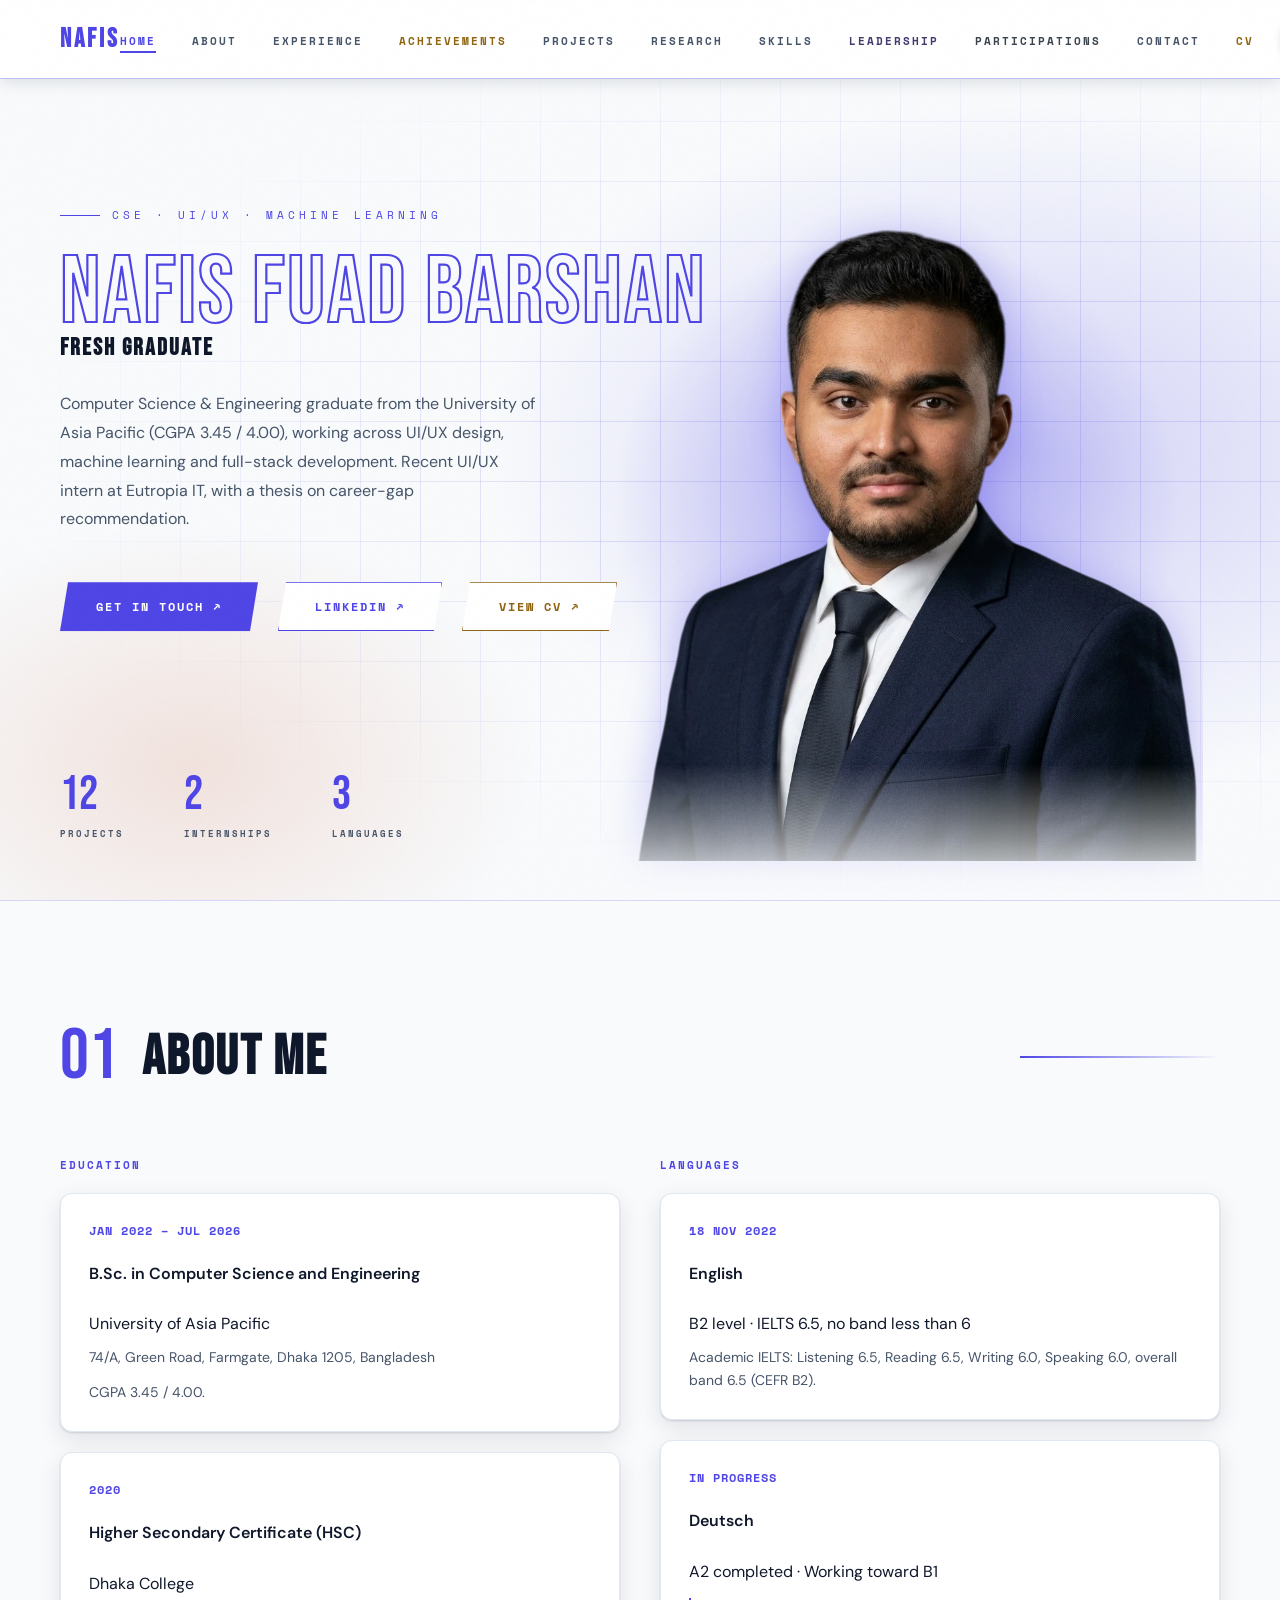
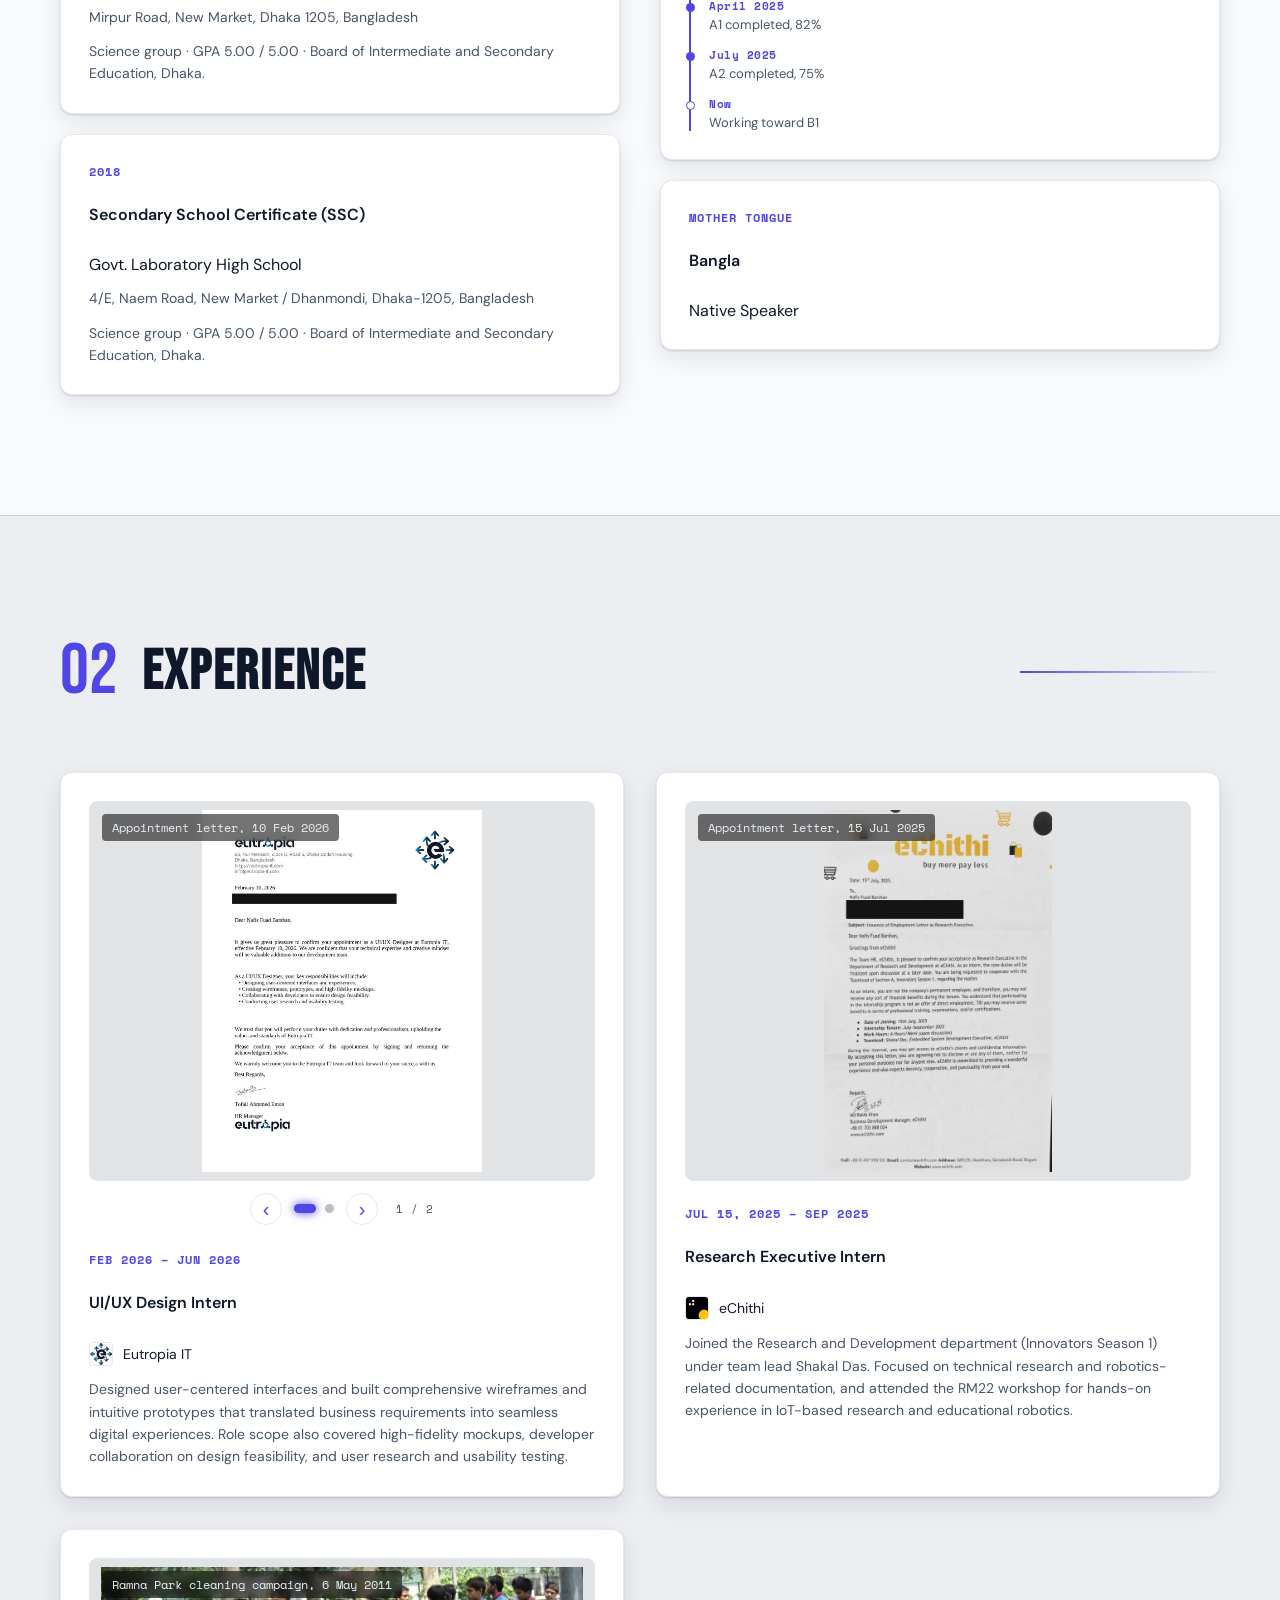
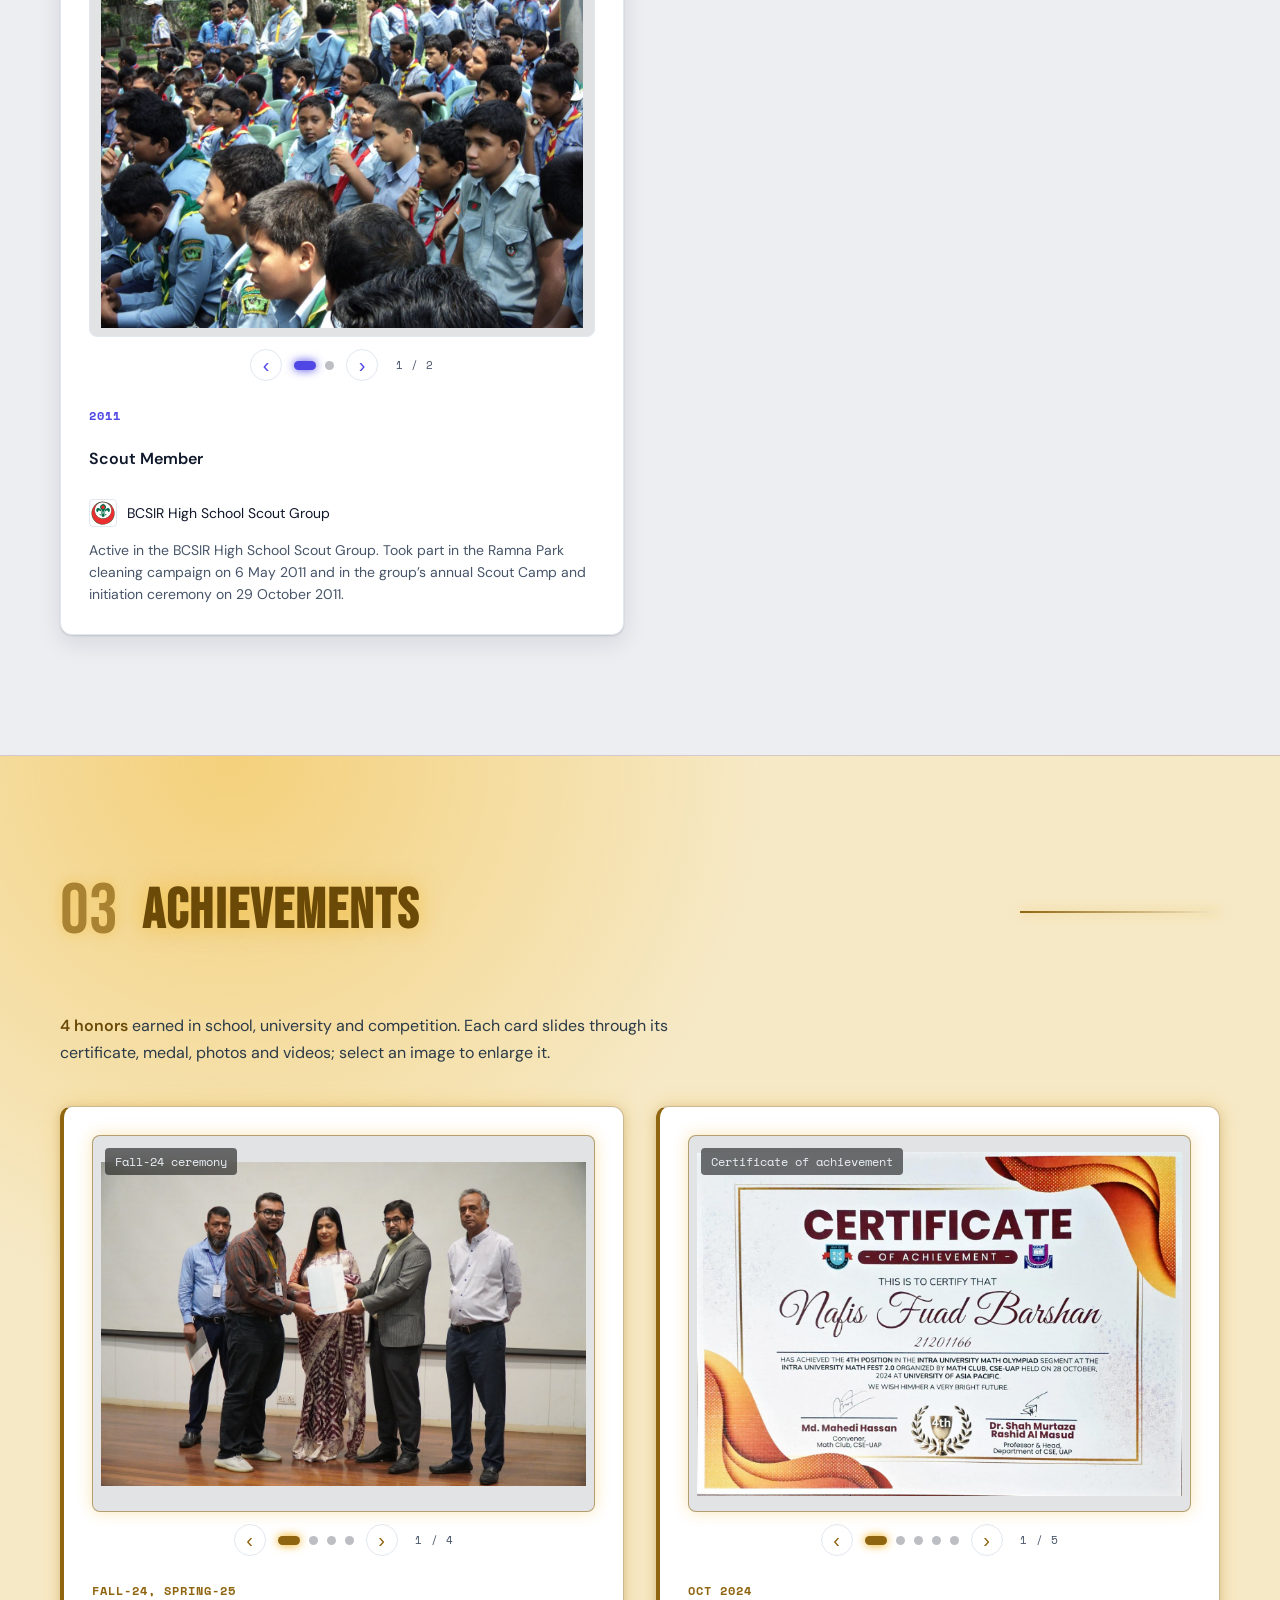
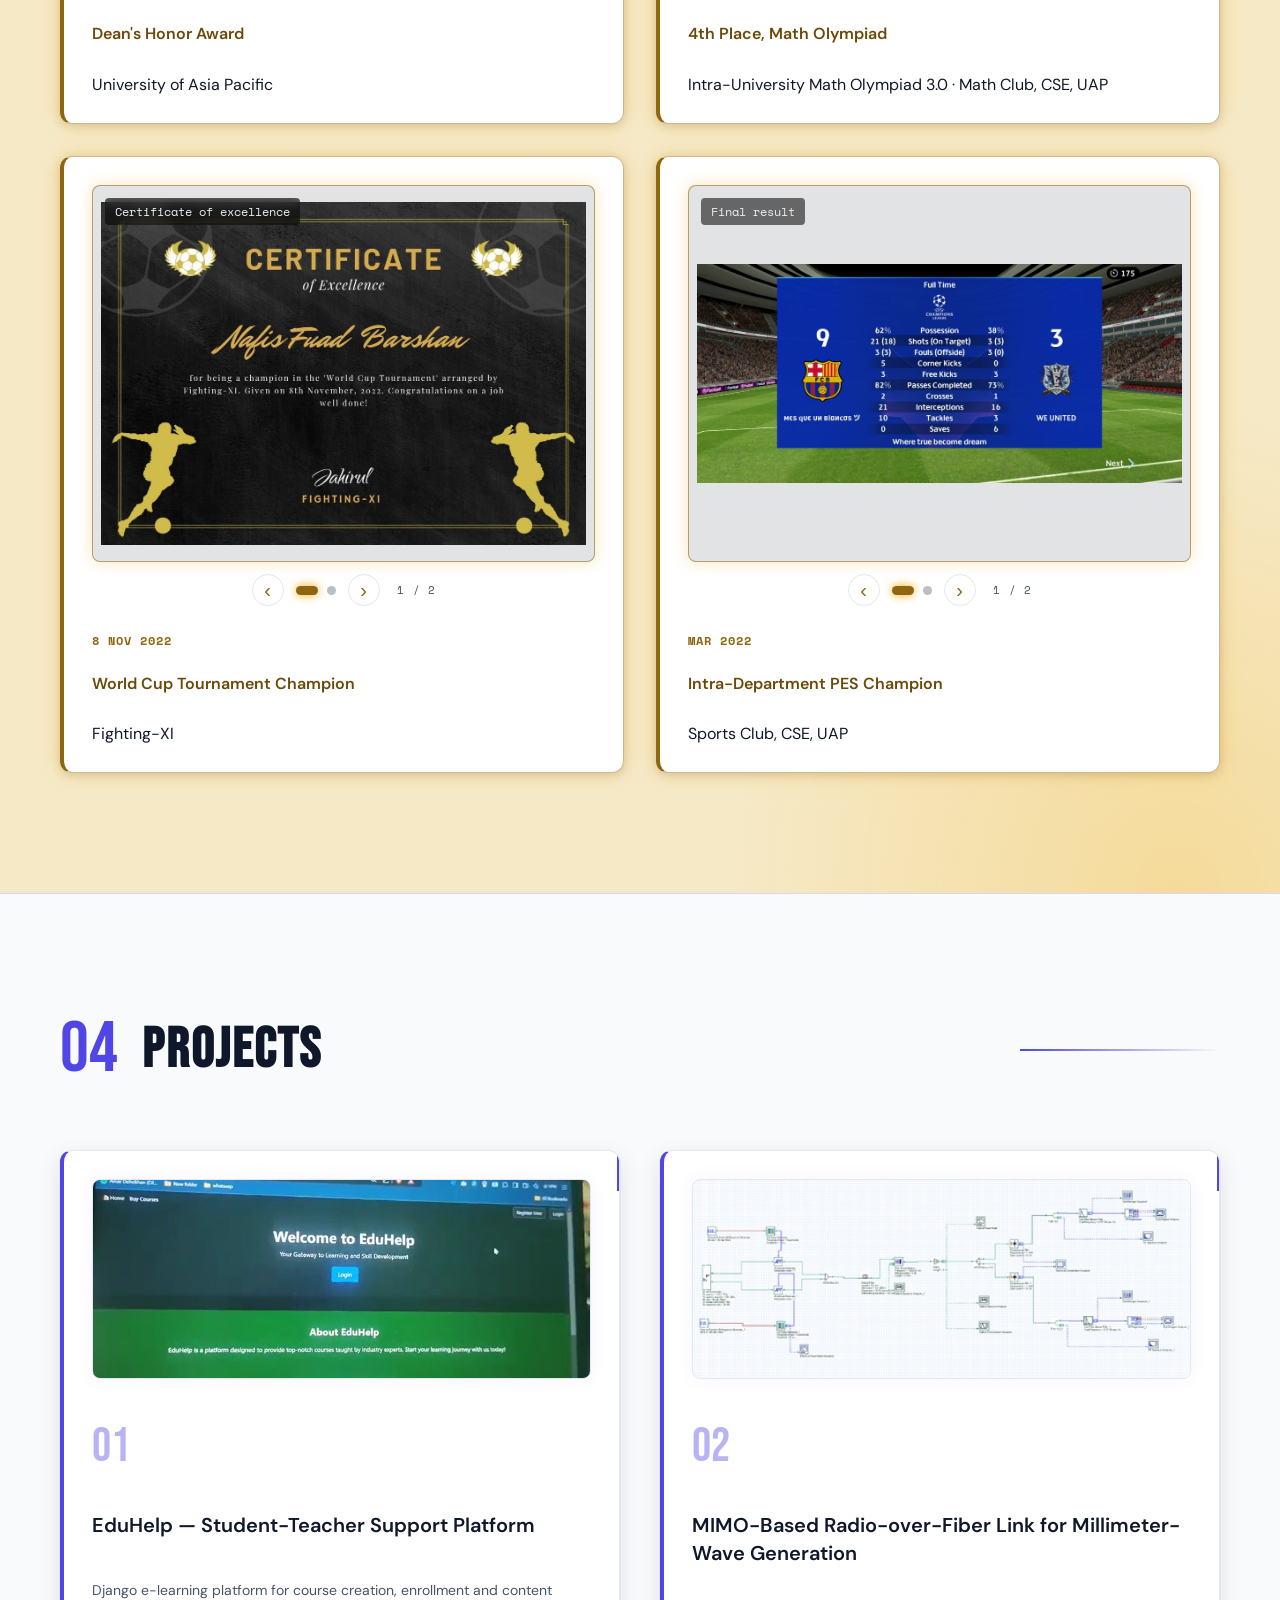
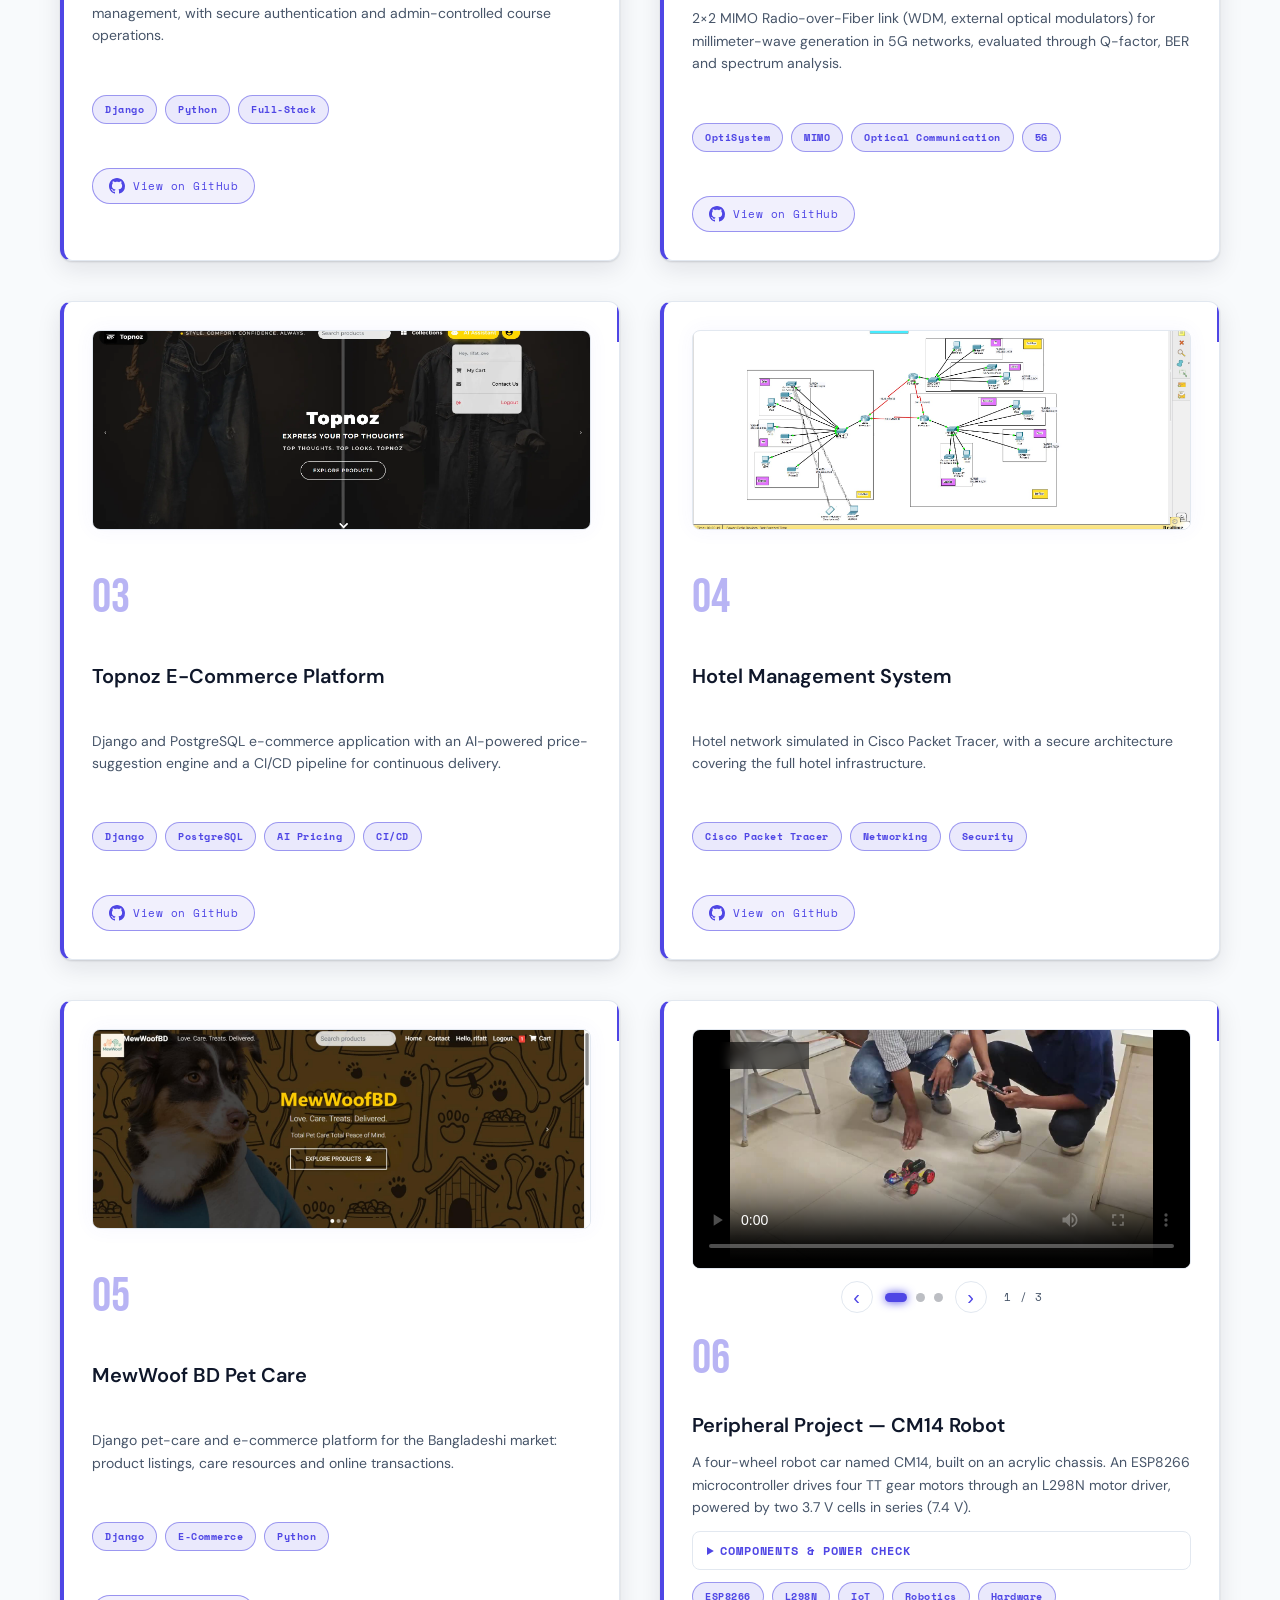
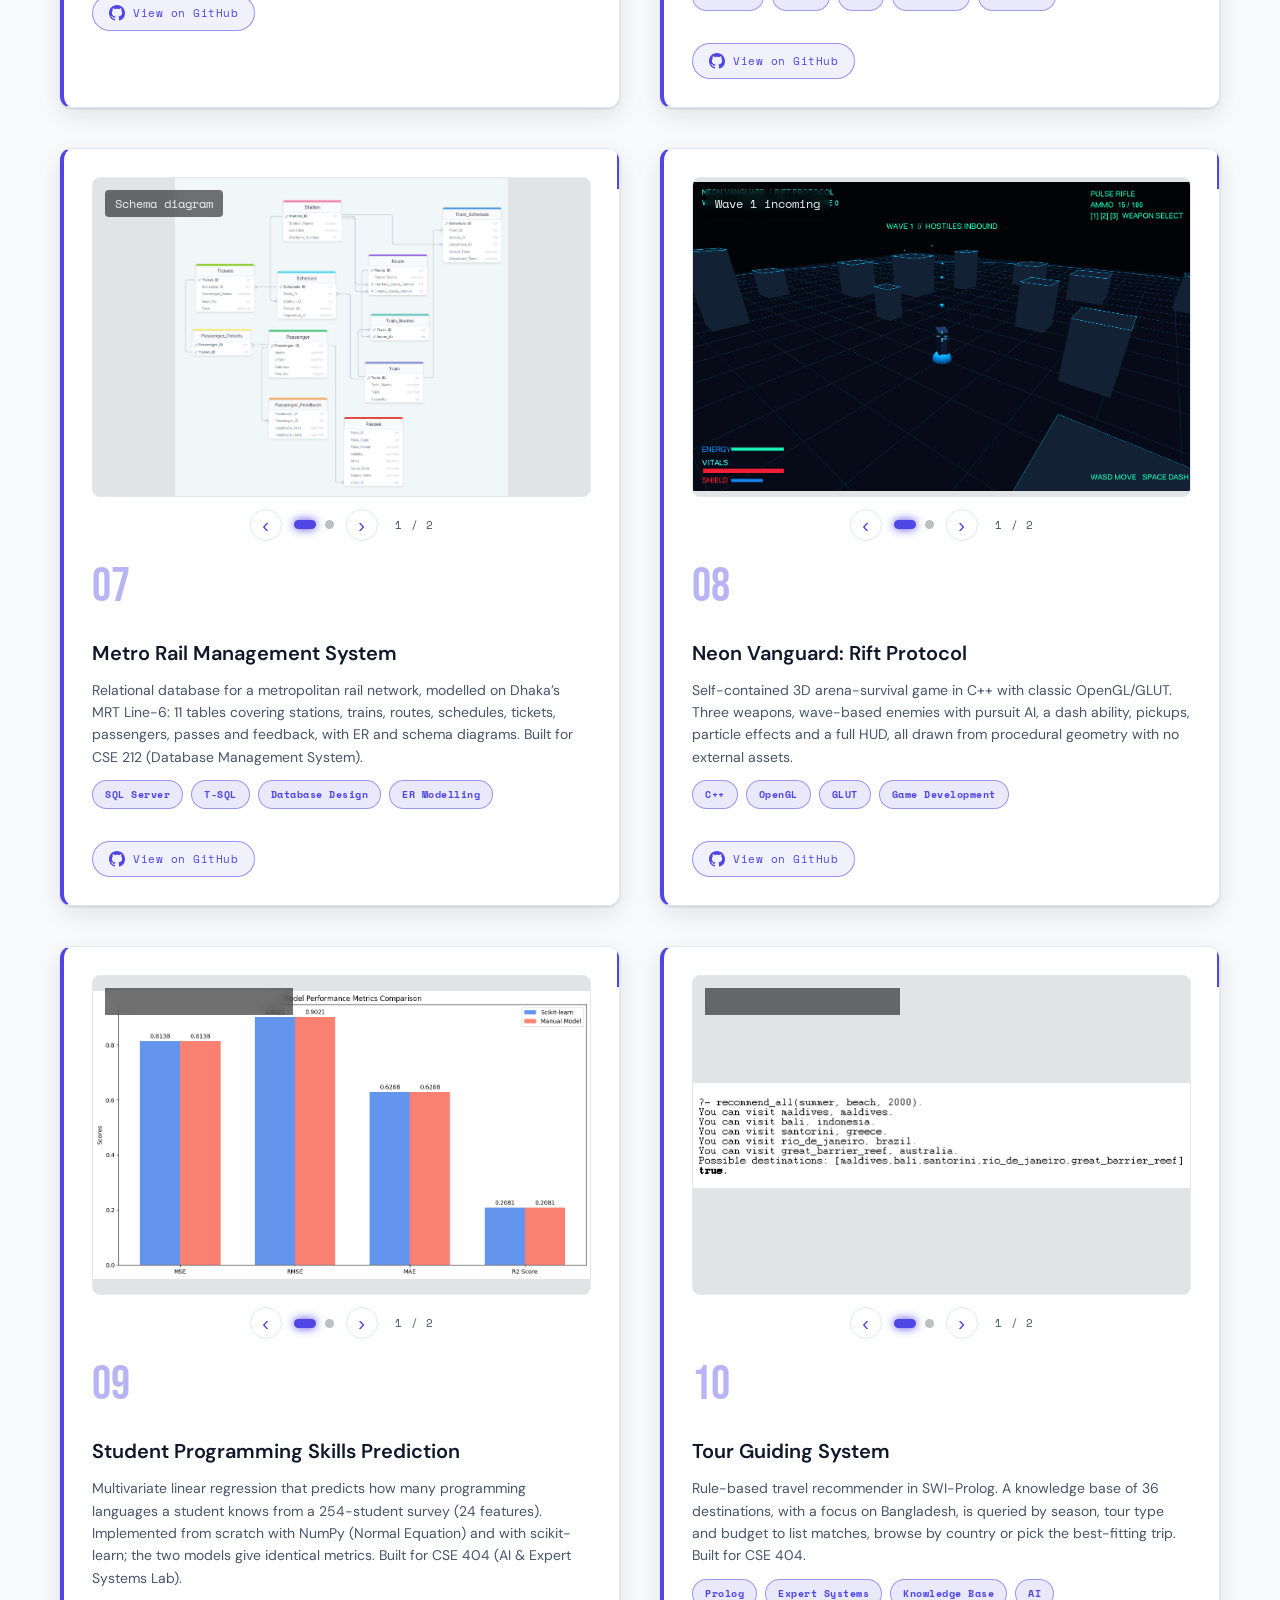
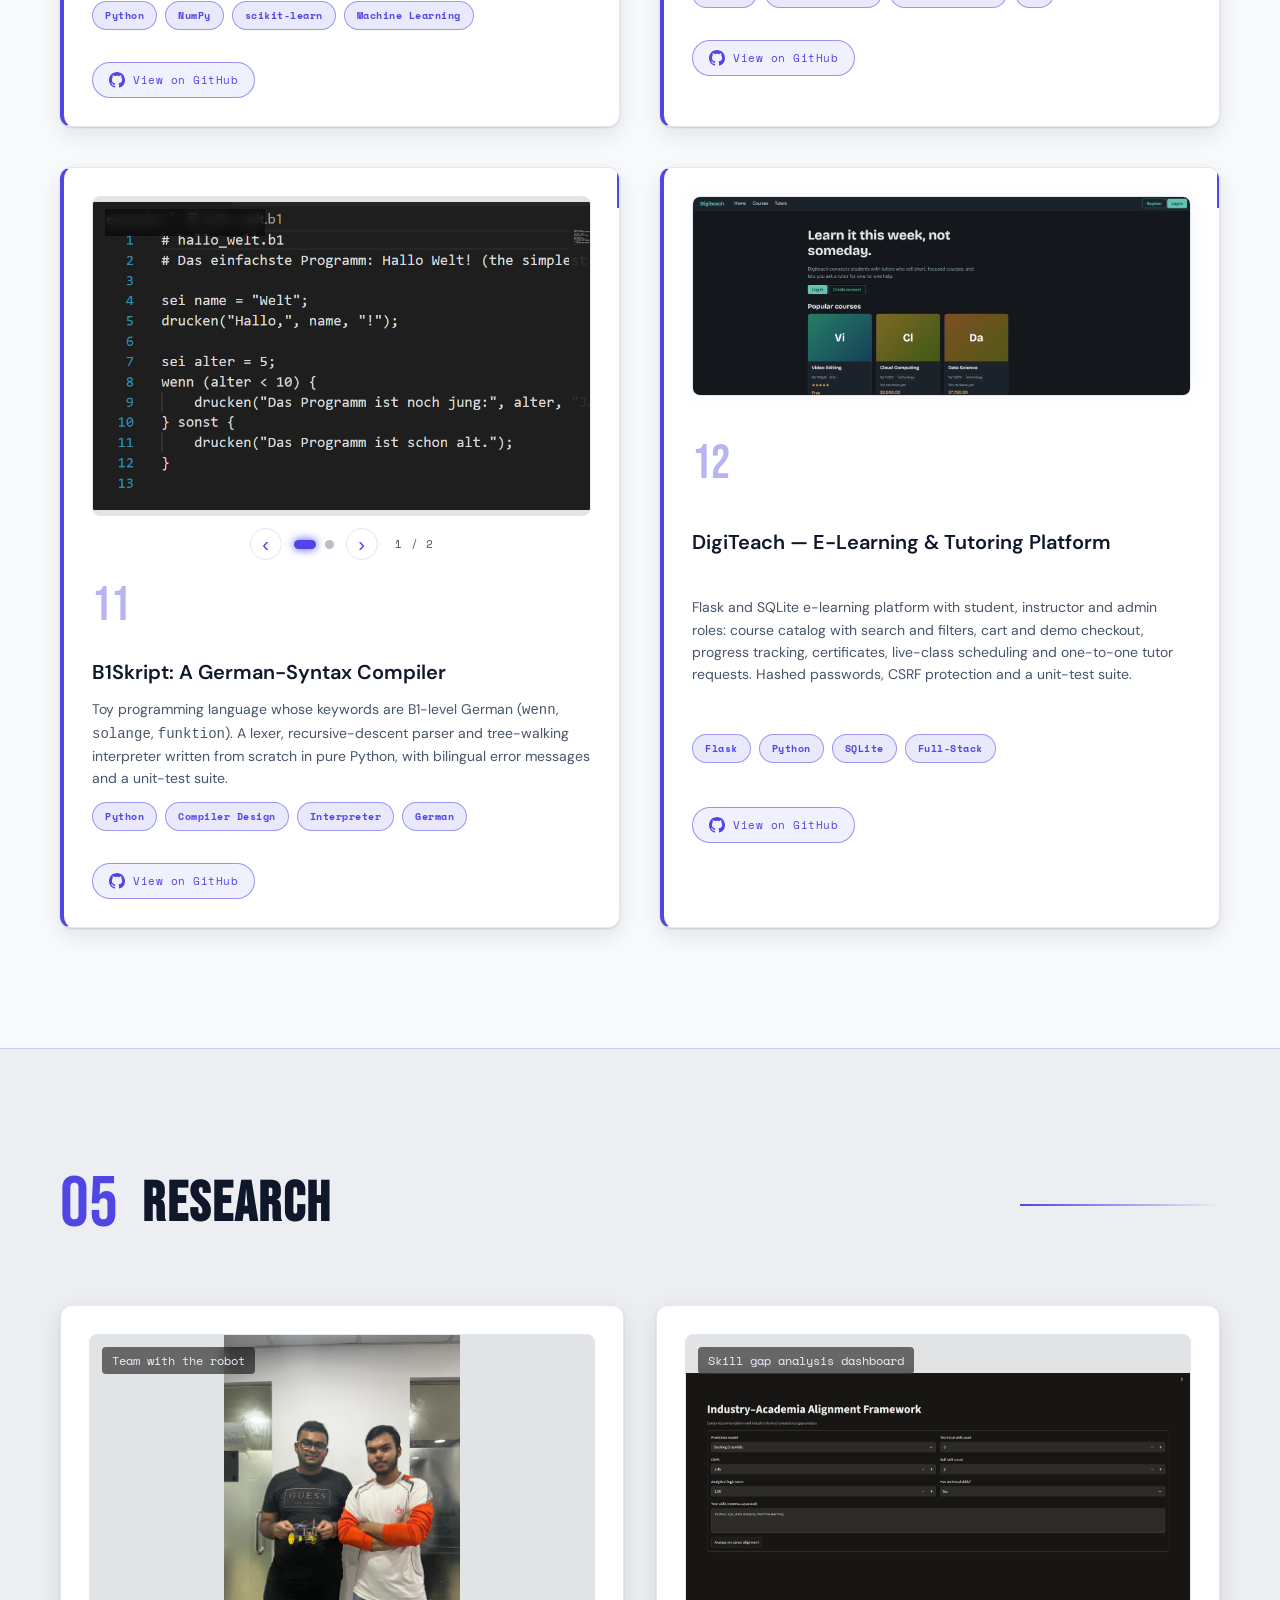
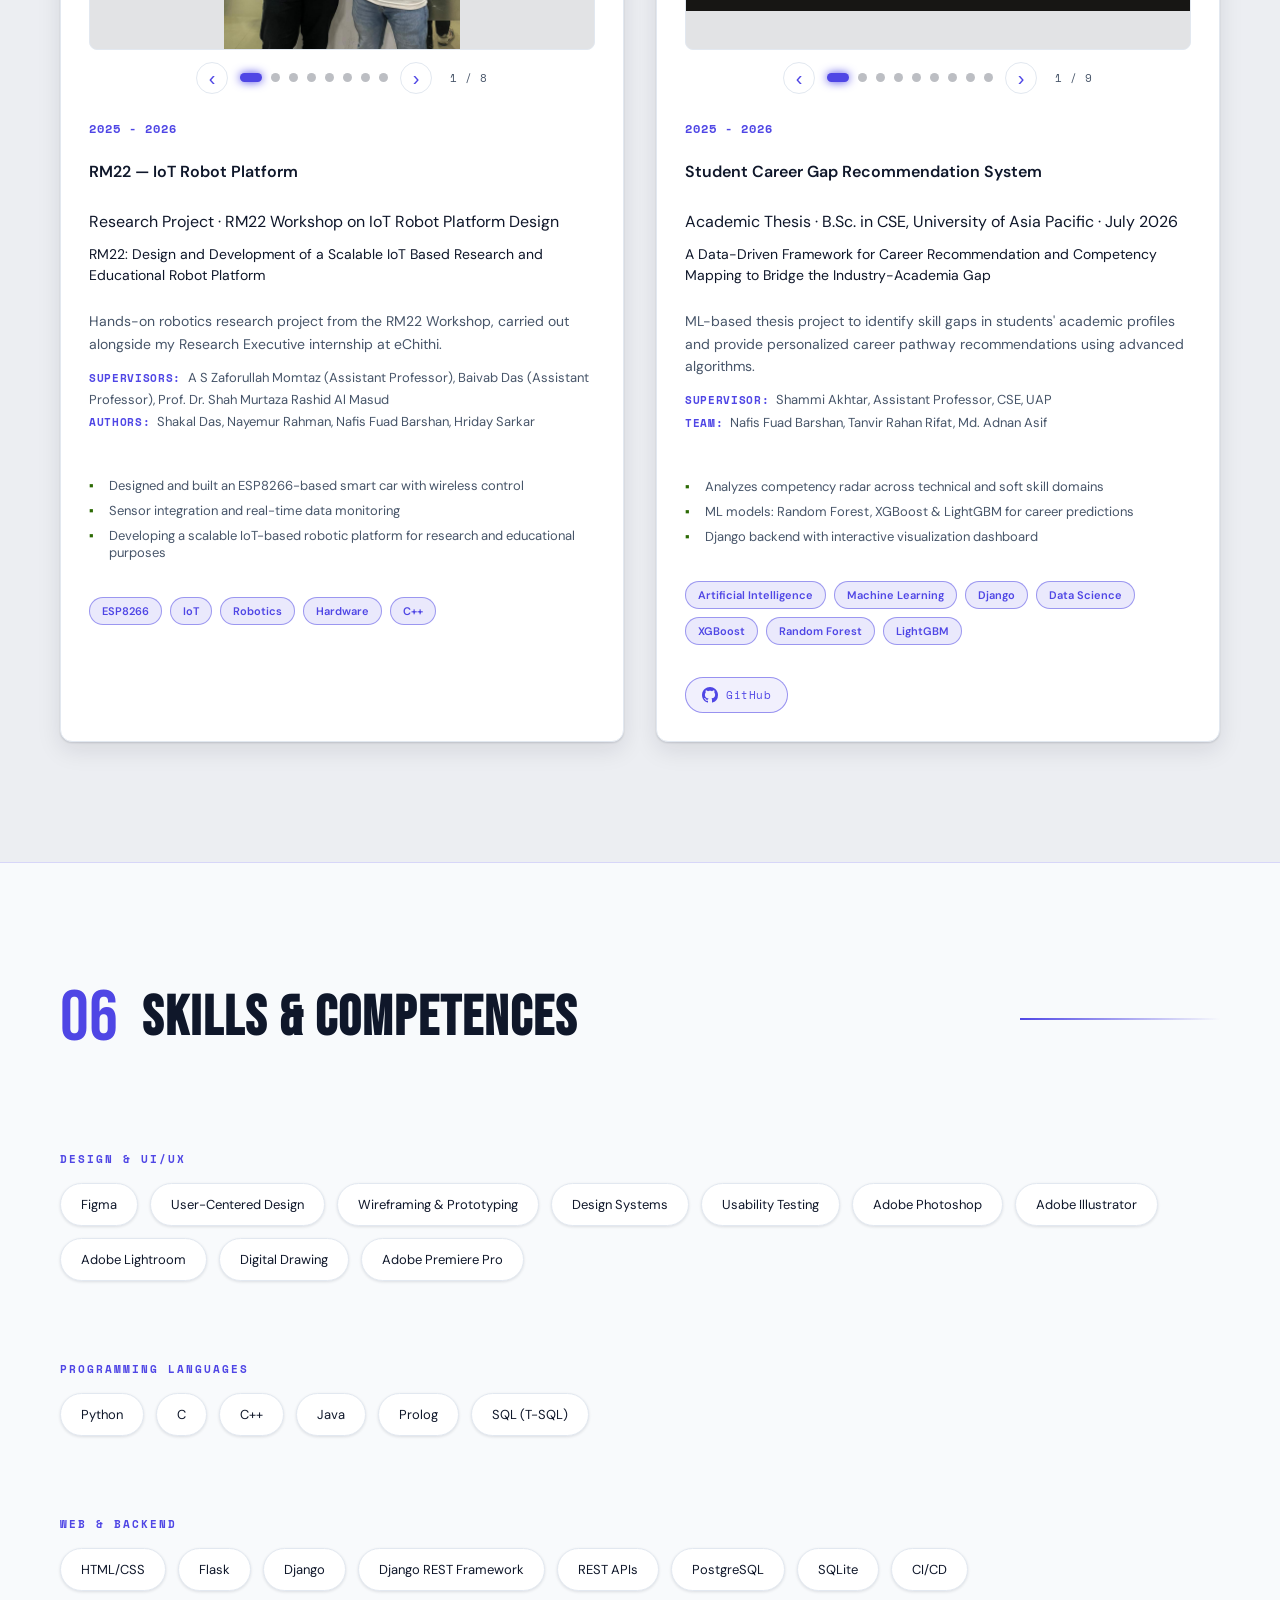
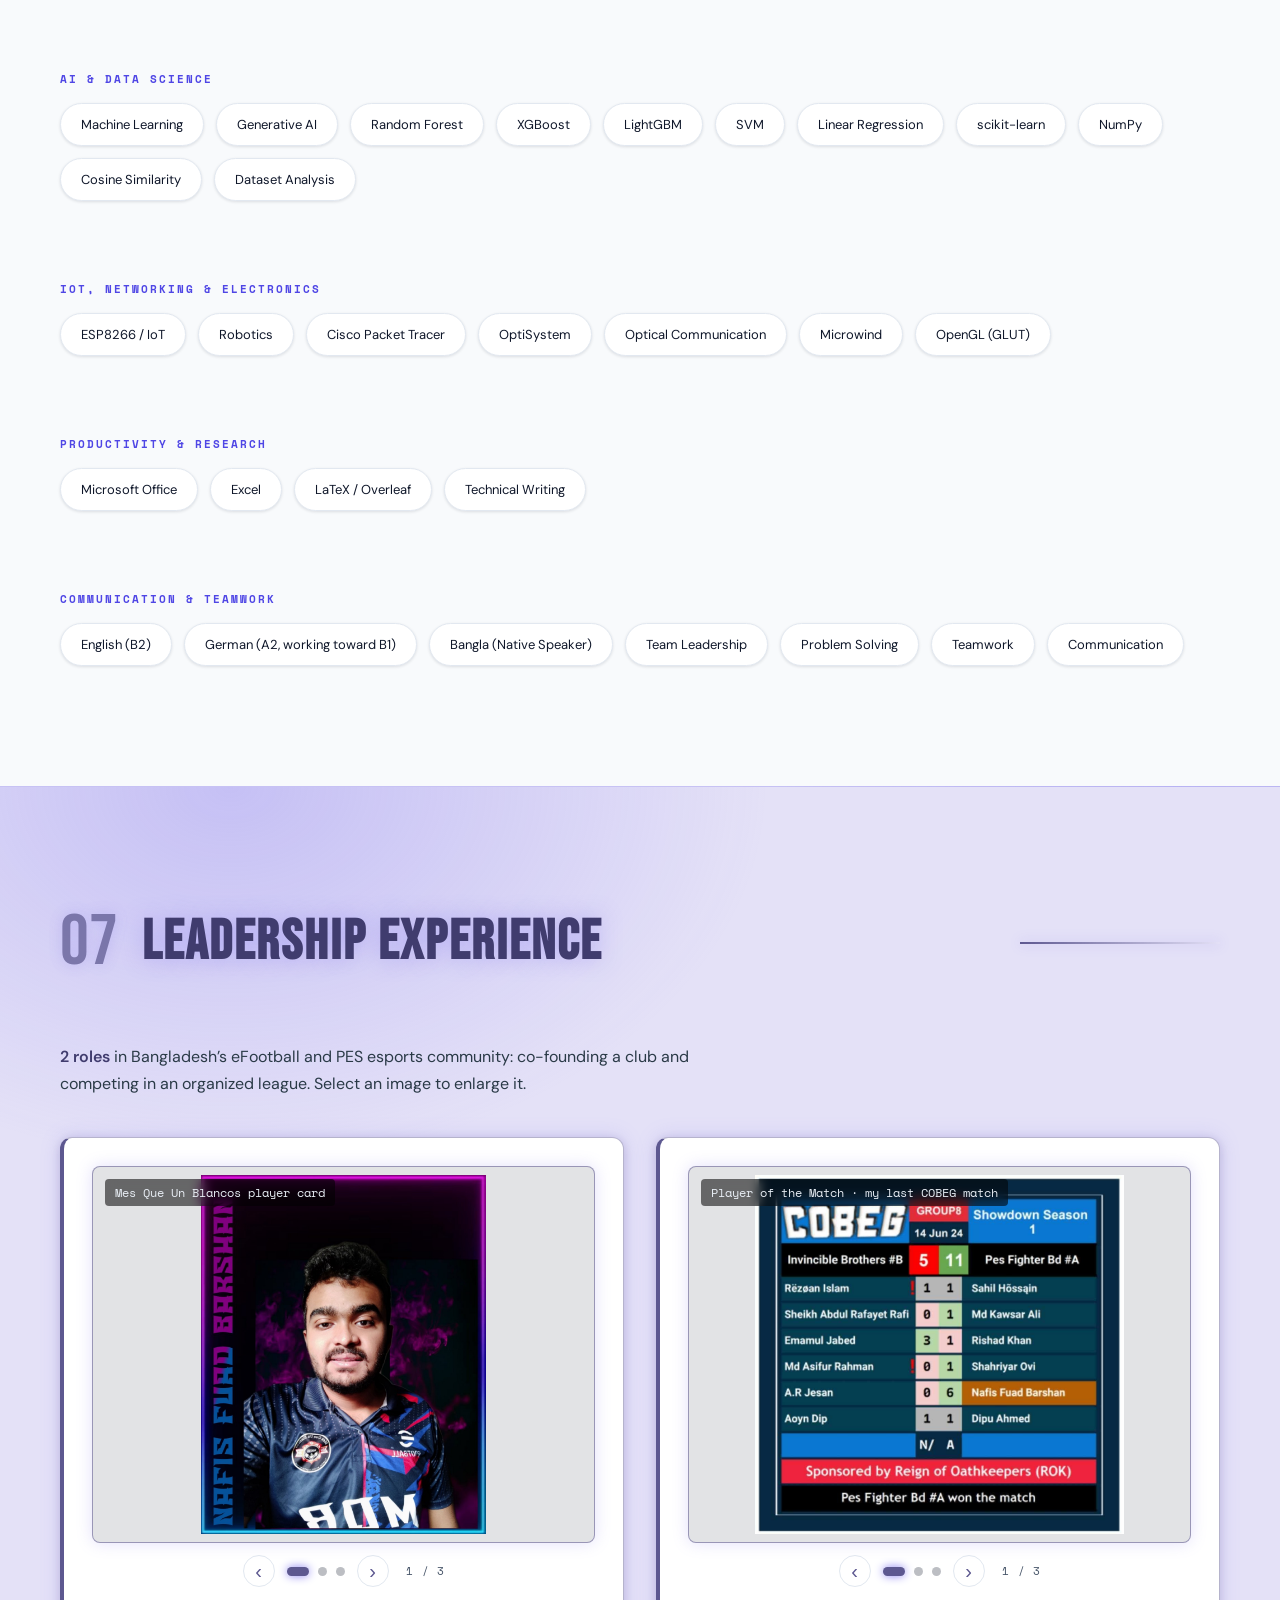
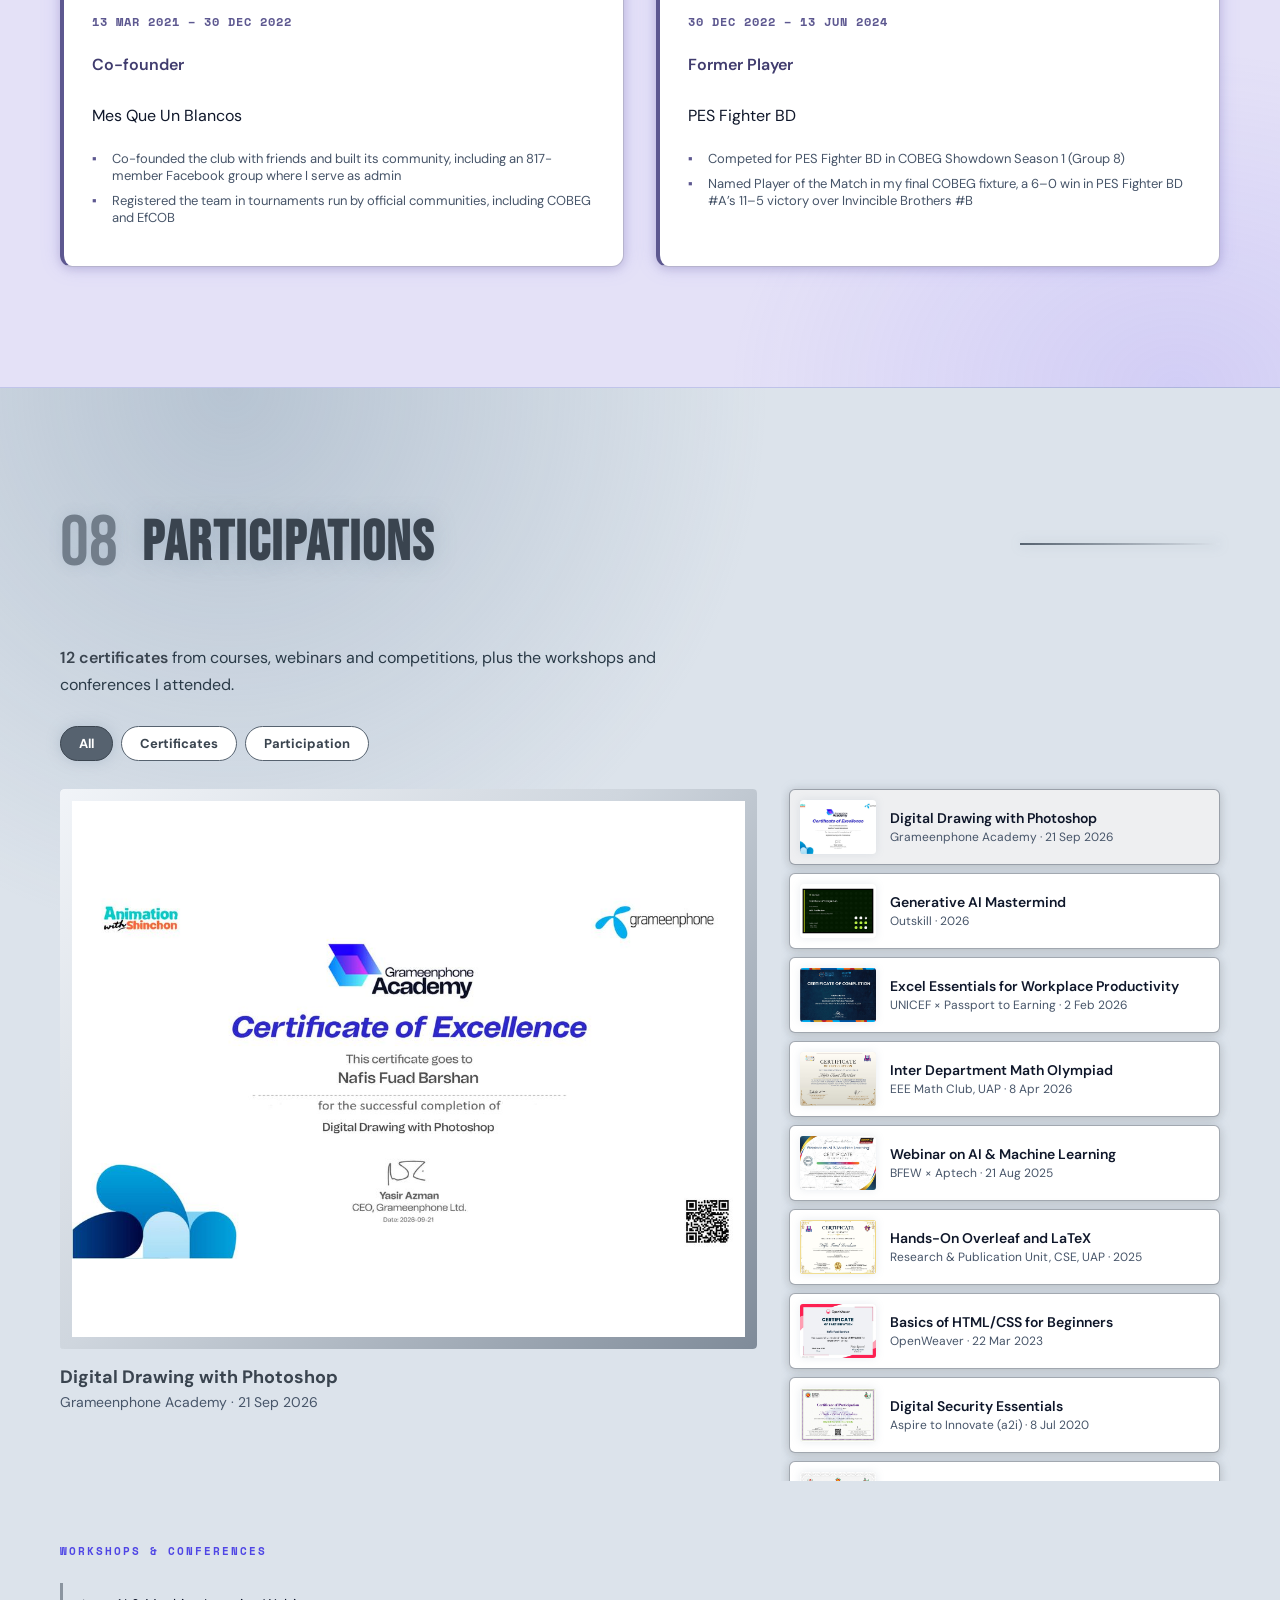
<file: index.html>
<!DOCTYPE html>
<html lang="en">
<head>
  <meta charset="UTF-8" />
  <meta name="viewport" content="width=device-width, initial-scale=1.0"/>
  <meta name="theme-color" content="#090D16">
  <title>Nafis Fuad Barshan | Portfolio</title>
  <link href="https://fonts.googleapis.com/css2?family=Bebas+Neue&family=Space+Mono:ital,wght@0,400;0,700;1,400&family=DM+Sans:wght@300;400;500;600&display=swap" rel="stylesheet">
  <script>(function(){var d=document.documentElement,m=null,t=null,T=['editorial','studio','botanical','amber'];try{m=localStorage.getItem('portfolio-mode');t=localStorage.getItem('portfolio-theme');if(m!=='light'&&m!=='dark'){var l=localStorage.getItem('theme');m=(l==='light'||l==='dark')?l:null}}catch(e){}if(m!=='light'&&m!=='dark')m=(window.matchMedia&&matchMedia('(prefers-color-scheme: dark)').matches)?'dark':'light';if(T.indexOf(t)<0)t='studio';d.setAttribute('data-mode',m);d.setAttribute('data-theme',t)})()</script>
  <link rel="stylesheet" href="themes.css">
  <link rel="stylesheet" href="style.css">
</head>
<body>

  <!-- NAVBAR -->
  <nav>
    <div class="nav-logo">Nafis</div>
    <button class="theme-toggle" id="themeToggle" type="button" aria-label="Switch to light mode" title="Switch to light mode">
      <svg class="icon-sun" viewBox="0 0 24 24" width="18" height="18" fill="none" stroke="currentColor" stroke-width="2" stroke-linecap="round" aria-hidden="true"><circle cx="12" cy="12" r="4"/><path d="M12 2v2M12 20v2M4.9 4.9l1.4 1.4M17.7 17.7l1.4 1.4M2 12h2M20 12h2M4.9 19.1l1.4-1.4M17.7 6.3l1.4-1.4"/></svg>
      <svg class="icon-moon" viewBox="0 0 24 24" width="18" height="18" fill="none" stroke="currentColor" stroke-width="2" stroke-linecap="round" stroke-linejoin="round" aria-hidden="true"><path d="M21 12.8A9 9 0 1 1 11.2 3a7 7 0 0 0 9.8 9.8z"/></svg>
    </button>
    <div class="theme-switcher">
      <button class="ts-btn" type="button" aria-haspopup="true" aria-expanded="false" aria-controls="themePop" aria-label="Colour theme" title="Colour theme"><svg viewBox="0 0 24 24" width="18" height="18" fill="none" stroke="currentColor" stroke-width="2" stroke-linecap="round" stroke-linejoin="round" aria-hidden="true"><path d="M12 3a9 9 0 1 0 0 18c1.1 0 2-.9 2-2 0-.5-.2-1-.5-1.3-.3-.4-.5-.8-.5-1.3 0-1.1.9-2 2-2h2.3A3.7 3.7 0 0 0 21 10.7C21 6.4 17 3 12 3z"/><circle cx="7.5" cy="11" r="1" fill="currentColor"/><circle cx="10.5" cy="7" r="1" fill="currentColor"/><circle cx="15" cy="7.5" r="1" fill="currentColor"/></svg></button>
      <div class="ts-pop" id="themePop" hidden>
        <div class="ts-title" id="themePopTitle">Colour theme</div>
        <div class="ts-list" role="radiogroup" aria-labelledby="themePopTitle">
          <button class="ts-opt" type="button" role="radio" aria-checked="false" data-theme-opt="editorial"><span class="ts-dots" aria-hidden="true"><i class="ts-dot bg"></i><i class="ts-dot ac"></i></span><span class="ts-name">Editorial</span><svg class="ts-check" viewBox="0 0 16 16" fill="none" stroke="currentColor" stroke-width="2.2" stroke-linecap="round" stroke-linejoin="round" aria-hidden="true"><path d="M3 8.5l3.2 3L13 4.5"/></svg></button>
          <button class="ts-opt" type="button" role="radio" aria-checked="false" data-theme-opt="studio"><span class="ts-dots" aria-hidden="true"><i class="ts-dot bg"></i><i class="ts-dot ac"></i></span><span class="ts-name">Precision Studio</span><svg class="ts-check" viewBox="0 0 16 16" fill="none" stroke="currentColor" stroke-width="2.2" stroke-linecap="round" stroke-linejoin="round" aria-hidden="true"><path d="M3 8.5l3.2 3L13 4.5"/></svg></button>
          <button class="ts-opt" type="button" role="radio" aria-checked="false" data-theme-opt="botanical"><span class="ts-dots" aria-hidden="true"><i class="ts-dot bg"></i><i class="ts-dot ac"></i></span><span class="ts-name">Botanical Sage</span><svg class="ts-check" viewBox="0 0 16 16" fill="none" stroke="currentColor" stroke-width="2.2" stroke-linecap="round" stroke-linejoin="round" aria-hidden="true"><path d="M3 8.5l3.2 3L13 4.5"/></svg></button>
          <button class="ts-opt" type="button" role="radio" aria-checked="false" data-theme-opt="amber"><span class="ts-dots" aria-hidden="true"><i class="ts-dot bg"></i><i class="ts-dot ac"></i></span><span class="ts-name">Cyber Amber</span><svg class="ts-check" viewBox="0 0 16 16" fill="none" stroke="currentColor" stroke-width="2.2" stroke-linecap="round" stroke-linejoin="round" aria-hidden="true"><path d="M3 8.5l3.2 3L13 4.5"/></svg></button>
        </div>
      </div>
    </div>
    <a class="view-switch" href="3d.html" aria-label="Switch to the 3D portfolio" title="Switch to the 3D portfolio"><svg viewBox="0 0 24 24" width="16" height="16" fill="none" stroke="currentColor" stroke-width="2" stroke-linejoin="round" aria-hidden="true"><path d="M12 2l9 5v10l-9 5-9-5V7z"/><path d="M12 12l9-5M12 12v10M12 12L3 7"/></svg><span>3D</span></a>
    <button class="nav-toggle" id="navToggle" aria-label="Toggle navigation">
      <span></span>
      <span></span>
      <span></span>
    </button>
    <ul class="nav-links" id="navLinks">
      <li><a href="#hero">Home</a></li>
      <li><a href="#about">About</a></li>
      <li><a href="#experience">Experience</a></li>
      <li><a href="#achievements" class="nav-gold">Achievements</a></li>
      <li><a href="#projects">Projects</a></li>
      <li><a href="#thesis">Research</a></li>
      <li><a href="#skills">Skills</a></li>
      <li><a href="#membership" class="nav-plat">Leadership</a></li>
      <li><a href="#participations" class="nav-silver">Participations</a></li>
      <li><a href="#contact">Contact</a></li>
      <li><a href="cv.html" class="nav-gold">CV</a></li>
    </ul>
  </nav>

  <!-- HERO SECTION -->
  <section id="hero">
    <div class="hero-bg"></div>
    <div class="hero-grid"></div>
    
    <div class="hero-content">
      <div class="hero-tag">CSE · UI/UX · Machine Learning</div>
      <div class="hero-name">
        <span>NAFIS Fuad Barshan</span>
        <em>Fresh Graduate</em>
      </div>
      <p class="hero-desc">
        Computer Science &amp; Engineering graduate from the University of Asia Pacific (CGPA 3.45 / 4.00), working across UI/UX design, machine learning and full-stack development. Recent UI/UX intern at Eutropia IT, with a thesis on career-gap recommendation.
      </p>
      <div class="hero-cta">
        <a href="https://www.instagram.com/n.f.barshan/" class="btn-primary">Get In Touch ↗</a>
        <a href="https://www.linkedin.com/in/nafis-fuad-barshan-46b5301a5/" class="btn-ghost">LinkedIn ↗</a>
        <a href="cv.html" class="btn-ghost" style="border-color:var(--gold);color:var(--gold)">View CV ↗</a>
      </div>
    </div>

    <div class="hero-stats">
      <div class="stat-item">
        <div class="stat-num">12</div>
        <div class="stat-label">Projects</div>
      </div>
      <div class="stat-item">
        <div class="stat-num">2</div>
        <div class="stat-label">Internships</div>
      </div>
      <div class="stat-item">
        <div class="stat-num">3</div>
        <div class="stat-label">Languages</div>
      </div>
    </div>

    <div class="hero-image reveal">
      <img src="profile-cutout.webp" alt="Nafis Fuad Barshan" class="profile-img" width="922" height="1152">
    </div>
  </section>









  <!-- ABOUT SECTION -->
  <section id="about">
    <div class="section-header reveal">
      <span class="section-num">01</span>
      <h2 class="section-title">About Me</h2>
      <div class="section-line"></div>
    </div>
    
    <div class="about-cols">

      <!-- LEFT: Education -->
      <div class="about-col">
        <div class="about-title reveal">Education</div>
        <div class="thesis-grid exp-grid reveal">
          <div class="thesis-item">
            <div class="thesis-content">
              <div class="thesis-period">Jan 2022 – Jul 2026</div>
              <div class="thesis-title">B.Sc. in Computer Science and Engineering</div>
              <div class="thesis-subtitle">University of Asia Pacific</div>
              <div class="thesis-desc edu-loc">74/A, Green Road, Farmgate, Dhaka 1205, Bangladesh</div>
              <div class="thesis-desc">CGPA 3.45 / 4.00.</div>
            </div>
          </div>
          <div class="thesis-item">
            <div class="thesis-content">
              <div class="thesis-period">2020</div>
              <div class="thesis-title">Higher Secondary Certificate (HSC)</div>
              <div class="thesis-subtitle">Dhaka College</div>
              <div class="thesis-desc edu-loc">Mirpur Road, New Market, Dhaka 1205, Bangladesh</div>
              <div class="thesis-desc">Science group · GPA 5.00 / 5.00 · Board of Intermediate and Secondary Education, Dhaka.</div>
            </div>
          </div>
          <div class="thesis-item">
            <div class="thesis-content">
              <div class="thesis-period">2018</div>
              <div class="thesis-title">Secondary School Certificate (SSC)</div>
              <div class="thesis-subtitle">Govt. Laboratory High School</div>
              <div class="thesis-desc edu-loc">4/E, Naem Road, New Market / Dhanmondi, Dhaka-1205, Bangladesh</div>
              <div class="thesis-desc">Science group · GPA 5.00 / 5.00 · Board of Intermediate and Secondary Education, Dhaka.</div>
            </div>
          </div>
        </div>
      </div>

      <!-- RIGHT: Languages -->
      <div class="about-col">
        <div class="about-title reveal">Languages</div>
        <div class="thesis-grid exp-grid reveal">
          <div class="thesis-item">
            <div class="thesis-content">
              <div class="thesis-period">18 Nov 2022</div>
              <div class="thesis-title">English</div>
              <div class="thesis-subtitle">B2 level · IELTS 6.5, no band less than 6</div>
              <div class="thesis-desc">Academic IELTS: Listening 6.5, Reading 6.5, Writing 6.0, Speaking 6.0, overall band 6.5 (CEFR B2).</div>
            </div>
          </div>
          <div class="thesis-item">
            <div class="thesis-content">
              <div class="thesis-period">In progress</div>
              <div class="thesis-title">Deutsch</div>
              <div class="thesis-subtitle">A2 completed · Working toward B1</div>
              <ol class="lang-tl"><li><time datetime="2025-04">April 2025</time><span>A1 completed, 82%</span></li><li><time datetime="2025-07">July 2025</time><span>A2 completed, 75%</span></li><li class="now"><time>Now</time><span>Working toward B1</span></li></ol>
            </div>
          </div>
          <div class="thesis-item">
            <div class="thesis-content">
              <div class="thesis-period">Mother tongue</div>
              <div class="thesis-title">Bangla</div>
              <div class="thesis-subtitle">Native Speaker</div>
            </div>
          </div>
        </div>
      </div>

    </div>
  </section>

  <!-- EXPERIENCE SECTION -->
  <section id="experience">
    <div class="section-header reveal">
      <span class="section-num">02</span>
      <h2 class="section-title">Experience</h2>
      <div class="section-line"></div>
    </div>

    <div class="thesis-grid exp-grid reveal">
      <div class="thesis-item">
        <div class="thesis-images-gallery gallery-contain exp-gallery" data-gallery="5000"><img src="docs/eutropia-appointment.jpg" alt="Eutropia IT appointment letter, 10 February 2026" data-doc="docs/eutropia-appointment.jpg" data-alt="Eutropia IT appointment letter, 10 February 2026" data-cap="Appointment letter, 10 Feb 2026" class="thesis-gallery-img thesis-gallery-active"><img src="docs/eutropia-certificate.jpg" alt="Eutropia IT certificate of experience, 8 June 2026" data-doc="docs/eutropia-certificate.jpg" data-alt="Eutropia IT certificate of experience, 8 June 2026" data-cap="Experience certificate, 8 Jun 2026" class="thesis-gallery-img" loading="lazy"><div class="thesis-gallery-cap" aria-live="polite"></div><div class="thesis-gallery-dots"><span class="thesis-gallery-dot thesis-dot-active" role="button" aria-label="Item 1"></span><span class="thesis-gallery-dot" role="button" aria-label="Item 2"></span></div></div>
        <div class="thesis-content">
          <div class="thesis-period">Feb 2026 – Jun 2026</div>
          <div class="thesis-title">UI/UX Design Intern</div>
          <div class="thesis-subtitle exp-company-line"><img class="exp-mini-logo" src="eutropia.jpg" alt="" width="24" height="24"> Eutropia IT</div>
          <div class="thesis-desc">Designed user-centered interfaces and built comprehensive wireframes and intuitive prototypes that translated business requirements into seamless digital experiences. Role scope also covered high-fidelity mockups, developer collaboration on design feasibility, and user research and usability testing.</div>
        </div>
      </div>
      <div class="thesis-item">
        <div class="thesis-images-gallery gallery-contain exp-gallery" data-gallery="5000"><img src="docs/echithi-appointment.jpg" alt="eChithi appointment letter, 15 July 2025 (personal details redacted)" data-doc="docs/echithi-appointment.jpg" data-alt="eChithi appointment letter, 15 July 2025 (personal details redacted)" data-cap="Appointment letter, 15 Jul 2025" class="thesis-gallery-img thesis-gallery-active"><div class="thesis-gallery-cap" aria-live="polite"></div></div>
        <div class="thesis-content">
          <div class="thesis-period">Jul 15, 2025 – Sep 2025</div>
          <div class="thesis-title">Research Executive Intern</div>
          <div class="thesis-subtitle exp-company-line"><img class="exp-mini-logo" src="eChithi.jpg" alt="" width="24" height="24"> eChithi</div>
          <div class="thesis-desc">Joined the Research and Development department (Innovators Season 1) under team lead Shakal Das. Focused on technical research and robotics-related documentation, and attended the RM22 workshop for hands-on experience in IoT-based research and educational robotics.</div>
        </div>
      </div>
      <div class="thesis-item">
        <div class="thesis-images-gallery gallery-contain exp-gallery" data-gallery="5000"><img src="media/scout-ramna-park.jpg" alt="Scouts seated at the Ramna Park cleaning campaign, 6 May 2011" data-doc="media/scout-ramna-park.jpg" data-alt="Scouts seated at the Ramna Park cleaning campaign, 6 May 2011" data-cap="Ramna Park cleaning campaign, 6 May 2011" class="thesis-gallery-img thesis-gallery-active"><img src="certs/scout.jpg" alt="BCSIR High School Scout Group certificate, 29 October 2011" data-doc="certs/scout.jpg" data-alt="BCSIR High School Scout Group certificate, 29 October 2011" data-cap="Scout certificate, Scout Camp and Initiation, 29 Oct 2011" class="thesis-gallery-img" loading="lazy"><div class="thesis-gallery-cap" aria-live="polite"></div><div class="thesis-gallery-dots"><span class="thesis-gallery-dot thesis-dot-active" role="button" aria-label="Item 1"></span><span class="thesis-gallery-dot" role="button" aria-label="Item 2"></span></div></div>
        <div class="thesis-content">
          <div class="thesis-period">2011</div>
          <div class="thesis-title">Scout Member</div>
          <div class="thesis-subtitle exp-company-line"><img class="exp-mini-logo" src="Bangladesh_Scouts_Logo.svg" alt="" width="24" height="24"> BCSIR High School Scout Group</div>
          <div class="thesis-desc">Active in the BCSIR High School Scout Group. Took part in the Ramna Park cleaning campaign on 6 May 2011 and in the group’s annual Scout Camp and initiation ceremony on 29 October 2011.</div>
        </div>
      </div>
    </div>
  </section>


  <!-- EduHelp Project moved to Projects Section -->

  
  <section id="achievements">
    <div class="section-header reveal"><span class="section-num">03</span><h2 class="section-title">Achievements</h2><div class="section-line"></div></div>
    <p class="ach-intro reveal"><b><span id="honorCount"></span> honors</b> earned in school, university and competition. Each card slides through its certificate, medal, photos and videos; select an image to enlarge it.</p>
    <div id="honorsMount" class="reveal"></div>
    <dialog id="achLightbox" aria-label="Image preview"><button class="ach-close" aria-label="Close">✕</button><img id="achLbImg" alt=""></dialog>
  </section>

  <!-- PROJECTS SECTION -->
  <section id="projects">
    <div class="section-header reveal">
      <span class="section-num">04</span>
      <h2 class="section-title">Projects</h2>
      <div class="section-line"></div>
    </div>

    <div class="projects-grid reveal">
      <div class="project-card">
        <div class="project-accent"></div>
        <div class="project-image">
          <img src="eduhelp.png" alt="EduHelp — Student-Teacher Support Platform">
        </div>
        <div class="project-num">01</div>
        <div class="project-title">EduHelp — Student-Teacher Support Platform</div>
        <div class="project-desc">Django e-learning platform for course creation, enrollment and content management, with secure authentication and admin-controlled course operations.</div>
        <div class="project-tech">
          <span class="tech-tag">Django</span>
          <span class="tech-tag">Python</span>
          <span class="tech-tag">Full-Stack</span>
        </div>
          <div class="project-links"><a class="project-link" href="https://github.com/NafisFuadBarshan/EduHelp/" target="_blank" rel="noopener noreferrer"><svg class="gh-ico" width="16" height="16" viewBox="0 0 16 16" aria-hidden="true" fill="currentColor"><path d="M8 0C3.58 0 0 3.58 0 8c0 3.54 2.29 6.53 5.47 7.59.4.07.55-.17.55-.38 0-.19-.01-.82-.01-1.49-2.01.37-2.53-.49-2.69-.94-.09-.23-.48-.94-.82-1.13-.28-.15-.68-.52-.01-.53.63-.01 1.08.58 1.23.82.72 1.21 1.87.87 2.33.66.07-.52.28-.87.51-1.07-1.78-.2-3.64-.89-3.64-3.95 0-.87.31-1.59.82-2.15-.08-.2-.36-1.02.08-2.12 0 0 .67-.21 2.2.82.64-.18 1.32-.27 2-.27.68 0 1.36.09 2 .27 1.53-1.04 2.2-.82 2.2-.82.44 1.1.16 1.92.08 2.12.51.56.82 1.27.82 2.15 0 3.07-1.87 3.75-3.65 3.95.29.25.54.73.54 1.48 0 1.07-.01 1.93-.01 2.2 0 .21.15.46.55.38A8.01 8.01 0 0016 8c0-4.42-3.58-8-8-8z"/></svg><span>View on GitHub</span></a></div>
      </div>

      <div class="project-card">
        <div class="project-accent"></div>
        <div class="project-image">
          <img src="MIMO.png" alt="MIMO-Based Radio-over-Fiber Link">
        </div>
        <div class="project-num">02</div>
        <div class="project-title">MIMO-Based Radio-over-Fiber Link for Millimeter-Wave Generation</div>
        <div class="project-desc">2×2 MIMO Radio-over-Fiber link (WDM, external optical modulators) for millimeter-wave generation in 5G networks, evaluated through Q-factor, BER and spectrum analysis.</div>
        <div class="project-tech">
          <span class="tech-tag">OptiSystem</span>
          <span class="tech-tag">MIMO</span>
          <span class="tech-tag">Optical Communication</span>
          <span class="tech-tag">5G</span>
        </div>
          <div class="project-links"><a class="project-link" href="https://github.com/NafisFuadBarshan/rof-link-external-modulator-mimo" target="_blank" rel="noopener noreferrer"><svg class="gh-ico" width="16" height="16" viewBox="0 0 16 16" aria-hidden="true" fill="currentColor"><path d="M8 0C3.58 0 0 3.58 0 8c0 3.54 2.29 6.53 5.47 7.59.4.07.55-.17.55-.38 0-.19-.01-.82-.01-1.49-2.01.37-2.53-.49-2.69-.94-.09-.23-.48-.94-.82-1.13-.28-.15-.68-.52-.01-.53.63-.01 1.08.58 1.23.82.72 1.21 1.87.87 2.33.66.07-.52.28-.87.51-1.07-1.78-.2-3.64-.89-3.64-3.95 0-.87.31-1.59.82-2.15-.08-.2-.36-1.02.08-2.12 0 0 .67-.21 2.2.82.64-.18 1.32-.27 2-.27.68 0 1.36.09 2 .27 1.53-1.04 2.2-.82 2.2-.82.44 1.1.16 1.92.08 2.12.51.56.82 1.27.82 2.15 0 3.07-1.87 3.75-3.65 3.95.29.25.54.73.54 1.48 0 1.07-.01 1.93-.01 2.2 0 .21.15.46.55.38A8.01 8.01 0 0016 8c0-4.42-3.58-8-8-8z"/></svg><span>View on GitHub</span></a></div>
      </div>

      <div class="project-card">
        <div class="project-accent"></div>
        <div class="project-image">
          <img src="TopNoz.webp" alt="Topnoz E-Commerce Platform">
        </div>
        <div class="project-num">03</div>
        <div class="project-title">Topnoz E-Commerce Platform</div>
        <div class="project-desc">Django and PostgreSQL e-commerce application with an AI-powered price-suggestion engine and a CI/CD pipeline for continuous delivery.</div>
        <div class="project-tech">
          <span class="tech-tag">Django</span>
          <span class="tech-tag">PostgreSQL</span>
          <span class="tech-tag">AI Pricing</span>
          <span class="tech-tag">CI/CD</span>
        </div>
          <div class="project-links"><a class="project-link" href="https://github.com/NafisFuadBarshan/TopNoz" target="_blank" rel="noopener noreferrer"><svg class="gh-ico" width="16" height="16" viewBox="0 0 16 16" aria-hidden="true" fill="currentColor"><path d="M8 0C3.58 0 0 3.58 0 8c0 3.54 2.29 6.53 5.47 7.59.4.07.55-.17.55-.38 0-.19-.01-.82-.01-1.49-2.01.37-2.53-.49-2.69-.94-.09-.23-.48-.94-.82-1.13-.28-.15-.68-.52-.01-.53.63-.01 1.08.58 1.23.82.72 1.21 1.87.87 2.33.66.07-.52.28-.87.51-1.07-1.78-.2-3.64-.89-3.64-3.95 0-.87.31-1.59.82-2.15-.08-.2-.36-1.02.08-2.12 0 0 .67-.21 2.2.82.64-.18 1.32-.27 2-.27.68 0 1.36.09 2 .27 1.53-1.04 2.2-.82 2.2-.82.44 1.1.16 1.92.08 2.12.51.56.82 1.27.82 2.15 0 3.07-1.87 3.75-3.65 3.95.29.25.54.73.54 1.48 0 1.07-.01 1.93-.01 2.2 0 .21.15.46.55.38A8.01 8.01 0 0016 8c0-4.42-3.58-8-8-8z"/></svg><span>View on GitHub</span></a></div>
      </div>

      <div class="project-card">
        <div class="project-accent"></div>
        <div class="project-image">
          <img src="Hotel_Management_System.jpeg" alt="Hotel Management System">
        </div>
        <div class="project-num">04</div>
        <div class="project-title">Hotel Management System</div>
        <div class="project-desc">Hotel network simulated in Cisco Packet Tracer, with a secure architecture covering the full hotel infrastructure.</div>
        <div class="project-tech">
          <span class="tech-tag">Cisco Packet Tracer</span>
          <span class="tech-tag">Networking</span>
          <span class="tech-tag">Security</span>
        </div>
          <div class="project-links"><a class="project-link" href="https://github.com/NafisFuadBarshan/Hotel-Management-System" target="_blank" rel="noopener noreferrer"><svg class="gh-ico" width="16" height="16" viewBox="0 0 16 16" aria-hidden="true" fill="currentColor"><path d="M8 0C3.58 0 0 3.58 0 8c0 3.54 2.29 6.53 5.47 7.59.4.07.55-.17.55-.38 0-.19-.01-.82-.01-1.49-2.01.37-2.53-.49-2.69-.94-.09-.23-.48-.94-.82-1.13-.28-.15-.68-.52-.01-.53.63-.01 1.08.58 1.23.82.72 1.21 1.87.87 2.33.66.07-.52.28-.87.51-1.07-1.78-.2-3.64-.89-3.64-3.95 0-.87.31-1.59.82-2.15-.08-.2-.36-1.02.08-2.12 0 0 .67-.21 2.2.82.64-.18 1.32-.27 2-.27.68 0 1.36.09 2 .27 1.53-1.04 2.2-.82 2.2-.82.44 1.1.16 1.92.08 2.12.51.56.82 1.27.82 2.15 0 3.07-1.87 3.75-3.65 3.95.29.25.54.73.54 1.48 0 1.07-.01 1.93-.01 2.2 0 .21.15.46.55.38A8.01 8.01 0 0016 8c0-4.42-3.58-8-8-8z"/></svg><span>View on GitHub</span></a></div>
      </div>

      <div class="project-card">
        <div class="project-accent"></div>
        <div class="project-image">
          <img src="MewWoofBD.png" alt="MewWoof BD Pet Care">
        </div>
        <div class="project-num">05</div>
        <div class="project-title">MewWoof BD Pet Care</div>
        <div class="project-desc">Django pet-care and e-commerce platform for the Bangladeshi market: product listings, care resources and online transactions.</div>
        <div class="project-tech">
          <span class="tech-tag">Django</span>
          <span class="tech-tag">E-Commerce</span>
          <span class="tech-tag">Python</span>
        </div>
          <div class="project-links"><a class="project-link" href="https://github.com/NafisFuadBarshan/MewWoofBD" target="_blank" rel="noopener noreferrer"><svg class="gh-ico" width="16" height="16" viewBox="0 0 16 16" aria-hidden="true" fill="currentColor"><path d="M8 0C3.58 0 0 3.58 0 8c0 3.54 2.29 6.53 5.47 7.59.4.07.55-.17.55-.38 0-.19-.01-.82-.01-1.49-2.01.37-2.53-.49-2.69-.94-.09-.23-.48-.94-.82-1.13-.28-.15-.68-.52-.01-.53.63-.01 1.08.58 1.23.82.72 1.21 1.87.87 2.33.66.07-.52.28-.87.51-1.07-1.78-.2-3.64-.89-3.64-3.95 0-.87.31-1.59.82-2.15-.08-.2-.36-1.02.08-2.12 0 0 .67-.21 2.2.82.64-.18 1.32-.27 2-.27.68 0 1.36.09 2 .27 1.53-1.04 2.2-.82 2.2-.82.44 1.1.16 1.92.08 2.12.51.56.82 1.27.82 2.15 0 3.07-1.87 3.75-3.65 3.95.29.25.54.73.54 1.48 0 1.07-.01 1.93-.01 2.2 0 .21.15.46.55.38A8.01 8.01 0 0016 8c0-4.42-3.58-8-8-8z"/></svg><span>View on GitHub</span></a></div>
      </div>

      <div class="project-card project-card-cm14">
        <div class="project-accent"></div>
        <div class="cm14-gallery">
          <div class="thesis-images-gallery gallery-contain has-video" data-gallery="5000">
            <video class="thesis-gallery-img thesis-gallery-active" controls preload="metadata" playsinline poster="media/cm14-drive.jpg" src="media/cm14-drive.mp4" aria-label="CM14 robot driving test" data-cap="Driving test"></video>
            <img src="media/cm14-team.jpg" alt="CM14 robot held up by the project team" data-cap="With the finished robot" class="thesis-gallery-img" loading="lazy">
            <img src="media/cm14-assembly.jpg" alt="Assembling the CM14 robot" data-cap="Assembling and wiring" class="thesis-gallery-img" loading="lazy">
            <div class="thesis-gallery-cap" aria-live="polite"></div>
            <div class="thesis-gallery-dots">
              <span class="thesis-gallery-dot thesis-dot-active" role="button" aria-label="Item 1"></span>
              <span class="thesis-gallery-dot" role="button" aria-label="Item 2"></span>
              <span class="thesis-gallery-dot" role="button" aria-label="Item 3"></span>
            </div>
          </div>
        </div>
        <div class="cm14-info">
          <div class="project-num">06</div>
          <div class="project-title">Peripheral Project — CM14 Robot</div>
          <div class="project-desc">A four-wheel robot car named CM14, built on an acrylic chassis. An ESP8266 microcontroller drives four TT gear motors through an L298N motor driver, powered by two 3.7 V cells in series (7.4 V).</div>
          <details class="cm14-details"><summary>Components &amp; power check</summary>
          <table class="cm14-parts">
            <tbody>
              <tr><th scope="row">ESP8266 microcontroller</th><td>1</td></tr>
              <tr><th scope="row">L298N motor driver</th><td>1</td></tr>
              <tr><th scope="row">Chassis</th><td>1</td></tr>
              <tr><th scope="row">Mounter</th><td>2</td></tr>
              <tr><th scope="row">TT gear motor (3–6 V)</th><td>4</td></tr>
              <tr><th scope="row">Wire</th><td>100 cm</td></tr>
              <tr><th scope="row">Battery, 3.7 V each (2 in series = 7.4 V)</th><td>2</td></tr>
              <tr><th scope="row">2S battery holder</th><td>1</td></tr>
            </tbody>
          </table>
          <div class="cm14-note">Power check: two 3.7 V cells in series give 7.4 V nominal (about 8.4 V fully charged). The L298N drops roughly 2 V across its output stage, so the motors see about 5 V, within the TT motors’ 3–6 V rating.</div></details>
          <div class="project-tech">
            <span class="tech-tag">ESP8266</span>
            <span class="tech-tag">L298N</span>
            <span class="tech-tag">IoT</span>
            <span class="tech-tag">Robotics</span>
            <span class="tech-tag">Hardware</span>
          </div>
          <div class="project-links"><a class="project-link" href="https://github.com/NafisFuadBarshan/CM14-App-Controlled-Car" target="_blank" rel="noopener noreferrer"><svg class="gh-ico" width="16" height="16" viewBox="0 0 16 16" aria-hidden="true" fill="currentColor"><path d="M8 0C3.58 0 0 3.58 0 8c0 3.54 2.29 6.53 5.47 7.59.4.07.55-.17.55-.38 0-.19-.01-.82-.01-1.49-2.01.37-2.53-.49-2.69-.94-.09-.23-.48-.94-.82-1.13-.28-.15-.68-.52-.01-.53.63-.01 1.08.58 1.23.82.72 1.21 1.87.87 2.33.66.07-.52.28-.87.51-1.07-1.78-.2-3.64-.89-3.64-3.95 0-.87.31-1.59.82-2.15-.08-.2-.36-1.02.08-2.12 0 0 .67-.21 2.2.82.64-.18 1.32-.27 2-.27.68 0 1.36.09 2 .27 1.53-1.04 2.2-.82 2.2-.82.44 1.1.16 1.92.08 2.12.51.56.82 1.27.82 2.15 0 3.07-1.87 3.75-3.65 3.95.29.25.54.73.54 1.48 0 1.07-.01 1.93-.01 2.2 0 .21.15.46.55.38A8.01 8.01 0 0016 8c0-4.42-3.58-8-8-8z"/></svg><span>View on GitHub</span></a></div>
        </div>
      </div>

      <div class="project-card project-card-cm14 project-card-shots">
        <div class="project-accent"></div>
        <div class="cm14-gallery">
          <div class="thesis-images-gallery gallery-contain" data-gallery="5000">
            <img src="media/metro-schema.png" alt="Schema diagram of the Metro Rail Management System database" data-cap="Schema diagram" class="thesis-gallery-img thesis-gallery-active">
            <img src="media/metro-er.png" alt="Entity-relationship diagram of the Metro Rail Management System" data-cap="ER diagram" class="thesis-gallery-img" loading="lazy">
            <div class="thesis-gallery-cap" aria-live="polite"></div>
            <div class="thesis-gallery-dots">
              <span class="thesis-gallery-dot thesis-dot-active" role="button" aria-label="Item 1"></span>
              <span class="thesis-gallery-dot" role="button" aria-label="Item 2"></span>
            </div>
          </div>
        </div>
        <div class="cm14-info">
          <div class="project-num">07</div>
          <div class="project-title">Metro Rail Management System</div>
          <div class="project-desc">Relational database for a metropolitan rail network, modelled on Dhaka’s MRT Line-6: 11 tables covering stations, trains, routes, schedules, tickets, passengers, passes and feedback, with ER and schema diagrams. Built for CSE 212 (Database Management System).</div>
          <div class="project-tech">
          <span class="tech-tag">SQL Server</span>
          <span class="tech-tag">T-SQL</span>
          <span class="tech-tag">Database Design</span>
          <span class="tech-tag">ER Modelling</span>
        </div>
          <div class="project-links"><a class="project-link" href="https://github.com/NafisFuadBarshan/Metro-Rail-Management-System" target="_blank" rel="noopener noreferrer"><svg class="gh-ico" width="16" height="16" viewBox="0 0 16 16" aria-hidden="true" fill="currentColor"><path d="M8 0C3.58 0 0 3.58 0 8c0 3.54 2.29 6.53 5.47 7.59.4.07.55-.17.55-.38 0-.19-.01-.82-.01-1.49-2.01.37-2.53-.49-2.69-.94-.09-.23-.48-.94-.82-1.13-.28-.15-.68-.52-.01-.53.63-.01 1.08.58 1.23.82.72 1.21 1.87.87 2.33.66.07-.52.28-.87.51-1.07-1.78-.2-3.64-.89-3.64-3.95 0-.87.31-1.59.82-2.15-.08-.2-.36-1.02.08-2.12 0 0 .67-.21 2.2.82.64-.18 1.32-.27 2-.27.68 0 1.36.09 2 .27 1.53-1.04 2.2-.82 2.2-.82.44 1.1.16 1.92.08 2.12.51.56.82 1.27.82 2.15 0 3.07-1.87 3.75-3.65 3.95.29.25.54.73.54 1.48 0 1.07-.01 1.93-.01 2.2 0 .21.15.46.55.38A8.01 8.01 0 0016 8c0-4.42-3.58-8-8-8z"/></svg><span>View on GitHub</span></a></div>
        </div>
      </div>

      <div class="project-card project-card-cm14 project-card-shots">
        <div class="project-accent"></div>
        <div class="cm14-gallery">
          <div class="thesis-images-gallery gallery-contain" data-gallery="5000">
            <img src="media/neon-1.png" alt="Neon Vanguard: wave 1 begins in the neon grid arena" data-cap="Wave 1 incoming" class="thesis-gallery-img thesis-gallery-active">
            <img src="media/neon-2.png" alt="Neon Vanguard gameplay with enemies and the HUD" data-cap="In combat" class="thesis-gallery-img" loading="lazy">
            <div class="thesis-gallery-cap" aria-live="polite"></div>
            <div class="thesis-gallery-dots">
              <span class="thesis-gallery-dot thesis-dot-active" role="button" aria-label="Item 1"></span>
              <span class="thesis-gallery-dot" role="button" aria-label="Item 2"></span>
            </div>
          </div>
        </div>
        <div class="cm14-info">
          <div class="project-num">08</div>
          <div class="project-title">Neon Vanguard: Rift Protocol</div>
          <div class="project-desc">Self-contained 3D arena-survival game in C++ with classic OpenGL/GLUT. Three weapons, wave-based enemies with pursuit AI, a dash ability, pickups, particle effects and a full HUD, all drawn from procedural geometry with no external assets.</div>
          <div class="project-tech">
          <span class="tech-tag">C++</span>
          <span class="tech-tag">OpenGL</span>
          <span class="tech-tag">GLUT</span>
          <span class="tech-tag">Game Development</span>
        </div>
          <div class="project-links"><a class="project-link" href="https://github.com/NafisFuadBarshan/Neon-Vanguard" target="_blank" rel="noopener noreferrer"><svg class="gh-ico" width="16" height="16" viewBox="0 0 16 16" aria-hidden="true" fill="currentColor"><path d="M8 0C3.58 0 0 3.58 0 8c0 3.54 2.29 6.53 5.47 7.59.4.07.55-.17.55-.38 0-.19-.01-.82-.01-1.49-2.01.37-2.53-.49-2.69-.94-.09-.23-.48-.94-.82-1.13-.28-.15-.68-.52-.01-.53.63-.01 1.08.58 1.23.82.72 1.21 1.87.87 2.33.66.07-.52.28-.87.51-1.07-1.78-.2-3.64-.89-3.64-3.95 0-.87.31-1.59.82-2.15-.08-.2-.36-1.02.08-2.12 0 0 .67-.21 2.2.82.64-.18 1.32-.27 2-.27.68 0 1.36.09 2 .27 1.53-1.04 2.2-.82 2.2-.82.44 1.1.16 1.92.08 2.12.51.56.82 1.27.82 2.15 0 3.07-1.87 3.75-3.65 3.95.29.25.54.73.54 1.48 0 1.07-.01 1.93-.01 2.2 0 .21.15.46.55.38A8.01 8.01 0 0016 8c0-4.42-3.58-8-8-8z"/></svg><span>View on GitHub</span></a></div>
        </div>
      </div>

      <div class="project-card project-card-cm14 project-card-shots">
        <div class="project-accent"></div>
        <div class="cm14-gallery">
          <div class="thesis-images-gallery gallery-contain" data-gallery="5000">
            <img src="media/skills-1.png" alt="Bar chart comparing MSE, RMSE, MAE and R² of the scikit-learn and manual models" data-cap="Model metrics comparison" class="thesis-gallery-img thesis-gallery-active">
            <img src="media/skills-2.png" alt="Actual vs predicted scatter plots for the scikit-learn and manual models" data-cap="Actual vs predicted" class="thesis-gallery-img" loading="lazy">
            <div class="thesis-gallery-cap" aria-live="polite"></div>
            <div class="thesis-gallery-dots">
              <span class="thesis-gallery-dot thesis-dot-active" role="button" aria-label="Item 1"></span>
              <span class="thesis-gallery-dot" role="button" aria-label="Item 2"></span>
            </div>
          </div>
        </div>
        <div class="cm14-info">
          <div class="project-num">09</div>
          <div class="project-title">Student Programming Skills Prediction</div>
          <div class="project-desc">Multivariate linear regression that predicts how many programming languages a student knows from a 254-student survey (24 features). Implemented from scratch with NumPy (Normal Equation) and with scikit-learn; the two models give identical metrics. Built for CSE 404 (AI &amp; Expert Systems Lab).</div>
          <div class="project-tech">
          <span class="tech-tag">Python</span>
          <span class="tech-tag">NumPy</span>
          <span class="tech-tag">scikit-learn</span>
          <span class="tech-tag">Machine Learning</span>
        </div>
          <div class="project-links"><a class="project-link" href="https://github.com/NafisFuadBarshan/Student-Programming-Skills-Prediction" target="_blank" rel="noopener noreferrer"><svg class="gh-ico" width="16" height="16" viewBox="0 0 16 16" aria-hidden="true" fill="currentColor"><path d="M8 0C3.58 0 0 3.58 0 8c0 3.54 2.29 6.53 5.47 7.59.4.07.55-.17.55-.38 0-.19-.01-.82-.01-1.49-2.01.37-2.53-.49-2.69-.94-.09-.23-.48-.94-.82-1.13-.28-.15-.68-.52-.01-.53.63-.01 1.08.58 1.23.82.72 1.21 1.87.87 2.33.66.07-.52.28-.87.51-1.07-1.78-.2-3.64-.89-3.64-3.95 0-.87.31-1.59.82-2.15-.08-.2-.36-1.02.08-2.12 0 0 .67-.21 2.2.82.64-.18 1.32-.27 2-.27.68 0 1.36.09 2 .27 1.53-1.04 2.2-.82 2.2-.82.44 1.1.16 1.92.08 2.12.51.56.82 1.27.82 2.15 0 3.07-1.87 3.75-3.65 3.95.29.25.54.73.54 1.48 0 1.07-.01 1.93-.01 2.2 0 .21.15.46.55.38A8.01 8.01 0 0016 8c0-4.42-3.58-8-8-8z"/></svg><span>View on GitHub</span></a></div>
        </div>
      </div>

      <div class="project-card project-card-cm14 project-card-shots">
        <div class="project-accent"></div>
        <div class="cm14-gallery">
          <div class="thesis-images-gallery gallery-contain" data-gallery="5000">
            <img src="media/tour-1.png" alt="SWI-Prolog output of a summer beach recommendation query" data-cap="Query and recommendations" class="thesis-gallery-img thesis-gallery-active">
            <img src="media/tour-2.png" alt="Entity-relationship diagram of destinations, countries, tour types and seasons" data-cap="ER diagram" class="thesis-gallery-img" loading="lazy">
            <div class="thesis-gallery-cap" aria-live="polite"></div>
            <div class="thesis-gallery-dots">
              <span class="thesis-gallery-dot thesis-dot-active" role="button" aria-label="Item 1"></span>
              <span class="thesis-gallery-dot" role="button" aria-label="Item 2"></span>
            </div>
          </div>
        </div>
        <div class="cm14-info">
          <div class="project-num">10</div>
          <div class="project-title">Tour Guiding System</div>
          <div class="project-desc">Rule-based travel recommender in SWI-Prolog. A knowledge base of 36 destinations, with a focus on Bangladesh, is queried by season, tour type and budget to list matches, browse by country or pick the best-fitting trip. Built for CSE 404.</div>
          <div class="project-tech">
          <span class="tech-tag">Prolog</span>
          <span class="tech-tag">Expert Systems</span>
          <span class="tech-tag">Knowledge Base</span>
          <span class="tech-tag">AI</span>
        </div>
          <div class="project-links"><a class="project-link" href="https://github.com/NafisFuadBarshan/Tour-Guiding-System" target="_blank" rel="noopener noreferrer"><svg class="gh-ico" width="16" height="16" viewBox="0 0 16 16" aria-hidden="true" fill="currentColor"><path d="M8 0C3.58 0 0 3.58 0 8c0 3.54 2.29 6.53 5.47 7.59.4.07.55-.17.55-.38 0-.19-.01-.82-.01-1.49-2.01.37-2.53-.49-2.69-.94-.09-.23-.48-.94-.82-1.13-.28-.15-.68-.52-.01-.53.63-.01 1.08.58 1.23.82.72 1.21 1.87.87 2.33.66.07-.52.28-.87.51-1.07-1.78-.2-3.64-.89-3.64-3.95 0-.87.31-1.59.82-2.15-.08-.2-.36-1.02.08-2.12 0 0 .67-.21 2.2.82.64-.18 1.32-.27 2-.27.68 0 1.36.09 2 .27 1.53-1.04 2.2-.82 2.2-.82.44 1.1.16 1.92.08 2.12.51.56.82 1.27.82 2.15 0 3.07-1.87 3.75-3.65 3.95.29.25.54.73.54 1.48 0 1.07-.01 1.93-.01 2.2 0 .21.15.46.55.38A8.01 8.01 0 0016 8c0-4.42-3.58-8-8-8z"/></svg><span>View on GitHub</span></a></div>
        </div>
      </div>

      <div class="project-card project-card-cm14 project-card-shots">
        <div class="project-accent"></div>
        <div class="cm14-gallery">
          <div class="thesis-images-gallery gallery-contain" data-gallery="5000">
            <img src="media/b1-code.png" alt="B1Skript source code of hallo_welt.b1 in VS Code" data-cap="hallo_welt.b1 source" class="thesis-gallery-img thesis-gallery-active">
            <img src="media/b1-run.png" alt="Terminal output of running hallo_welt.b1 with the word of the day" data-cap="Running the program" class="thesis-gallery-img" loading="lazy">
            <div class="thesis-gallery-cap" aria-live="polite"></div>
            <div class="thesis-gallery-dots">
              <span class="thesis-gallery-dot thesis-dot-active" role="button" aria-label="Item 1"></span>
              <span class="thesis-gallery-dot" role="button" aria-label="Item 2"></span>
            </div>
          </div>
        </div>
        <div class="cm14-info">
          <div class="project-num">11</div>
          <div class="project-title">B1Skript: A German-Syntax Compiler</div>
          <div class="project-desc">Toy programming language whose keywords are B1-level German (<code>wenn</code>, <code>solange</code>, <code>funktion</code>). A lexer, recursive-descent parser and tree-walking interpreter written from scratch in pure Python, with bilingual error messages and a unit-test suite.</div>
          <div class="project-tech">
          <span class="tech-tag">Python</span>
          <span class="tech-tag">Compiler Design</span>
          <span class="tech-tag">Interpreter</span>
          <span class="tech-tag">German</span>
        </div>
          <div class="project-links"><a class="project-link" href="https://github.com/NafisFuadBarshan/deutsch_compiler" target="_blank" rel="noopener noreferrer"><svg class="gh-ico" width="16" height="16" viewBox="0 0 16 16" aria-hidden="true" fill="currentColor"><path d="M8 0C3.58 0 0 3.58 0 8c0 3.54 2.29 6.53 5.47 7.59.4.07.55-.17.55-.38 0-.19-.01-.82-.01-1.49-2.01.37-2.53-.49-2.69-.94-.09-.23-.48-.94-.82-1.13-.28-.15-.68-.52-.01-.53.63-.01 1.08.58 1.23.82.72 1.21 1.87.87 2.33.66.07-.52.28-.87.51-1.07-1.78-.2-3.64-.89-3.64-3.95 0-.87.31-1.59.82-2.15-.08-.2-.36-1.02.08-2.12 0 0 .67-.21 2.2.82.64-.18 1.32-.27 2-.27.68 0 1.36.09 2 .27 1.53-1.04 2.2-.82 2.2-.82.44 1.1.16 1.92.08 2.12.51.56.82 1.27.82 2.15 0 3.07-1.87 3.75-3.65 3.95.29.25.54.73.54 1.48 0 1.07-.01 1.93-.01 2.2 0 .21.15.46.55.38A8.01 8.01 0 0016 8c0-4.42-3.58-8-8-8z"/></svg><span>View on GitHub</span></a></div>
        </div>
      </div>

      <div class="project-card">
        <div class="project-accent"></div>
        <div class="project-image">
          <img src="media/digiteach.png" alt="DigiTeach home page with a hero headline and popular course cards" loading="lazy" style="object-position:top center">
        </div>
        <div class="project-num">12</div>
        <div class="project-title">DigiTeach — E-Learning &amp; Tutoring Platform</div>
        <div class="project-desc">Flask and SQLite e-learning platform with student, instructor and admin roles: course catalog with search and filters, cart and demo checkout, progress tracking, certificates, live-class scheduling and one-to-one tutor requests. Hashed passwords, CSRF protection and a unit-test suite.</div>
        <div class="project-tech">
          <span class="tech-tag">Flask</span>
          <span class="tech-tag">Python</span>
          <span class="tech-tag">SQLite</span>
          <span class="tech-tag">Full-Stack</span>
        </div>
        <div class="project-links"><a class="project-link" href="https://github.com/NafisFuadBarshan/DigiTeach" target="_blank" rel="noopener noreferrer"><svg class="gh-ico" width="16" height="16" viewBox="0 0 16 16" aria-hidden="true" fill="currentColor"><path d="M8 0C3.58 0 0 3.58 0 8c0 3.54 2.29 6.53 5.47 7.59.4.07.55-.17.55-.38 0-.19-.01-.82-.01-1.49-2.01.37-2.53-.49-2.69-.94-.09-.23-.48-.94-.82-1.13-.28-.15-.68-.52-.01-.53.63-.01 1.08.58 1.23.82.72 1.21 1.87.87 2.33.66.07-.52.28-.87.51-1.07-1.78-.2-3.64-.89-3.64-3.95 0-.87.31-1.59.82-2.15-.08-.2-.36-1.02.08-2.12 0 0 .67-.21 2.2.82.64-.18 1.32-.27 2-.27.68 0 1.36.09 2 .27 1.53-1.04 2.2-.82 2.2-.82.44 1.1.16 1.92.08 2.12.51.56.82 1.27.82 2.15 0 3.07-1.87 3.75-3.65 3.95.29.25.54.73.54 1.48 0 1.07-.01 1.93-.01 2.2 0 .21.15.46.55.38A8.01 8.01 0 0016 8c0-4.42-3.58-8-8-8z"/></svg><span>View on GitHub</span></a></div>
      </div>

    </div>

  </section>

  <!-- RESEARCH SECTION -->
  <section id="thesis">
    <div class="section-header reveal">
      <span class="section-num">05</span>
      <h2 class="section-title">Research</h2>
      <div class="section-line"></div>
    </div>

    <div class="thesis-grid reveal">
      <!-- RM22 Robotics Thesis -->
      <div class="thesis-item">
        <div class="thesis-images-gallery rm22-gallery" data-gallery="5000">
          <img src="RM22__Robot.jpg" alt="RM22 team with the robot" data-cap="Team with the robot" class="thesis-gallery-img thesis-gallery-active">
          <img src="media/rm22-team-selfie.jpg" alt="RM22 project team selfie" data-cap="The RM22 team" class="thesis-gallery-img" loading="lazy">
          <img src="RM22__Robot__2_.jpg" alt="RM22 robot assembly" data-cap="Assembling the robot" class="thesis-gallery-img" loading="lazy">
          <img src="media/rm22-robot-side.jpg" alt="RM22 smart car, side view" data-cap="Smart car, side view" class="thesis-gallery-img" loading="lazy">
          <img src="media/rm22-robot-top.jpg" alt="RM22 smart car, top view with ESP8266 board" data-cap="Top view: ESP8266, motor driver, battery" class="thesis-gallery-img" loading="lazy">
          <img src="media/rm22-robot-top-2.jpg" alt="RM22 smart car, top view" data-cap="Top view, wiring" class="thesis-gallery-img" loading="lazy">
          <img src="media/rm22-robot-underside.jpg" alt="RM22 smart car, underside with motors and caster wheels" data-cap="Underside: motors and caster wheels" class="thesis-gallery-img" loading="lazy">
          <img src="media/rm22-app-controller.jpg" alt="RM22 phone app with directional controls" data-cap="Wireless controller app" class="thesis-gallery-img" loading="lazy">
          <div class="thesis-gallery-cap" aria-live="polite"></div>
          <div class="thesis-gallery-dots">
            <span class="thesis-gallery-dot thesis-dot-active" role="button" aria-label="Photo 1"></span>
            <span class="thesis-gallery-dot" role="button" aria-label="Photo 2"></span>
            <span class="thesis-gallery-dot" role="button" aria-label="Photo 3"></span>
            <span class="thesis-gallery-dot" role="button" aria-label="Photo 4"></span>
            <span class="thesis-gallery-dot" role="button" aria-label="Photo 5"></span>
            <span class="thesis-gallery-dot" role="button" aria-label="Photo 6"></span>
            <span class="thesis-gallery-dot" role="button" aria-label="Photo 7"></span>
            <span class="thesis-gallery-dot" role="button" aria-label="Photo 8"></span>
          </div>
        </div>
        <div class="thesis-content">
          <div class="thesis-period">2025 - 2026</div>
          <div class="thesis-title">RM22 — IoT Robot Platform</div>
          <div class="thesis-subtitle">Research Project · RM22 Workshop on IoT Robot Platform Design</div>
          <div class="thesis-fulltitle">RM22: Design and Development of a Scalable IoT Based Research and Educational Robot Platform</div>
          <div class="thesis-desc">Hands-on robotics research project from the RM22 Workshop, carried out alongside my Research Executive internship at eChithi.</div>
          <div class="thesis-people"><span>Supervisors:</span> A S Zaforullah Momtaz (Assistant Professor), Baivab Das (Assistant Professor), Prof. Dr. Shah Murtaza Rashid Al Masud<br><span>Authors:</span> Shakal Das, Nayemur Rahman, Nafis Fuad Barshan, Hriday Sarkar</div>
          <ul class="thesis-features">
            <li>Designed and built an ESP8266-based smart car with wireless control</li>
            <li>Sensor integration and real-time data monitoring</li>
            <li>Developing a scalable IoT-based robotic platform for research and educational purposes</li>
          </ul>
          <div class="thesis-tags">
            <span class="thesis-tag">ESP8266</span>
            <span class="thesis-tag">IoT</span>
            <span class="thesis-tag">Robotics</span>
            <span class="thesis-tag">Hardware</span>
            <span class="thesis-tag">C++</span>
          </div>
        </div>
      </div>

      <!-- Student Career Gap Thesis -->
      <div class="thesis-item">
        <div class="thesis-images-gallery gallery-contain has-video" data-gallery="5000">
          <img src="media/thesis-dashboard.png" alt="Student Skill Gap Analysis dashboard" data-cap="Skill gap analysis dashboard" class="thesis-gallery-img thesis-gallery-active">
          <img src="Student_Skill_Gap_Analysis_2.png" alt="Thesis team outside the university" data-cap="Thesis team" class="thesis-gallery-img" loading="lazy">
          <img src="media/thesis-saree-panjabi-day.jpg" alt="Thesis team with our supervisor on Saree-Panjabi Day" data-cap="Saree-Panjabi Day with our supervisor" class="thesis-gallery-img" loading="lazy">
          <video class="thesis-gallery-img" controls preload="metadata" playsinline poster="media/thesis-predefence.jpg" src="media/thesis-predefence.mp4" aria-label="Presenting the thesis proposal at the Pre-Defence" data-cap="Pre-Defence: presenting our thesis proposal, 30 Nov 2025"></video>
          <img src="media/thesis-book-cover.jpg" alt="The bound thesis book, July 2026" data-cap="The bound thesis book" class="thesis-gallery-img" loading="lazy">
          <img src="media/thesis-book-reading.jpg" alt="Going through the printed thesis" data-cap="Reading the printed thesis" class="thesis-gallery-img" loading="lazy">
          <img src="media/thesis-defence-day.jpg" alt="Defence day with teammates" data-cap="Defence day" class="thesis-gallery-img" loading="lazy">
          <img src="media/thesis-department.jpg" alt="In front of the department after defending the thesis" data-cap="After the defence" class="thesis-gallery-img" loading="lazy">
          <img src="media/thesis-supervisor.jpg" alt="With our supervisor and teammates" data-cap="With our supervisor" class="thesis-gallery-img" loading="lazy">
          <div class="thesis-gallery-cap" aria-live="polite"></div>
          <div class="thesis-gallery-dots">
            <span class="thesis-gallery-dot thesis-dot-active" role="button" aria-label="Item 1"></span>
            <span class="thesis-gallery-dot" role="button" aria-label="Item 2"></span>
            <span class="thesis-gallery-dot" role="button" aria-label="Item 3"></span>
            <span class="thesis-gallery-dot" role="button" aria-label="Item 4"></span>
            <span class="thesis-gallery-dot" role="button" aria-label="Item 5"></span>
            <span class="thesis-gallery-dot" role="button" aria-label="Item 6"></span>
            <span class="thesis-gallery-dot" role="button" aria-label="Item 7"></span>
            <span class="thesis-gallery-dot" role="button" aria-label="Item 8"></span>
            <span class="thesis-gallery-dot" role="button" aria-label="Item 9"></span>
          </div>
        </div>
        <div class="thesis-content">
          <div class="thesis-period">2025 - 2026</div>
          <div class="thesis-title">Student Career Gap Recommendation System</div>
          <div class="thesis-subtitle">Academic Thesis · B.Sc. in CSE, University of Asia Pacific · July 2026</div>
          <div class="thesis-fulltitle">A Data-Driven Framework for Career Recommendation and Competency Mapping to Bridge the Industry-Academia Gap</div>
          <div class="thesis-desc">ML-based thesis project to identify skill gaps in students' academic profiles and provide personalized career pathway recommendations using advanced algorithms.</div>
          <div class="thesis-people"><span>Supervisor:</span> Shammi Akhtar, Assistant Professor, CSE, UAP<br><span>Team:</span> Nafis Fuad Barshan, Tanvir Rahan Rifat, Md. Adnan Asif</div>
          <ul class="thesis-features">
            <li>Analyzes competency radar across technical and soft skill domains</li>
            <li>ML models: Random Forest, XGBoost & LightGBM for career predictions</li>
            <li>Django backend with interactive visualization dashboard</li>
          </ul>
          <div class="thesis-tags">
            <span class="thesis-tag">Artificial Intelligence</span>
            <span class="thesis-tag">Machine Learning</span>
            <span class="thesis-tag">Django</span>
            <span class="thesis-tag">Data Science</span>
            <span class="thesis-tag">XGBoost</span>
            <span class="thesis-tag">Random Forest</span>
            <span class="thesis-tag">LightGBM</span>
          </div>
          <div class="thesis-links">
            <a class="project-link" href="https://github.com/NafisFuadBarshan/Career-Recommendation-Industry-Academia-Competency-Mapping" target="_blank" rel="noopener noreferrer"><svg class="gh-ico" width="16" height="16" viewBox="0 0 16 16" aria-hidden="true" fill="currentColor"><path d="M8 0C3.58 0 0 3.58 0 8c0 3.54 2.29 6.53 5.47 7.59.4.07.55-.17.55-.38 0-.19-.01-.82-.01-1.49-2.01.37-2.53-.49-2.69-.94-.09-.23-.48-.94-.82-1.13-.28-.15-.68-.52-.01-.53.63-.01 1.08.58 1.23.82.72 1.21 1.87.87 2.33.66.07-.52.28-.87.51-1.07-1.78-.2-3.64-.89-3.64-3.95 0-.87.31-1.59.82-2.15-.08-.2-.36-1.02.08-2.12 0 0 .67-.21 2.2.82.64-.18 1.32-.27 2-.27.68 0 1.36.09 2 .27 1.53-1.04 2.2-.82 2.2-.82.44 1.1.16 1.92.08 2.12.51.56.82 1.27.82 2.15 0 3.07-1.87 3.75-3.65 3.95.29.25.54.73.54 1.48 0 1.07-.01 1.93-.01 2.2 0 .21.15.46.55.38A8.01 8.01 0 0016 8c0-4.42-3.58-8-8-8z"/></svg><span>GitHub</span></a>
          </div>
        </div>
      </div>

    </div>
  </section>

  <!-- SKILLS SECTION -->
  <section id="skills">
    <div class="section-header reveal">
      <span class="section-num">06</span>
      <h2 class="section-title">Skills & Competences</h2>
      <div class="section-line"></div>
    </div>

    <div class="skills-container reveal">
      <div class="skill-group">
        <div class="skill-cat">Design & UI/UX</div>
        <div class="skill-pills">
          <span class="skill-pill">Figma</span>
          <span class="skill-pill">User-Centered Design</span>
          <span class="skill-pill">Wireframing & Prototyping</span>
          <span class="skill-pill">Design Systems</span>
          <span class="skill-pill">Usability Testing</span>
          <span class="skill-pill">Adobe Photoshop</span>
          <span class="skill-pill">Adobe Illustrator</span>
          <span class="skill-pill">Adobe Lightroom</span>
          <span class="skill-pill">Digital Drawing</span>
          <span class="skill-pill">Adobe Premiere Pro</span>
        </div>
      </div>

      <div class="skill-group">
        <div class="skill-cat">Programming Languages</div>
        <div class="skill-pills">
          <span class="skill-pill">Python</span>
          <span class="skill-pill">C</span>
          <span class="skill-pill">C++</span>
          <span class="skill-pill">Java</span>
          <span class="skill-pill">Prolog</span>
          <span class="skill-pill">SQL (T-SQL)</span>
        </div>
      </div>

      <div class="skill-group">
        <div class="skill-cat">Web & Backend</div>
        <div class="skill-pills">
          <span class="skill-pill">HTML/CSS</span>
          <span class="skill-pill">Flask</span>
          <span class="skill-pill">Django</span>
          <span class="skill-pill">Django REST Framework</span>
          <span class="skill-pill">REST APIs</span>
          <span class="skill-pill">PostgreSQL</span>
          <span class="skill-pill">SQLite</span>
          <span class="skill-pill">CI/CD</span>
        </div>
      </div>

      <div class="skill-group">
        <div class="skill-cat">AI & Data Science</div>
        <div class="skill-pills">
          <span class="skill-pill">Machine Learning</span>
          <span class="skill-pill">Generative AI</span>
          <span class="skill-pill">Random Forest</span>
          <span class="skill-pill">XGBoost</span>
          <span class="skill-pill">LightGBM</span>
          <span class="skill-pill">SVM</span>
          <span class="skill-pill">Linear Regression</span>
          <span class="skill-pill">scikit-learn</span>
          <span class="skill-pill">NumPy</span>
          <span class="skill-pill">Cosine Similarity</span>
          <span class="skill-pill">Dataset Analysis</span>
        </div>
      </div>

      <div class="skill-group">
        <div class="skill-cat">IoT, Networking & Electronics</div>
        <div class="skill-pills">
          <span class="skill-pill">ESP8266 / IoT</span>
          <span class="skill-pill">Robotics</span>
          <span class="skill-pill">Cisco Packet Tracer</span>
          <span class="skill-pill">OptiSystem</span>
          <span class="skill-pill">Optical Communication</span>
          <span class="skill-pill">Microwind</span>
          <span class="skill-pill">OpenGL (GLUT)</span>
        </div>
      </div>

      <div class="skill-group">
        <div class="skill-cat">Productivity & Research</div>
        <div class="skill-pills">
          <span class="skill-pill">Microsoft Office</span>
          <span class="skill-pill">Excel</span>
          <span class="skill-pill">LaTeX / Overleaf</span>
          <span class="skill-pill">Technical Writing</span>
        </div>
      </div>

      <div class="skill-group">
        <div class="skill-cat">Communication & Teamwork</div>
        <div class="skill-pills">
          <span class="skill-pill">English (B2)</span>
          <span class="skill-pill">German (A2, working toward B1)</span>
          <span class="skill-pill">Bangla (Native Speaker)</span>
          <span class="skill-pill">Team Leadership</span>
          <span class="skill-pill">Problem Solving</span>
          <span class="skill-pill">Teamwork</span>
          <span class="skill-pill">Communication</span>
        </div>
      </div>
    </div>
  </section>

  <section id="membership" class="tone-platinum">
    <div class="section-header reveal"><span class="section-num">07</span><h2 class="section-title">Leadership Experience</h2><div class="section-line"></div></div>
    <p class="ach-intro reveal"><b>2 roles</b> in Bangladesh’s eFootball and PES esports community: co-founding a club and competing in an organized league. Select an image to enlarge it.</p>
    <div class="thesis-grid exp-grid mem-thesis">
      <div class="thesis-item reveal">
        <div class="thesis-images-gallery gallery-contain exp-gallery" data-gallery="5000"><img src="media/mqb-player-card.jpg" alt="Mes Que Un Blancos player card of Nafis Fuad Barshan" data-doc="media/mqb-player-card.jpg" data-alt="Mes Que Un Blancos player card of Nafis Fuad Barshan" data-cap="Mes Que Un Blancos player card" class="thesis-gallery-img thesis-gallery-active"><img src="media/mqb-logo.jpg" alt="Mes Que Un Blancos club logo, established 2021" data-doc="media/mqb-logo.jpg" data-alt="Mes Que Un Blancos club logo, established 2021" data-cap="Club logo · Mes Que Un Blancos, 2021" class="thesis-gallery-img" loading="lazy"><img src="media/mqb-page.png" alt="eFootball | Mes Que Un Blancos Facebook group page, 817 members, with Nafis Fuad Barshan listed as admin" data-doc="media/mqb-page.png" data-alt="eFootball | Mes Que Un Blancos Facebook group page, 817 members, with Nafis Fuad Barshan listed as admin" data-cap="Our Facebook group page · 817 members" class="thesis-gallery-img" loading="lazy"><div class="thesis-gallery-cap" aria-live="polite"></div><div class="thesis-gallery-dots"><span class="thesis-gallery-dot thesis-dot-active" role="button" aria-label="Item 1"></span><span class="thesis-gallery-dot" role="button" aria-label="Item 2"></span><span class="thesis-gallery-dot" role="button" aria-label="Item 3"></span></div></div>
        <div class="thesis-content">
          <div class="thesis-period">13 Mar 2021 – 30 Dec 2022</div>
          <div class="thesis-title">Co-founder</div>
          <div class="thesis-subtitle">Mes Que Un Blancos</div>
          <ul class="thesis-features">
            <li>Co-founded the club with friends and built its community, including an 817-member Facebook group where I serve as admin</li>
            <li>Registered the team in tournaments run by official communities, including COBEG and EfCOB</li>
          </ul>
        </div>
      </div>
      <div class="thesis-item reveal">
        <div class="thesis-images-gallery gallery-contain exp-gallery" data-gallery="5000"><img src="media/cobeg-last-match.jpg" alt="COBEG Showdown Season 1 match card: Nafis Fuad Barshan, Player of the Match" data-doc="media/cobeg-last-match.jpg" data-alt="COBEG Showdown Season 1 match card: Nafis Fuad Barshan, Player of the Match" data-cap="Player of the Match · my last COBEG match" class="thesis-gallery-img thesis-gallery-active"><img src="media/pfbd-logo.jpg" alt="PES Fighter BD club logo: Born to Fight" data-doc="media/pfbd-logo.jpg" data-alt="PES Fighter BD club logo: Born to Fight" data-cap="Club logo · PES Fighter BD" class="thesis-gallery-img" loading="lazy"><img src="media/cobeg-player-card.jpg" alt="COBEG player card of Nafis Fuad Barshan, PES Fighter BD, 28 February 2023" data-doc="media/cobeg-player-card.jpg" data-alt="COBEG player card of Nafis Fuad Barshan, PES Fighter BD, 28 February 2023" data-cap="COBEG player card · 28 Feb 2023" class="thesis-gallery-img" loading="lazy"><div class="thesis-gallery-cap" aria-live="polite"></div><div class="thesis-gallery-dots"><span class="thesis-gallery-dot thesis-dot-active" role="button" aria-label="Item 1"></span><span class="thesis-gallery-dot" role="button" aria-label="Item 2"></span><span class="thesis-gallery-dot" role="button" aria-label="Item 3"></span></div></div>
        <div class="thesis-content">
          <div class="thesis-period">30 Dec 2022 – 13 Jun 2024</div>
          <div class="thesis-title">Former Player</div>
          <div class="thesis-subtitle">PES Fighter BD</div>
          <ul class="thesis-features">
            <li>Competed for PES Fighter BD in COBEG Showdown Season 1 (Group 8)</li>
            <li>Named Player of the Match in my final COBEG fixture, a 6–0 win in PES Fighter BD #A’s 11–5 victory over Invincible Brothers #B</li>
          </ul>
        </div>
      </div>
    </div>
  </section>

  <section id="participations" class="tone-silver">
    <div class="section-header reveal"><span class="section-num">08</span><h2 class="section-title">Participations</h2><div class="section-line"></div></div>
    <p class="ach-intro reveal"><b><span id="partCount"></span> certificates</b> from courses, webinars and competitions, plus the workshops and conferences I attended.</p>
    <div id="partMount"></div>
    <div class="skill-cat" style="margin:72px 0 0">Workshops & conferences</div>
    <div class="part-list reveal">
      <div class="part-item"><span class="part-arrow">→</span><span class="part-name">AI &amp; Machine Learning Webinar <small>· BFEW Technical Training Center × Aptech</small></span><span class="part-date">Aug 2025</span></div>
      <div class="part-item"><span class="part-arrow">→</span><span class="part-name">Inter Department Math Olympiad <small>· Math Club, EEE, UAP</small></span><span class="part-date">Apr 2026</span></div>
      <div class="part-item"><span class="part-arrow">→</span><span class="part-name">Inter-Departmental Math Olympiad 6.0 <small>· UAP CE Math Club</small></span><span class="part-date">Fall-25</span></div>
      <div class="part-item"><span class="part-arrow">→</span><span class="part-name">Inter-University Math Olympiad 5.0 <small>· Math Club, CSE, UAP</small></span><span class="part-date">Fall-25</span></div>
      <div class="part-item"><span class="part-arrow">→</span><span class="part-name">RM22 Workshop on IoT Robot Platform Design <small>· eChithi</small></span><span class="part-date">Spring-25</span></div>
      <div class="part-item"><span class="part-arrow">→</span><span class="part-name">Intra-University Math Olympiad 3.0 <small>· Math Club, CSE, UAP</small></span><span class="part-date">Fall-24</span></div>
      <div class="part-item"><span class="part-arrow">→</span><span class="part-name">CTF Contest 1.0 <small>· Cyber Security Club, CSE, UAP</small></span><span class="part-date">Fall-21</span></div>
      <div class="part-item"><span class="part-arrow">→</span><span class="part-name">Intra-Department Programming Contest <small>· CSE, UAP</small></span><span class="part-date">Fall-21</span></div>
    </div>
  </section>

  <!-- CONTACT SECTION -->
  <section id="contact">
    <div class="section-header reveal" style="justify-content:center; margin-bottom: 40px;">
      <span class="section-num">09</span>
      <h2 class="section-title">Let's Connect</h2>
      <div class="section-line"></div>
    </div>
    <div class="contact-hero reveal">
      LET'S <span>WORK</span><br>TOGETHER
    </div>
    <div style="text-align:center;" class="reveal">
      <a href="mailto:nafisfuadbarshan@gmail.com" class="btn-primary" style="font-size:13px;">Send Email ↗</a>
      <a href="cv.html" class="cv-btn" style="margin-left:12px">View CV</a>
    </div>
    <div class="contact-grid reveal">
      <div class="contact-item">
        <div class="contact-label">Email</div>
        <div class="contact-value">nafisfuadbarshan@gmail.com</div>
      </div>
      <div class="contact-item">
        <div class="contact-label">Phone</div>
        <div class="contact-value">+8801775989419</div>
      </div>
      <div class="contact-item">
        <div class="contact-label">Location</div>
        <div class="contact-value">Dhaka, Bangladesh</div>
      </div>
      <div class="contact-item">
        <div class="contact-label">LinkedIn</div>
        <div class="contact-value"><a href="https://www.linkedin.com/in/nafis-fuad-barshan-46b5301a5/" style="color: var(--accent); text-decoration: none;">linkedin.com/in/nafis-fuad-barshan</a></div>
      </div>
      <div class="contact-item">
        <div class="contact-label">GitHub</div>
        <div class="contact-value"><a href="https://github.com/NafisFuadBarshan/" style="color: var(--accent); text-decoration: none;">github.com/NafisFuadBarshan</a></div>
      </div>
      <div class="contact-item">
        <div class="contact-label">Facebook</div>
        <div class="contact-value"><a href="https://facebook.com/barshan2001" style="color: var(--accent); text-decoration: none;">facebook.com/barshan2001</a></div>
      </div>
      <div class="contact-item">
        <div class="contact-label">Instagram</div>
        <div class="contact-value"><a href="https://www.instagram.com/n.f.barshan/" style="color: var(--accent); text-decoration: none;">instagram.com/n.f.barshan</a></div>
      </div>
    </div>
  </section>

  <!-- FOOTER -->
  <footer>
    <div class="footer-logo">Nafis Fuad Barshan</div>
    <div class="footer-text">© 2026 Nafis Fuad Barshan · Portfolio</div>
    <div class="footer-text">Dhaka, Bangladesh</div>
  </footer>

  <script src="theme.js"></script>
  <script src="script.js"></script>
  <script src="ach.js"></script>
  <script>
    // Thesis galleries: auto-cycle, dots, captions; video slides pause the cycle
    document.querySelectorAll('[data-gallery]').forEach(gal => {
      const imgs = [...gal.querySelectorAll('.thesis-gallery-img')];
      const dots = gal.querySelectorAll('.thesis-gallery-dot');
      const cap = gal.querySelector('.thesis-gallery-cap');
      const delay = +gal.dataset.gallery || 5000;
      let cur = 0, timer;
      const isVid = i => imgs[i].tagName === 'VIDEO';
      function restart() {
        clearInterval(timer);
        timer = setInterval(() => {
          const el = imgs[cur];
          // keep waiting only while a video is actually playing; its "ended" event moves on
          if (el.tagName === 'VIDEO' && !el.paused && !el.ended) return;
          show((cur + 1) % imgs.length);
        }, delay);
      }
      let show = function (i) {
        cur = i;
        imgs.forEach((im, n) => {
          im.classList.toggle('thesis-gallery-active', n === i);
          im.style.opacity = n === i ? '1' : '0';
          if (im.tagName === 'VIDEO' && n !== i) im.pause();
        });
        dots.forEach((d, n) => d.classList.toggle('thesis-dot-active', n === i));
        if (cap) cap.textContent = imgs[i].dataset.cap || '';
        restart();
      };
      imgs.forEach((im, n) => { if (im.tagName === 'VIDEO') {
        im.addEventListener('ended', () => show((n + 1) % imgs.length));
      }});
      dots.forEach((d, n) => {
        d.setAttribute('tabindex', '0');
        d.addEventListener('click', () => show(n));
        d.addEventListener('keydown', e => { if (e.key === 'Enter' || e.key === ' ') { e.preventDefault(); show(n); } });
      });
      // Navigator lives in a bar BELOW the picture (prev / dots / next / counter), never on top of it
      if (imgs.length > 1) {
        const wrap = document.createElement('div');
        wrap.className = 'gal-wrap';
        gal.parentNode.insertBefore(wrap, gal);
        wrap.appendChild(gal);
        const bar = document.createElement('div');
        bar.className = 'gal-bar';
        const mk = (cls, label, txt) => { const b = document.createElement('button'); b.type = 'button'; b.className = cls; b.setAttribute('aria-label', label); b.textContent = txt; return b; };
        const prev = mk('gal-arrow', 'Previous slide', '‹'), next = mk('gal-arrow', 'Next slide', '›');
        const count = document.createElement('span'); count.className = 'gal-count'; count.setAttribute('aria-hidden', 'true');
        const dotBox = gal.querySelector('.thesis-gallery-dots');
        bar.append(prev, dotBox, next, count);
        wrap.appendChild(bar);
        prev.addEventListener('click', () => show((cur - 1 + imgs.length) % imgs.length));
        next.addEventListener('click', () => show((cur + 1) % imgs.length));
        gal._count = count;
      }
      const _show = show;
      show = function (i) { _show(i); if (gal._count) gal._count.textContent = (i + 1) + ' / ' + imgs.length; };
      show(0);
    });

    // ===== HAMBURGER MENU & RESPONSIVE NAV =====
    const navToggle = document.getElementById('navToggle');
    const navLinks = document.getElementById('navLinks');
    const navItems = navLinks.querySelectorAll('a');

    // Toggle hamburger menu
    navToggle.addEventListener('click', () => {
      navLinks.classList.toggle('nav-active');
      navToggle.classList.toggle('active');
    });

    // Close menu when a link is clicked
    navItems.forEach(item => {
      item.addEventListener('click', () => {
        navLinks.classList.remove('nav-active');
        navToggle.classList.remove('active');
      });
    });

    // Close menu when clicking outside
    document.addEventListener('click', (e) => {
      if (!e.target.closest('nav')) {
        navLinks.classList.remove('nav-active');
        navToggle.classList.remove('active');
      }
    });

    // Active link detection based on scroll position
    const sections = document.querySelectorAll('section');
    
    function updateActiveLink() {
      let currentSection = '';
      
      sections.forEach(section => {
        const sectionTop = section.offsetTop;
        const sectionHeight = section.clientHeight;
        
        if (window.scrollY >= sectionTop - 200) {
          currentSection = section.getAttribute('id');
        }
      });

      navItems.forEach(item => {
        item.classList.remove('nav-active');
        if (item.getAttribute('href') === '#' + currentSection) {
          item.classList.add('nav-active');
        }
      });
    }

    window.addEventListener('scroll', updateActiveLink);
    updateActiveLink();
  </script>
</body>
</html>
</file>
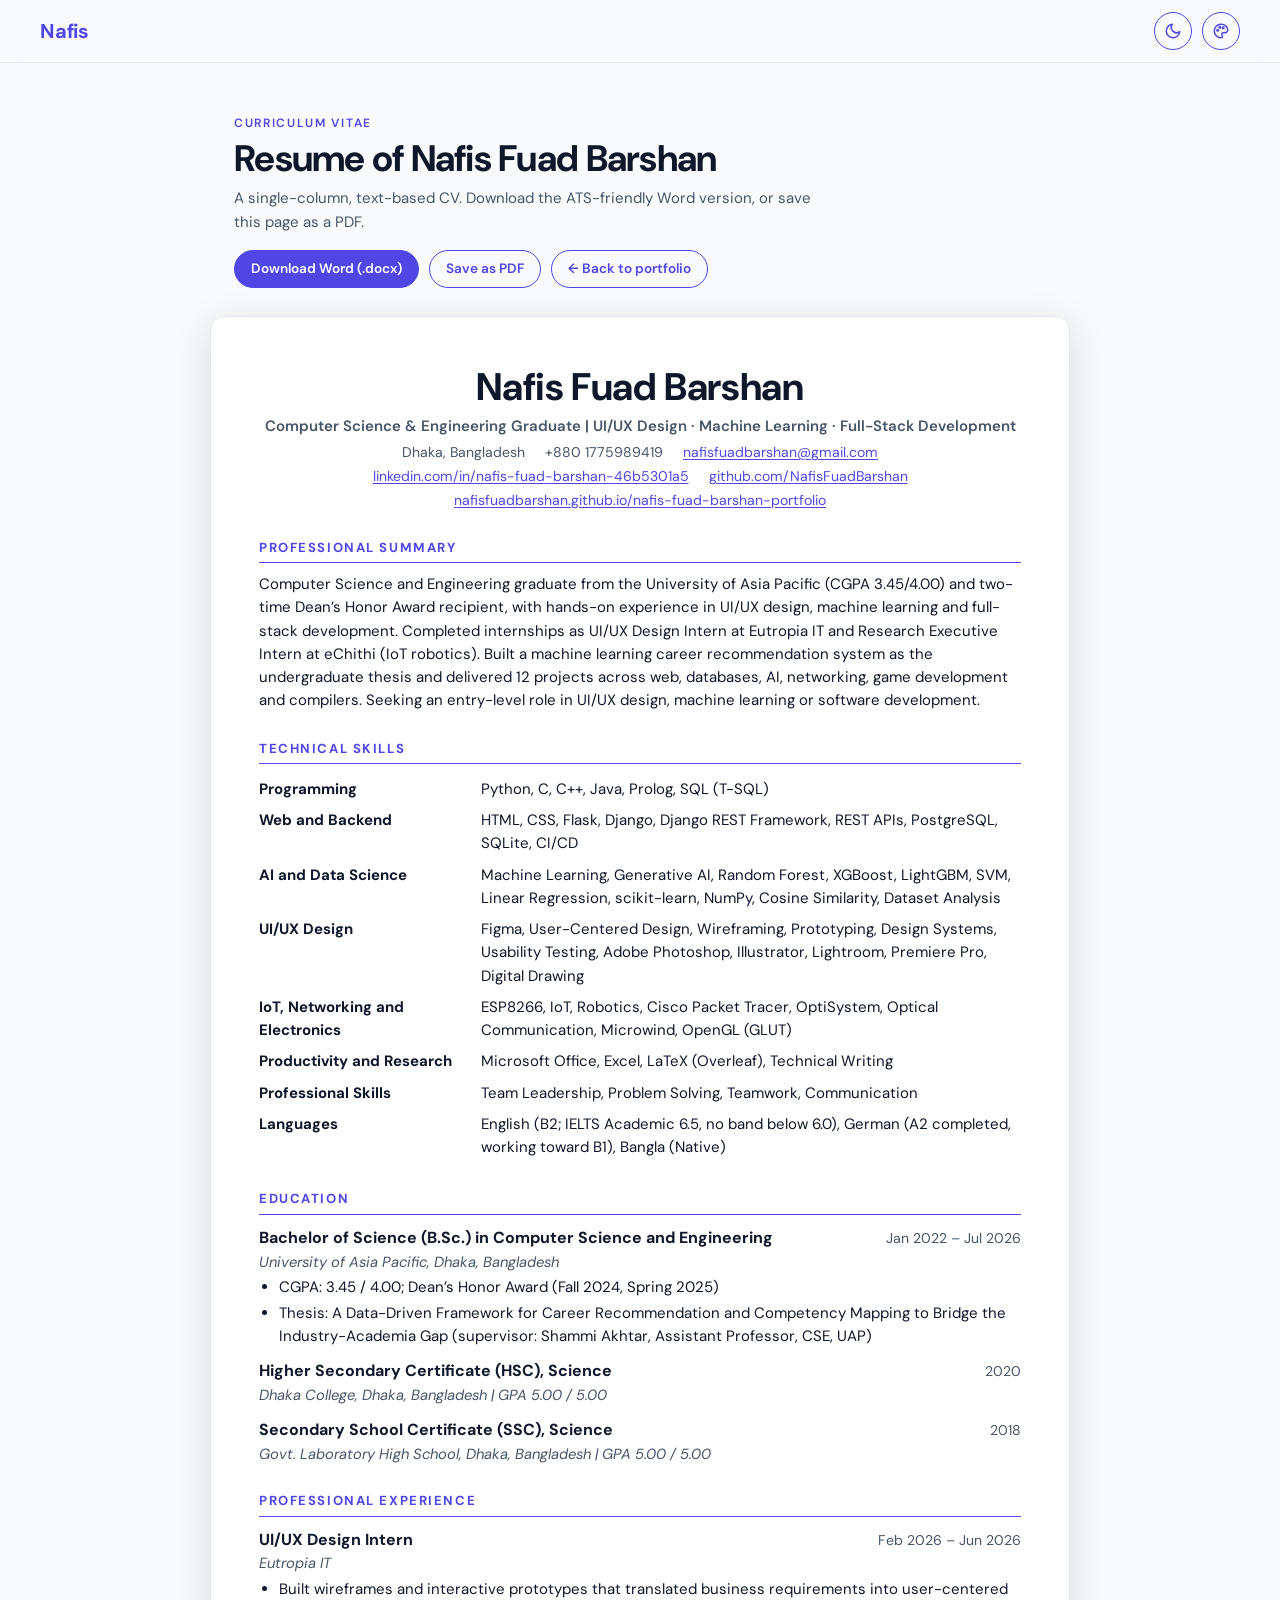
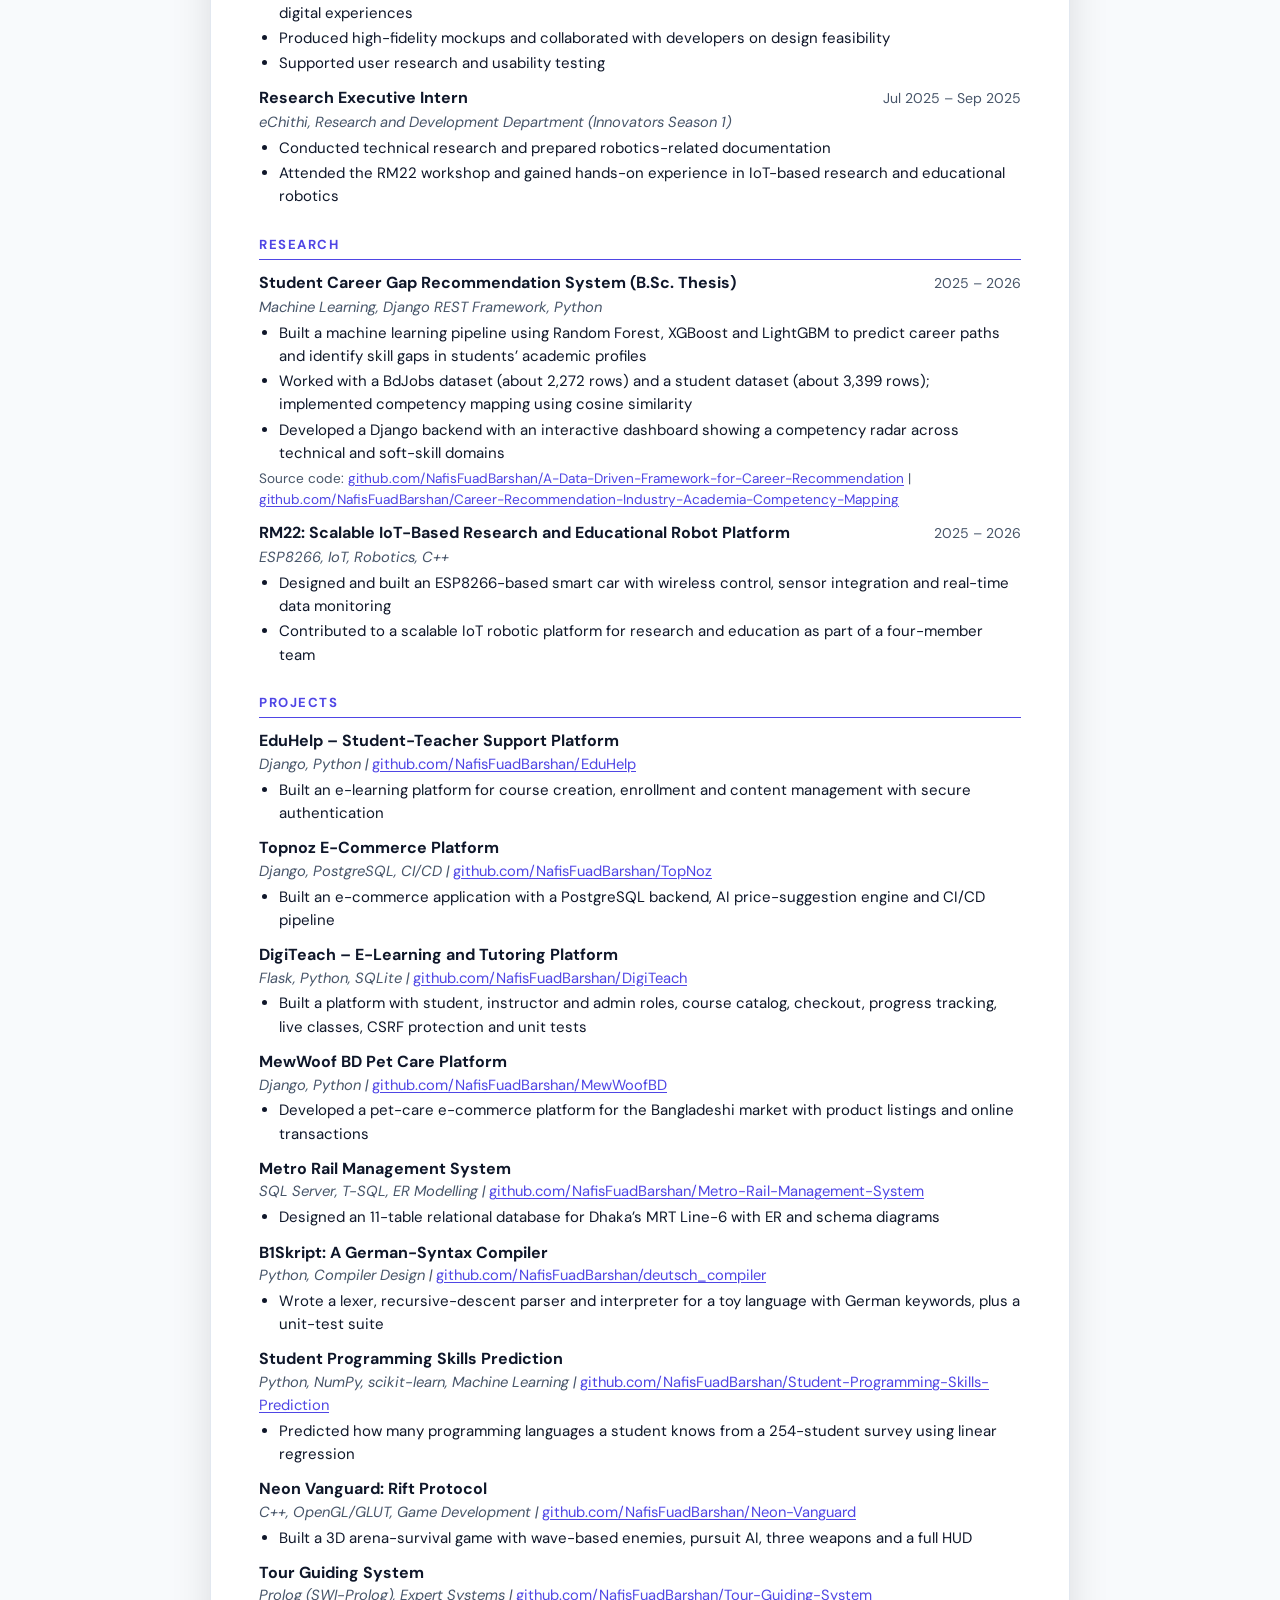
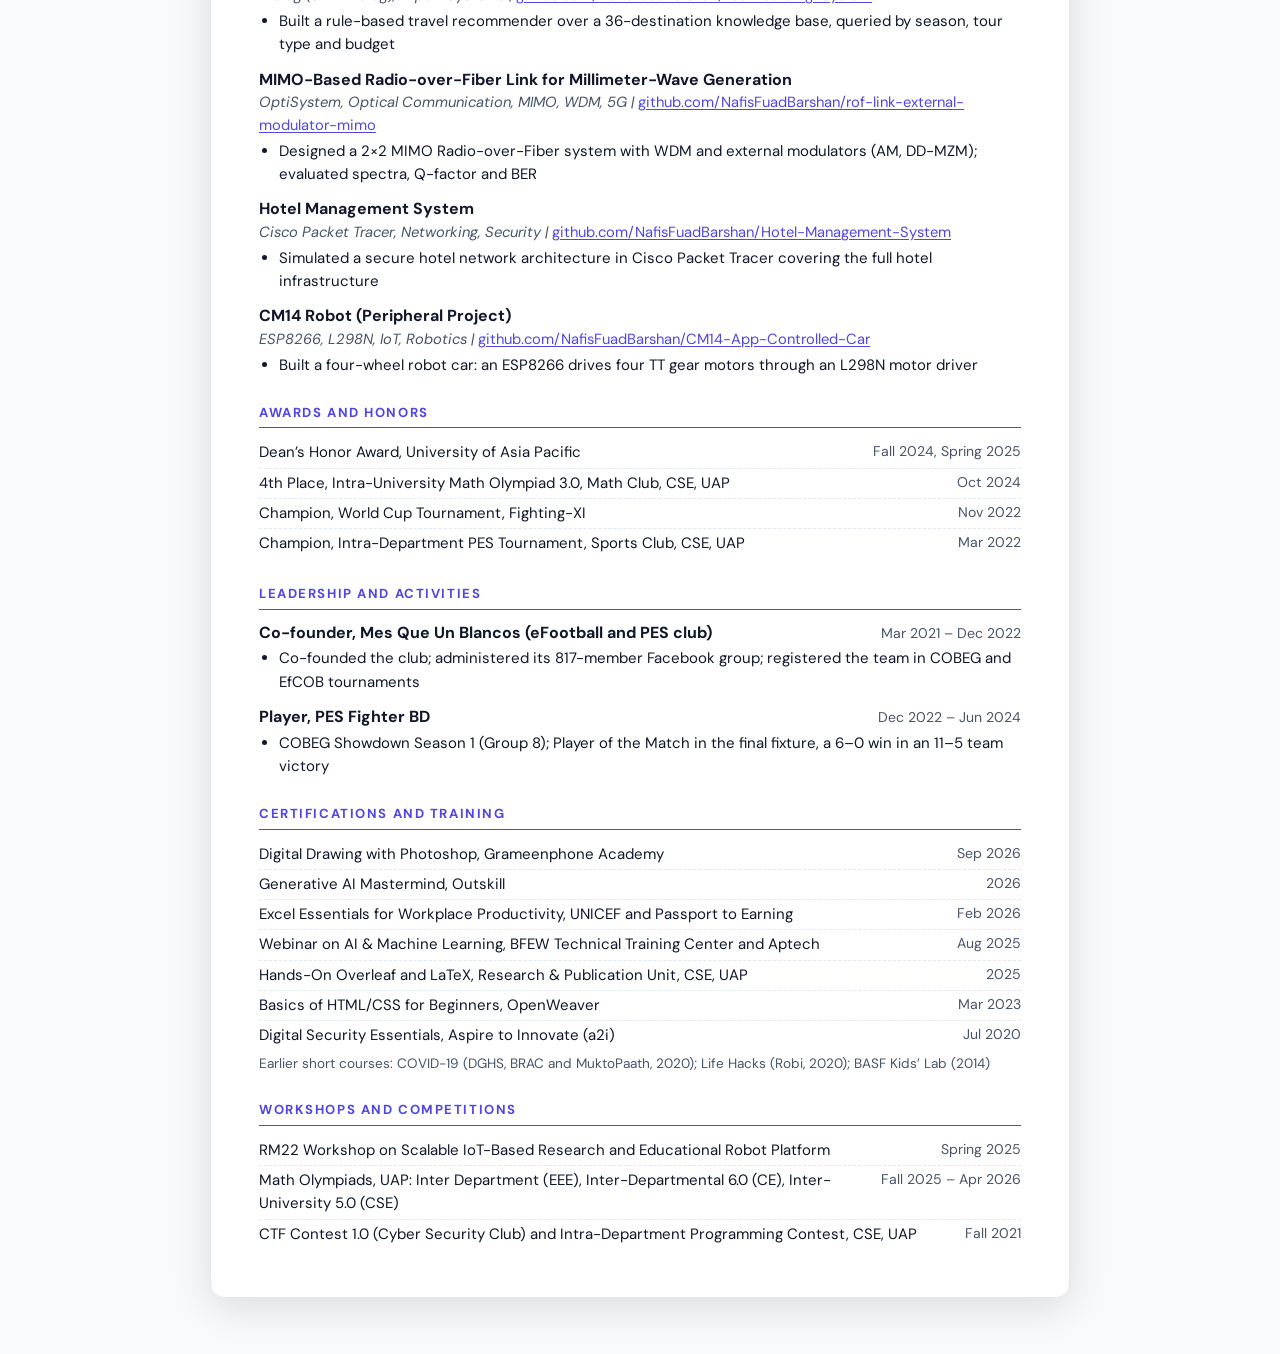
<file: cv.html>
<!DOCTYPE html>
<html lang="en">
<head>
<meta charset="UTF-8">
<meta name="viewport" content="width=device-width,initial-scale=1">
<meta name="theme-color" content="#090D16">
<title>Nafis Fuad Barshan | CV</title>
<meta name="author" content="Nafis Fuad Barshan">
<meta name="description" content="Curriculum vitae of Nafis Fuad Barshan: B.Sc. Computer Science and Engineering graduate (University of Asia Pacific) with experience in UI/UX design, machine learning and full-stack development.">
<link rel="icon" href="data:image/svg+xml,%3Csvg xmlns='http://www.w3.org/2000/svg' viewBox='0 0 32 32'%3E%3Crect width='32' height='32' rx='8' fill='%2304070c'/%3E%3Cpath d='M16 5l9 11-9 11-9-11z' fill='%2300e5ff'/%3E%3C/svg%3E">
<link rel="preconnect" href="https://fonts.googleapis.com"><link rel="preconnect" href="https://fonts.gstatic.com" crossorigin>
<link href="https://fonts.googleapis.com/css2?family=DM+Sans:wght@400;500;600;700&display=swap" rel="stylesheet">
<script>(function(){var d=document.documentElement,m=null,t=null,T=['editorial','studio','botanical','amber'];try{m=localStorage.getItem('portfolio-mode');t=localStorage.getItem('portfolio-theme');if(m!=='light'&&m!=='dark'){var l=localStorage.getItem('theme');m=(l==='light'||l==='dark')?l:null}}catch(e){}if(m!=='light'&&m!=='dark')m=(window.matchMedia&&matchMedia('(prefers-color-scheme: dark)').matches)?'dark':'light';if(T.indexOf(t)<0)t='studio';d.setAttribute('data-mode',m);d.setAttribute('data-theme',t)})()</script>
<link rel="stylesheet" href="themes.css">
<style>
:root{--ink:var(--text-primary);--mute:var(--text-secondary);--line:var(--border)}
*{box-sizing:border-box}
html{scroll-behavior:smooth}
body{margin:0;background:var(--bg-primary);color:var(--ink);font:400 15px/1.55 'DM Sans',system-ui,-apple-system,Segoe UI,Arial,sans-serif;-webkit-font-smoothing:antialiased}
a{color:var(--accent);text-underline-offset:2px}
:focus-visible{outline:2px solid var(--accent);outline-offset:3px;border-radius:4px}
.skip{position:absolute;left:-999px;top:8px;background:var(--accent);color:var(--on-accent);padding:8px 14px;border-radius:8px;z-index:20}
.skip:focus{left:8px}
.topbar{position:sticky;top:0;z-index:10;display:flex;align-items:center;gap:10px;padding:12px clamp(16px,4vw,40px);background:color-mix(in srgb,var(--bg-primary) 88%,transparent);backdrop-filter:blur(10px);border-bottom:1px solid var(--line)}
.logo{font:700 1.25rem 'DM Sans',sans-serif;letter-spacing:-.01em;color:var(--accent);text-decoration:none;margin-right:auto}
.pill,.icon-btn{display:inline-flex;align-items:center;justify-content:center;gap:8px;height:38px;border-radius:999px;border:1px solid var(--accent);background:transparent;color:var(--accent);font:600 .85rem 'DM Sans',sans-serif;text-decoration:none;cursor:pointer;transition:background-color .2s,color .2s}
.pill{padding:0 16px}.icon-btn{width:38px;padding:0}
.pill:hover,.icon-btn:hover{background:var(--accent);color:var(--on-accent)}
.pill.solid{background:var(--accent);color:var(--on-accent)}
.pill.solid:hover{filter:brightness(1.08)}
.icon-btn .icon-moon{display:none}
[data-mode="light"] .icon-btn .icon-sun{display:none}[data-mode="light"] .icon-btn .icon-moon{display:block}
.hero{max-width:860px;margin:0 auto;padding:clamp(28px,5vw,52px) clamp(16px,4vw,24px) 8px}
.hero .eyebrow{font:600 .75rem 'DM Sans',sans-serif;letter-spacing:.14em;text-transform:uppercase;color:var(--accent);margin:0 0 6px}
.hero .ttl{font-weight:700;color:var(--ink);max-width:none;font-size:clamp(1.7rem,4vw,2.3rem);line-height:1.15;margin:0 0 8px;letter-spacing:-.02em}
.hero p{margin:0 0 16px;color:var(--mute);max-width:60ch}
.actions{display:flex;flex-wrap:wrap;gap:10px}
.sheet{max-width:860px;margin:20px auto 56px;padding:clamp(22px,5vw,48px);background:var(--surface);border:1px solid var(--line);border-radius:14px;box-shadow:0 10px 40px rgba(0,0,0,.12)}
@media(max-width:900px){.sheet{margin-left:12px;margin-right:12px}}
.sheet h1{font-size:clamp(1.8rem,5vw,2.4rem);margin:0;text-align:center;letter-spacing:-.01em;line-height:1.15}
.headline{text-align:center;overflow-wrap:anywhere;font-weight:600;color:var(--mute);margin:6px 0 4px}
.contact{list-style:none;display:flex;flex-wrap:wrap;justify-content:center;gap:2px 20px;padding:0;margin:0;font-size:.88rem;color:var(--mute)}
.contact li{margin:0;overflow-wrap:anywhere}

h2{font-size:.82rem;letter-spacing:.12em;text-transform:uppercase;color:var(--accent);border-bottom:1.5px solid var(--accent);padding-bottom:4px;margin:26px 0 10px}
h3{font-size:1rem;margin:0;line-height:1.35}
.entry{margin:12px 0 0;break-inside:avoid}
.row{display:flex;justify-content:space-between;gap:16px;align-items:baseline}
.when{color:var(--mute);font-size:.88rem;white-space:nowrap}
.sub{margin:1px 0 3px;color:var(--mute);font-style:italic;font-size:.92rem;overflow-wrap:anywhere}
.sub a{font-style:normal}
ul{margin:3px 0 0;padding-left:20px}li{margin:2px 0}
ul.plain{list-style:none;padding:0;margin:0}
ul.plain li{display:flex;justify-content:space-between;gap:16px;padding:3px 0;border-bottom:1px dashed var(--line);margin:0}
ul.plain li:last-child{border-bottom:0}
.links{margin:3px 0 0;font-size:.85rem;color:var(--mute);word-break:break-word}
.skills{margin:0}.skills div{display:grid;grid-template-columns:210px 1fr;gap:12px;padding:4px 0}
.skills dt{font-weight:700}.skills dd{margin:0}
p{margin:0}
@media(max-width:640px){.contact{flex-direction:column;align-items:center;gap:2px}.row,ul.plain li{flex-direction:column;gap:0}.skills div{grid-template-columns:1fr;gap:0}.pill span.lbl-long{display:none}}
@page{size:A4;margin:12mm}
@media print{
  :root,:root[data-mode],:root[data-mode][data-theme]{--bg-primary:#fff;--surface:#fff;--text-primary:#111;--text-secondary:#444;--accent:#1f3a5f;--border:#ccc;color-scheme:light}
  html,body{background:#fff!important}
  .contact{gap:2px 14px}
  body{font-size:9pt;line-height:1.32;background:#fff}
  h3{font-size:10pt}
  .entry{margin-top:6px}li{margin:1px 0}ul{margin-top:2px}.sub{margin-bottom:1px;font-size:8.6pt}.links{font-size:8.4pt;margin-top:1px}
  .skills div{grid-template-columns:150px 1fr;padding:2px 0}ul.plain li{padding:1px 0}
  .sheet h1{font-size:20pt}.headline{font-size:9.5pt}.contact{font-size:8.6pt}
  .topbar,.hero,.skip{display:none!important}
  .sheet{margin:0;padding:0;border:0;box-shadow:none;border-radius:0;max-width:none}
  a{color:#1f3a5f;text-decoration:none}
  h2{break-after:avoid;margin:11px 0 5px;font-size:9pt}h3,.sub{break-after:avoid}
  .entry,li{break-inside:avoid}
}
</style>
<script type="application/ld+json">{"@context":"https://schema.org","@type":"Person","name":"Nafis Fuad Barshan","jobTitle":"Computer Science & Engineering Graduate","email":"mailto:nafisfuadbarshan@gmail.com","telephone":"+8801775989419","address":{"@type":"PostalAddress","addressLocality":"Dhaka","addressCountry":"BD"},"alumniOf":{"@type":"CollegeOrUniversity","name":"University of Asia Pacific"},"url":"https://nafisfuadbarshan.github.io/nafis-fuad-barshan-portfolio","sameAs":["https://www.linkedin.com/in/nafis-fuad-barshan-46b5301a5/","https://github.com/NafisFuadBarshan/"],"knowsAbout":["UI/UX Design","Machine Learning","Full-Stack Development","Python","Django","Flask"]}</script>
</head>
<body>
<a class="skip" href="#cv">Skip to CV</a>
<header class="topbar">
  <a class="logo" id="backLogo" href="index.html" aria-label="Nafis Fuad Barshan, back to portfolio">Nafis</a>
  <button class="icon-btn"  id="themeToggle" type="button" aria-label="Switch to light mode" title="Switch to light mode">
      <svg class="icon-sun" viewBox="0 0 24 24" width="18" height="18" fill="none" stroke="currentColor" stroke-width="2" stroke-linecap="round" aria-hidden="true"><circle cx="12" cy="12" r="4"/><path d="M12 2v2M12 20v2M4.9 4.9l1.4 1.4M17.7 17.7l1.4 1.4M2 12h2M20 12h2M4.9 19.1l1.4-1.4M17.7 6.3l1.4-1.4"/></svg>
      <svg class="icon-moon" viewBox="0 0 24 24" width="18" height="18" fill="none" stroke="currentColor" stroke-width="2" stroke-linecap="round" stroke-linejoin="round" aria-hidden="true"><path d="M21 12.8A9 9 0 1 1 11.2 3a7 7 0 0 0 9.8 9.8z"/></svg>
    </button>
  <div class="theme-switcher">
      <button class="ts-btn" type="button" aria-haspopup="true" aria-expanded="false" aria-controls="themePop" aria-label="Colour theme" title="Colour theme"><svg viewBox="0 0 24 24" width="18" height="18" fill="none" stroke="currentColor" stroke-width="2" stroke-linecap="round" stroke-linejoin="round" aria-hidden="true"><path d="M12 3a9 9 0 1 0 0 18c1.1 0 2-.9 2-2 0-.5-.2-1-.5-1.3-.3-.4-.5-.8-.5-1.3 0-1.1.9-2 2-2h2.3A3.7 3.7 0 0 0 21 10.7C21 6.4 17 3 12 3z"/><circle cx="7.5" cy="11" r="1" fill="currentColor"/><circle cx="10.5" cy="7" r="1" fill="currentColor"/><circle cx="15" cy="7.5" r="1" fill="currentColor"/></svg></button>
      <div class="ts-pop" id="themePop" hidden>
        <div class="ts-title" id="themePopTitle">Colour theme</div>
        <div class="ts-list" role="radiogroup" aria-labelledby="themePopTitle">
          <button class="ts-opt" type="button" role="radio" aria-checked="false" data-theme-opt="editorial"><span class="ts-dots" aria-hidden="true"><i class="ts-dot bg"></i><i class="ts-dot ac"></i></span><span class="ts-name">Editorial</span><svg class="ts-check" viewBox="0 0 16 16" fill="none" stroke="currentColor" stroke-width="2.2" stroke-linecap="round" stroke-linejoin="round" aria-hidden="true"><path d="M3 8.5l3.2 3L13 4.5"/></svg></button>
          <button class="ts-opt" type="button" role="radio" aria-checked="false" data-theme-opt="studio"><span class="ts-dots" aria-hidden="true"><i class="ts-dot bg"></i><i class="ts-dot ac"></i></span><span class="ts-name">Precision Studio</span><svg class="ts-check" viewBox="0 0 16 16" fill="none" stroke="currentColor" stroke-width="2.2" stroke-linecap="round" stroke-linejoin="round" aria-hidden="true"><path d="M3 8.5l3.2 3L13 4.5"/></svg></button>
          <button class="ts-opt" type="button" role="radio" aria-checked="false" data-theme-opt="botanical"><span class="ts-dots" aria-hidden="true"><i class="ts-dot bg"></i><i class="ts-dot ac"></i></span><span class="ts-name">Botanical Sage</span><svg class="ts-check" viewBox="0 0 16 16" fill="none" stroke="currentColor" stroke-width="2.2" stroke-linecap="round" stroke-linejoin="round" aria-hidden="true"><path d="M3 8.5l3.2 3L13 4.5"/></svg></button>
          <button class="ts-opt" type="button" role="radio" aria-checked="false" data-theme-opt="amber"><span class="ts-dots" aria-hidden="true"><i class="ts-dot bg"></i><i class="ts-dot ac"></i></span><span class="ts-name">Cyber Amber</span><svg class="ts-check" viewBox="0 0 16 16" fill="none" stroke="currentColor" stroke-width="2.2" stroke-linecap="round" stroke-linejoin="round" aria-hidden="true"><path d="M3 8.5l3.2 3L13 4.5"/></svg></button>
        </div>
      </div>
    </div>
</header>
<div class="hero">
  <p class="eyebrow">Curriculum Vitae</p>
  <p class="ttl">Resume of Nafis Fuad Barshan</p>
  <p>A single-column, text-based CV. Download the ATS-friendly Word version, or save this page as a PDF.</p>
  <div class="actions">
    <a class="pill solid" href="Nafis_Fuad_Barshan_CV.docx" download>Download Word (.docx)</a>
    <button class="pill" type="button" id="printBtn">Save as PDF</button>
    <a class="pill" id="backBtn" href="index.html">← Back to portfolio</a>
  </div>
</div>
<main id="cv" class="sheet">
<header>
<h1>Nafis Fuad Barshan</h1>
<p class="headline">Computer Science &amp; Engineering Graduate | UI/UX Design · Machine Learning · Full-Stack Development</p>
<ul class="contact">
<li>Dhaka, Bangladesh</li><li>+880 1775989419</li><li><a href="mailto:nafisfuadbarshan@gmail.com">nafisfuadbarshan@gmail.com</a></li><li><a href="https://www.linkedin.com/in/nafis-fuad-barshan-46b5301a5/">linkedin.com/in/nafis-fuad-barshan-46b5301a5</a></li><li><a href="https://github.com/NafisFuadBarshan/">github.com/NafisFuadBarshan</a></li><li><a href="https://nafisfuadbarshan.github.io/nafis-fuad-barshan-portfolio">nafisfuadbarshan.github.io/nafis-fuad-barshan-portfolio</a></li>
</ul>
</header>
<section aria-labelledby="h-summary"><h2 id="h-summary">Professional Summary</h2><p>Computer Science and Engineering graduate from the University of Asia Pacific (CGPA 3.45/4.00) and two-time Dean’s Honor Award recipient, with hands-on experience in UI/UX design, machine learning and full-stack development. Completed internships as UI/UX Design Intern at Eutropia IT and Research Executive Intern at eChithi (IoT robotics). Built a machine learning career recommendation system as the undergraduate thesis and delivered 12 projects across web, databases, AI, networking, game development and compilers. Seeking an entry-level role in UI/UX design, machine learning or software development.</p></section>
<section aria-labelledby="h-skills"><h2 id="h-skills">Technical Skills</h2><dl class="skills"><div><dt>Programming</dt><dd>Python, C, C++, Java, Prolog, SQL (T-SQL)</dd></div><div><dt>Web and Backend</dt><dd>HTML, CSS, Flask, Django, Django REST Framework, REST APIs, PostgreSQL, SQLite, CI/CD</dd></div><div><dt>AI and Data Science</dt><dd>Machine Learning, Generative AI, Random Forest, XGBoost, LightGBM, SVM, Linear Regression, scikit-learn, NumPy, Cosine Similarity, Dataset Analysis</dd></div><div><dt>UI/UX Design</dt><dd>Figma, User-Centered Design, Wireframing, Prototyping, Design Systems, Usability Testing, Adobe Photoshop, Illustrator, Lightroom, Premiere Pro, Digital Drawing</dd></div><div><dt>IoT, Networking and Electronics</dt><dd>ESP8266, IoT, Robotics, Cisco Packet Tracer, OptiSystem, Optical Communication, Microwind, OpenGL (GLUT)</dd></div><div><dt>Productivity and Research</dt><dd>Microsoft Office, Excel, LaTeX (Overleaf), Technical Writing</dd></div><div><dt>Professional Skills</dt><dd>Team Leadership, Problem Solving, Teamwork, Communication</dd></div><div><dt>Languages</dt><dd>English (B2; IELTS Academic 6.5, no band below 6.0), German (A2 completed, working toward B1), Bangla (Native)</dd></div></dl></section>
<section aria-labelledby="h-edu"><h2 id="h-edu">Education</h2><article class="entry"><div class="row"><h3>Bachelor of Science (B.Sc.) in Computer Science and Engineering</h3><span class="when">Jan 2022 – Jul 2026</span></div><p class="sub">University of Asia Pacific, Dhaka, Bangladesh</p><ul><li>CGPA: 3.45 / 4.00; Dean’s Honor Award (Fall 2024, Spring 2025)</li><li>Thesis: A Data-Driven Framework for Career Recommendation and Competency Mapping to Bridge the Industry-Academia Gap (supervisor: Shammi Akhtar, Assistant Professor, CSE, UAP)</li></ul></article><article class="entry"><div class="row"><h3>Higher Secondary Certificate (HSC), Science</h3><span class="when">2020</span></div><p class="sub">Dhaka College, Dhaka, Bangladesh | GPA 5.00 / 5.00</p></article><article class="entry"><div class="row"><h3>Secondary School Certificate (SSC), Science</h3><span class="when">2018</span></div><p class="sub">Govt. Laboratory High School, Dhaka, Bangladesh | GPA 5.00 / 5.00</p></article></section>
<section aria-labelledby="h-exp"><h2 id="h-exp">Professional Experience</h2><article class="entry"><div class="row"><h3>UI/UX Design Intern</h3><span class="when">Feb 2026 – Jun 2026</span></div><p class="sub">Eutropia IT</p><ul><li>Built wireframes and interactive prototypes that translated business requirements into user-centered digital experiences</li><li>Produced high-fidelity mockups and collaborated with developers on design feasibility</li><li>Supported user research and usability testing</li></ul></article><article class="entry"><div class="row"><h3>Research Executive Intern</h3><span class="when">Jul 2025 – Sep 2025</span></div><p class="sub">eChithi, Research and Development Department (Innovators Season 1)</p><ul><li>Conducted technical research and prepared robotics-related documentation</li><li>Attended the RM22 workshop and gained hands-on experience in IoT-based research and educational robotics</li></ul></article></section>
<section aria-labelledby="h-res"><h2 id="h-res">Research</h2><article class="entry"><div class="row"><h3>Student Career Gap Recommendation System (B.Sc. Thesis)</h3><span class="when">2025 – 2026</span></div><p class="sub">Machine Learning, Django REST Framework, Python</p><ul><li>Built a machine learning pipeline using Random Forest, XGBoost and LightGBM to predict career paths and identify skill gaps in students’ academic profiles</li><li>Worked with a BdJobs dataset (about 2,272 rows) and a student dataset (about 3,399 rows); implemented competency mapping using cosine similarity</li><li>Developed a Django backend with an interactive dashboard showing a competency radar across technical and soft-skill domains</li></ul><p class="links">Source code: <a href="https://github.com/NafisFuadBarshan/A-Data-Driven-Framework-for-Career-Recommendation">github.com/NafisFuadBarshan/A-Data-Driven-Framework-for-Career-Recommendation</a> | <a href="https://github.com/NafisFuadBarshan/Career-Recommendation-Industry-Academia-Competency-Mapping">github.com/NafisFuadBarshan/Career-Recommendation-Industry-Academia-Competency-Mapping</a></p></article><article class="entry"><div class="row"><h3>RM22: Scalable IoT-Based Research and Educational Robot Platform</h3><span class="when">2025 – 2026</span></div><p class="sub">ESP8266, IoT, Robotics, C++</p><ul><li>Designed and built an ESP8266-based smart car with wireless control, sensor integration and real-time data monitoring</li><li>Contributed to a scalable IoT robotic platform for research and education as part of a four-member team</li></ul></article></section>
<section aria-labelledby="h-proj"><h2 id="h-proj">Projects</h2><article class="entry"><div class="row"><h3>EduHelp – Student-Teacher Support Platform</h3></div><p class="sub">Django, Python | <a href="https://github.com/NafisFuadBarshan/EduHelp">github.com/NafisFuadBarshan/EduHelp</a></p><ul><li>Built an e-learning platform for course creation, enrollment and content management with secure authentication</li></ul></article><article class="entry"><div class="row"><h3>Topnoz E-Commerce Platform</h3></div><p class="sub">Django, PostgreSQL, CI/CD | <a href="https://github.com/NafisFuadBarshan/TopNoz">github.com/NafisFuadBarshan/TopNoz</a></p><ul><li>Built an e-commerce application with a PostgreSQL backend, AI price-suggestion engine and CI/CD pipeline</li></ul></article><article class="entry"><div class="row"><h3>DigiTeach – E-Learning and Tutoring Platform</h3></div><p class="sub">Flask, Python, SQLite | <a href="https://github.com/NafisFuadBarshan/DigiTeach">github.com/NafisFuadBarshan/DigiTeach</a></p><ul><li>Built a platform with student, instructor and admin roles, course catalog, checkout, progress tracking, live classes, CSRF protection and unit tests</li></ul></article><article class="entry"><div class="row"><h3>MewWoof BD Pet Care Platform</h3></div><p class="sub">Django, Python | <a href="https://github.com/NafisFuadBarshan/MewWoofBD">github.com/NafisFuadBarshan/MewWoofBD</a></p><ul><li>Developed a pet-care e-commerce platform for the Bangladeshi market with product listings and online transactions</li></ul></article><article class="entry"><div class="row"><h3>Metro Rail Management System</h3></div><p class="sub">SQL Server, T-SQL, ER Modelling | <a href="https://github.com/NafisFuadBarshan/Metro-Rail-Management-System">github.com/NafisFuadBarshan/Metro-Rail-Management-System</a></p><ul><li>Designed an 11-table relational database for Dhaka’s MRT Line-6 with ER and schema diagrams</li></ul></article><article class="entry"><div class="row"><h3>B1Skript: A German-Syntax Compiler</h3></div><p class="sub">Python, Compiler Design | <a href="https://github.com/NafisFuadBarshan/deutsch_compiler">github.com/NafisFuadBarshan/deutsch_compiler</a></p><ul><li>Wrote a lexer, recursive-descent parser and interpreter for a toy language with German keywords, plus a unit-test suite</li></ul></article><article class="entry"><div class="row"><h3>Student Programming Skills Prediction</h3></div><p class="sub">Python, NumPy, scikit-learn, Machine Learning | <a href="https://github.com/NafisFuadBarshan/Student-Programming-Skills-Prediction">github.com/NafisFuadBarshan/Student-Programming-Skills-Prediction</a></p><ul><li>Predicted how many programming languages a student knows from a 254-student survey using linear regression</li></ul></article><article class="entry"><div class="row"><h3>Neon Vanguard: Rift Protocol</h3></div><p class="sub">C++, OpenGL/GLUT, Game Development | <a href="https://github.com/NafisFuadBarshan/Neon-Vanguard">github.com/NafisFuadBarshan/Neon-Vanguard</a></p><ul><li>Built a 3D arena-survival game with wave-based enemies, pursuit AI, three weapons and a full HUD</li></ul></article><article class="entry"><div class="row"><h3>Tour Guiding System</h3></div><p class="sub">Prolog (SWI-Prolog), Expert Systems | <a href="https://github.com/NafisFuadBarshan/Tour-Guiding-System">github.com/NafisFuadBarshan/Tour-Guiding-System</a></p><ul><li>Built a rule-based travel recommender over a 36-destination knowledge base, queried by season, tour type and budget</li></ul></article><article class="entry"><div class="row"><h3>MIMO-Based Radio-over-Fiber Link for Millimeter-Wave Generation</h3></div><p class="sub">OptiSystem, Optical Communication, MIMO, WDM, 5G | <a href="https://github.com/NafisFuadBarshan/rof-link-external-modulator-mimo">github.com/NafisFuadBarshan/rof-link-external-modulator-mimo</a></p><ul><li>Designed a 2×2 MIMO Radio-over-Fiber system with WDM and external modulators (AM, DD-MZM); evaluated spectra, Q-factor and BER</li></ul></article><article class="entry"><div class="row"><h3>Hotel Management System</h3></div><p class="sub">Cisco Packet Tracer, Networking, Security | <a href="https://github.com/NafisFuadBarshan/Hotel-Management-System">github.com/NafisFuadBarshan/Hotel-Management-System</a></p><ul><li>Simulated a secure hotel network architecture in Cisco Packet Tracer covering the full hotel infrastructure</li></ul></article><article class="entry"><div class="row"><h3>CM14 Robot (Peripheral Project)</h3></div><p class="sub">ESP8266, L298N, IoT, Robotics | <a href="https://github.com/NafisFuadBarshan/CM14-App-Controlled-Car">github.com/NafisFuadBarshan/CM14-App-Controlled-Car</a></p><ul><li>Built a four-wheel robot car: an ESP8266 drives four TT gear motors through an L298N motor driver</li></ul></article></section>
<section aria-labelledby="h-awards"><h2 id="h-awards">Awards and Honors</h2><ul class="plain"><li><span>Dean’s Honor Award, University of Asia Pacific</span><span class="when">Fall 2024, Spring 2025</span></li><li><span>4th Place, Intra-University Math Olympiad 3.0, Math Club, CSE, UAP</span><span class="when">Oct 2024</span></li><li><span>Champion, World Cup Tournament, Fighting-XI</span><span class="when">Nov 2022</span></li><li><span>Champion, Intra-Department PES Tournament, Sports Club, CSE, UAP</span><span class="when">Mar 2022</span></li></ul></section>
<section aria-labelledby="h-lead"><h2 id="h-lead">Leadership and Activities</h2><article class="entry"><div class="row"><h3>Co-founder, Mes Que Un Blancos (eFootball and PES club)</h3><span class="when">Mar 2021 – Dec 2022</span></div><ul><li>Co-founded the club; administered its 817-member Facebook group; registered the team in COBEG and EfCOB tournaments</li></ul></article><article class="entry"><div class="row"><h3>Player, PES Fighter BD</h3><span class="when">Dec 2022 – Jun 2024</span></div><ul><li>COBEG Showdown Season 1 (Group 8); Player of the Match in the final fixture, a 6–0 win in an 11–5 team victory</li></ul></article></section>
<section aria-labelledby="h-cert"><h2 id="h-cert">Certifications and Training</h2><ul class="plain"><li><span>Digital Drawing with Photoshop, Grameenphone Academy</span><span class="when">Sep 2026</span></li><li><span>Generative AI Mastermind, Outskill</span><span class="when">2026</span></li><li><span>Excel Essentials for Workplace Productivity, UNICEF and Passport to Earning</span><span class="when">Feb 2026</span></li><li><span>Webinar on AI &amp; Machine Learning, BFEW Technical Training Center and Aptech</span><span class="when">Aug 2025</span></li><li><span>Hands-On Overleaf and LaTeX, Research &amp; Publication Unit, CSE, UAP</span><span class="when">2025</span></li><li><span>Basics of HTML/CSS for Beginners, OpenWeaver</span><span class="when">Mar 2023</span></li><li><span>Digital Security Essentials, Aspire to Innovate (a2i)</span><span class="when">Jul 2020</span></li></ul><p class="links">Earlier short courses: COVID-19 (DGHS, BRAC and MuktoPaath, 2020); Life Hacks (Robi, 2020); BASF Kids’ Lab (2014)</p></section>
<section aria-labelledby="h-work"><h2 id="h-work">Workshops and Competitions</h2><ul class="plain"><li><span>RM22 Workshop on Scalable IoT-Based Research and Educational Robot Platform</span><span class="when">Spring 2025</span></li><li><span>Math Olympiads, UAP: Inter Department (EEE), Inter-Departmental 6.0 (CE), Inter-University 5.0 (CSE)</span><span class="when">Fall 2025 – Apr 2026</span></li><li><span>CTF Contest 1.0 (Cyber Security Club) and Intra-Department Programming Contest, CSE, UAP</span><span class="when">Fall 2021</span></li></ul></section>
</main>
<script src="theme.js"></script>
<script>
(function(){
  var q=new URLSearchParams(location.search),from=q.get('from'),back='index.html';
  try{if(!from&&/3d\.html/.test(document.referrer))from='3d'}catch(e){}
  if(from==='3d')back='3d.html';
  ['backLogo','backBtn'].forEach(function(id){var a=document.getElementById(id);if(a)a.setAttribute('href',back)});
  document.getElementById('printBtn').addEventListener('click',function(){window.print()});
  if(q.get('print'))addEventListener('load',function(){setTimeout(function(){window.print()},400)});
})();
</script>
</body>
</html>
</file>
<file: themes.css>
/* =====================================================================
   themes.css — dual-axis theme system
   Axis 1: data-mode  = light | dark
   Axis 2: data-theme = editorial | studio | botanical | amber
   Both attributes live on <html>; every combination defines the same
   semantic tokens, and the rest of the site only ever reads these.
   ===================================================================== */

/* ---------- Editorial ---------- */
:root[data-mode="light"][data-theme="editorial"] {
  --bg-primary: #F9F8F6; --surface: #FFFFFF;
  --text-primary: #18181B; --text-secondary: #52525B;
  --accent: #EA580C; --border: #E4E4E7;
  --on-accent: #FFFFFF; color-scheme: light;
}
:root[data-mode="dark"][data-theme="editorial"] {
  --bg-primary: #121212; --surface: #1C1C1E;
  --text-primary: #F4F4F5; --text-secondary: #A1A1AA;
  --accent: #FB923C; --border: #27272A;
  --on-accent: #121212; color-scheme: dark;
}

/* ---------- Precision Studio ---------- */
:root[data-mode="light"][data-theme="studio"] {
  --bg-primary: #F8FAFC; --surface: #FFFFFF;
  --text-primary: #0F172A; --text-secondary: #475569;
  --accent: #4F46E5; --border: #E2E8F0;
  --on-accent: #FFFFFF; color-scheme: light;
}
:root[data-mode="dark"][data-theme="studio"] {
  --bg-primary: #090D16; --surface: #111827;
  --text-primary: #F8FAFC; --text-secondary: #94A3B8;
  --accent: #818CF8; --border: #1E293B;
  --on-accent: #090D16; color-scheme: dark;
}

/* ---------- Botanical Sage ---------- */
:root[data-mode="light"][data-theme="botanical"] {
  --bg-primary: #F4F7F4; --surface: #FFFFFF;
  --text-primary: #14231C; --text-secondary: #4B6358;
  --accent: #059669; --border: #DCE5DF;
  --on-accent: #FFFFFF; color-scheme: light;
}
:root[data-mode="dark"][data-theme="botanical"] {
  --bg-primary: #0E1512; --surface: #16211C;
  --text-primary: #ECFDF5; --text-secondary: #86A396;
  --accent: #34D399; --border: #23352D;
  --on-accent: #0E1512; color-scheme: dark;
}

/* ---------- Cyber Amber ---------- */
:root[data-mode="light"][data-theme="amber"] {
  --bg-primary: #FAF7F2; --surface: #FFFFFF;
  --text-primary: #1C1917; --text-secondary: #57534E;
  --accent: #D97706; --border: #E7E5E4;
  --on-accent: #1C1917; color-scheme: light;   /* white on #D97706 is only ~3.2:1 */
}
:root[data-mode="dark"][data-theme="amber"] {
  --bg-primary: #0A0A0C; --surface: #141418;
  --text-primary: #FAFAF9; --text-secondary: #A8A29E;
  --accent: #FBBF24; --border: #26262C;
  --on-accent: #0A0A0C; color-scheme: dark;
}

/* ---------- Smooth mode / theme changes ----------
   :where() keeps specificity at 0, so any component that declares its own
   transition (cards, buttons...) keeps it. */
:where(*, *::before, *::after) {
  transition: background-color .2s ease, color .2s ease, border-color .2s ease;
}
@media (prefers-reduced-motion: reduce) {
  :where(*, *::before, *::after) { transition: none; }
}

/* =====================================================================
   Theme switcher component  (.theme-switcher)
   ===================================================================== */
.theme-switcher { position: relative; display: inline-flex; flex: none; }

.ts-btn {
  display: grid; place-items: center;
  width: var(--ts-size, 38px); height: var(--ts-size, 38px);
  border-radius: 50%; padding: 0; cursor: pointer;
  border: 1px solid var(--accent); background: transparent; color: var(--accent);
  transition: background-color .2s ease, color .2s ease, box-shadow .2s ease;
}
.ts-btn:hover, .ts-btn:focus-visible, .ts-btn[aria-expanded="true"] {
  background: var(--accent); color: var(--on-accent); outline: none;
}
.ts-btn:focus-visible { box-shadow: 0 0 0 3px color-mix(in srgb, var(--accent) 40%, transparent); }
.ts-btn svg { display: block; }

.ts-pop {
  position: absolute; top: calc(100% + 12px); right: 0; z-index: 10000;
  width: 232px; padding: 8px;
  background: var(--surface); color: var(--text-primary);
  border: 1px solid var(--border); border-radius: 16px;
  box-shadow: 0 18px 48px rgba(0,0,0,.28), 0 2px 8px rgba(0,0,0,.14);
  cursor: auto; text-align: left;
}
.ts-pop[hidden] { display: none; }
.ts-title {
  margin: 4px 8px 8px; font: 600 11px/1.2 'DM Sans', system-ui, sans-serif;
  letter-spacing: .12em; text-transform: uppercase; color: var(--text-secondary);
}
.ts-list { display: grid; gap: 4px; }

.ts-opt {
  display: flex; align-items: center; gap: 10px; width: 100%;
  padding: 9px 10px; border-radius: 11px; cursor: pointer; text-align: left;
  font: 500 14px/1.2 'DM Sans', system-ui, sans-serif;
  color: var(--text-primary); background: transparent;
  border: 1px solid transparent;
}
.ts-opt:hover { background: color-mix(in srgb, var(--text-primary) 6%, transparent); }
.ts-opt:focus-visible { outline: 2px solid var(--accent); outline-offset: 1px; }
.ts-opt[aria-checked="true"] {
  border-color: var(--accent);
  background: color-mix(in srgb, var(--accent) 10%, transparent);
}
.ts-dots { display: inline-flex; flex: none; }
.ts-dot {
  width: 18px; height: 18px; border-radius: 50%;
  border: 1px solid color-mix(in srgb, var(--text-primary) 28%, transparent);
}
.ts-dot + .ts-dot { margin-left: -6px; }
.ts-dot.bg { background: var(--p-bg); }
.ts-dot.ac { background: var(--p-ac); }
.ts-name { flex: 1; min-width: 0; }
.ts-check { flex: none; width: 16px; height: 16px; color: var(--accent); opacity: 0; }
.ts-opt[aria-checked="true"] .ts-check { opacity: 1; }

/* swatch preview colours follow the active mode, so pills match what you'd get */
.ts-opt[data-theme-opt="editorial"] { --p-bg:#F9F8F6; --p-ac:#EA580C; }
.ts-opt[data-theme-opt="studio"]    { --p-bg:#F8FAFC; --p-ac:#4F46E5; }
.ts-opt[data-theme-opt="botanical"] { --p-bg:#F4F7F4; --p-ac:#059669; }
.ts-opt[data-theme-opt="amber"]     { --p-bg:#FAF7F2; --p-ac:#D97706; }
:root[data-mode="dark"] .ts-opt[data-theme-opt="editorial"] { --p-bg:#121212; --p-ac:#FB923C; }
:root[data-mode="dark"] .ts-opt[data-theme-opt="studio"]    { --p-bg:#090D16; --p-ac:#818CF8; }
:root[data-mode="dark"] .ts-opt[data-theme-opt="botanical"] { --p-bg:#0E1512; --p-ac:#34D399; }
:root[data-mode="dark"] .ts-opt[data-theme-opt="amber"]     { --p-bg:#0A0A0C; --p-ac:#FBBF24; }

@media (max-width: 480px) { .ts-pop { right: -8px; width: min(232px, calc(100vw - 32px)); } }
</file>
<file: style.css>
:root {
  /* Legacy names now resolve to the semantic theme tokens from themes.css */
  --bg: var(--bg-primary);
  --text: var(--text-primary);
  --muted: var(--text-secondary);
  --surface2: color-mix(in srgb, var(--surface) 88%, var(--text-primary));
  --accent2: #ff6b35;
  --accent3: #b4ff45;
  --glow: 0 0 40px color-mix(in srgb, var(--accent) 25%, transparent);
  --card-shadow: 0 1px 2px rgba(0,0,0,.3), 0 8px 24px rgba(0,0,0,.25);
  --card-shadow-hover: 0 2px 4px rgba(0,0,0,.35), 0 16px 38px rgba(0,0,0,.35);
}
:root[data-mode="light"] {
  --accent2: #c2410c;
  --accent3: #2c6a04;
  --card-shadow: 0 1px 2px rgba(15,23,42,.14), 0 8px 24px rgba(15,23,42,.1);
  --card-shadow-hover: 0 2px 4px rgba(15,23,42,.16), 0 16px 38px rgba(15,23,42,.18);
}

*, *::before, *::after {
  margin: 0;
  padding: 0;
  box-sizing: border-box;
}

html {
  scroll-behavior: smooth;
}

body {
  background: var(--bg);
  color: var(--text);
  font-family: 'DM Sans', sans-serif;
  overflow-x: hidden;
}


/* NOISE OVERLAY */
body::before {
  content: '';
  position: fixed;
  inset: 0;
  background-image: url("data:image/svg+xml,%3Csvg viewBox='0 0 256 256' xmlns='http://www.w3.org/2000/svg'%3E%3Cfilter id='noise'%3E%3CfeTurbulence type='fractalNoise' baseFrequency='0.9' numOctaves='4' stitchTiles='stitch'/%3E%3C/filter%3E%3Crect width='100%25' height='100%25' filter='url(%23noise)' opacity='0.04'/%3E%3C/svg%3E");
  pointer-events: none;
  z-index: 9997;
  opacity: 0.35;
}

/* NAVBAR */
nav {
  position: fixed;
  top: 0;
  width: 100%;
  z-index: 1000;
  padding: 20px 60px;
  display: flex;
  justify-content: space-between;
  align-items: center;
  background: color-mix(in srgb,var(--bg-primary) 80%,transparent);
  backdrop-filter: blur(20px);
  border-bottom: 1px solid var(--border);
}

.nav-logo {
  font-family: 'Bebas Neue', sans-serif;
  font-size: 26px;
  letter-spacing: 3px;
  color: var(--accent);
}

.nav-links {
  display: flex;
  gap: 36px;
  list-style: none;
}

.nav-links a {
  font-family: 'Space Mono', monospace;
  font-size: 11px;
  letter-spacing: 2px;
  color: var(--muted);
  text-decoration: none;
  text-transform: uppercase;
  transition: color 0.3s;
  position: relative;
}

.nav-links a::after {
  content: '';
  position: absolute;
  bottom: -4px;
  left: 0;
  width: 0;
  height: 1px;
  background: var(--accent);
  transition: width 0.3s ease;
}

.nav-links a:hover {
  color: var(--accent);
}

.nav-links a:hover::after {
  width: 100%;
}

.nav-links a.nav-active {
  color: var(--accent);
}

.nav-links a.nav-active::after {
  width: 100%;
}

/* HAMBURGER MENU BUTTON */
.nav-toggle {
  display: none;
  flex-direction: column;
  background: none;
  border: none;
  cursor: pointer;
  gap: 6px;
  padding: 4px;
}

.nav-toggle span {
  width: 24px;
  height: 2.5px;
  background: var(--accent);
  border-radius: 2px;
  transition: all 0.3s ease;
  display: block;
}

.nav-toggle.active span:nth-child(1) {
  transform: rotate(45deg) translate(10px, 10px);
}

.nav-toggle.active span:nth-child(2) {
  opacity: 0;
  transform: translateX(-10px);
}

.nav-toggle.active span:nth-child(3) {
  transform: rotate(-45deg) translate(7px, -7px);
}

/* HERO SECTION */
#hero {
  min-height: 100vh;
  display: flex;
  align-items: center;
  padding: 0 60px;
  padding-top: 80px;
  position: relative;
  overflow: hidden;
}

.hero-bg {
  position: absolute;
  inset: 0;
  background:
    radial-gradient(ellipse 60% 50% at 80% 50%, color-mix(in srgb,var(--accent) 6%,transparent) 0%, transparent 70%),
    radial-gradient(ellipse 40% 40% at 20% 80%, color-mix(in srgb,var(--accent2) 5%,transparent) 0%, transparent 60%);
}

.hero-grid {
  position: absolute;
  inset: 0;
  background-image:
    linear-gradient(color-mix(in srgb,var(--accent) 4%,transparent) 1px, transparent 1px),
    linear-gradient(90deg, color-mix(in srgb,var(--accent) 4%,transparent) 1px, transparent 1px);
  background-size: 60px 60px;
  mask-image: radial-gradient(ellipse at 70% 50%, black 30%, transparent 70%);
}

.hero-content {
  position: relative;
  z-index: 2;
  max-width: 900px;
  flex: 1;
}

.hero-image {
  position: absolute;
  right: 80px;
  top: 50%;
  transform: translateY(-50%);
  z-index: 2;
}

.profile-img {
  width: 420px;
  height: 420px;
  max-height: 500px;
  border-radius: 50%;
  border: 3px solid var(--accent);
  box-shadow: 
    var(--glow), 
    0 0 60px color-mix(in srgb,var(--accent) 15%,transparent),
    inset 0 0 30px color-mix(in srgb,var(--accent) 10%,transparent);
  object-fit: contain;
  object-position: center;
  animation: fadeLeft 0.8s 1s both, float 4s ease-in-out infinite;
  position: relative;
}

.hero-tag {
  font-family: 'Space Mono', monospace;
  font-size: 11px;
  letter-spacing: 4px;
  color: var(--accent);
  text-transform: uppercase;
  display: inline-flex;
  align-items: center;
  gap: 12px;
  margin-bottom: 28px;
  animation: fadeUp 0.8s 0.2s both;
}

.hero-tag::before {
  content: '';
  width: 40px;
  height: 1px;
  background: var(--accent);
}

.hero-name {
  font-family: 'Bebas Neue', sans-serif;
  font-size: clamp(72px, 10vw, 140px);
  line-height: 0.9;
  letter-spacing: 2px;
  animation: fadeUp 0.8s 0.4s both;
}

.hero-name span {
  display: block;
  -webkit-text-stroke: 1.5px var(--accent);
  color: transparent;
}

.hero-name em {
  display: block;
  color: var(--text);
  font-style: normal;
  font-size: 24px;
  font-weight: 400;
}

.hero-desc {
  margin-top: 32px;
  font-size: 16px;
  color: var(--muted);
  line-height: 1.8;
  max-width: 480px;
  animation: fadeUp 0.8s 0.6s both;
}

.hero-cta {
  margin-top: 48px;
  display: flex;
  gap: 20px;
  animation: fadeUp 0.8s 0.8s both;
}

.btn-primary {
  font-family: 'Space Mono', monospace;
  font-size: 12px;
  letter-spacing: 2px;
  text-transform: uppercase;
  padding: 16px 36px;
  background: var(--accent);
  color: var(--on-accent);
  border: none;
  cursor: pointer;
  text-decoration: none;
  clip-path: polygon(8px 0%, 100% 0%, calc(100% - 8px) 100%, 0% 100%);
  transition: all 0.3s;
  font-weight: 700;
  display: inline-flex;
  align-items: center;
  gap: 10px;
}

.btn-primary:hover {
  background: var(--accent3);
  transform: translateY(-2px);
  box-shadow: 0 12px 30px color-mix(in srgb,var(--accent) 30%,transparent);
}

.btn-ghost {
  font-family: 'Space Mono', monospace;
  font-size: 12px;
  letter-spacing: 2px;
  text-transform: uppercase;
  padding: 15px 36px;
  background: transparent;
  color: var(--text);
  border: 1px solid var(--border);
  cursor: pointer;
  text-decoration: none;
  clip-path: polygon(8px 0%, 100% 0%, calc(100% - 8px) 100%, 0% 100%);
  transition: all 0.3s;
  display: inline-flex;
  align-items: center;
}

.btn-ghost:hover {
  border-color: var(--accent);
  color: var(--accent);
}

.hero-stats {
  position: absolute;
  left: 60px;
  bottom: 60px;
  display: flex;
  gap: 60px;
  animation: fadeUp 0.8s 1s both;
}

.stat-item {
  text-align: left;
}

.stat-num {
  font-family: 'Bebas Neue', sans-serif;
  font-size: 48px;
  color: var(--accent);
  line-height: 1;
}

.stat-label {
  font-family: 'Space Mono', monospace;
  font-size: 9px;
  letter-spacing: 2px;
  color: var(--muted);
  text-transform: uppercase;
  margin-top: 8px;
}

/* SECTION STYLES */
section {
  padding: 120px 60px;
  position: relative;
}

.section-header {
  display: flex;
  align-items: center;
  gap: 24px;
  margin-bottom: 64px;
}

.section-num {
  font-family: 'Bebas Neue', sans-serif;
  font-size: 72px;
  color: var(--accent);
  opacity: 0.15;
  line-height: 1;
}

.section-title {
  font-family: 'Bebas Neue', sans-serif;
  font-size: 56px;
  letter-spacing: 2px;
  flex-grow: 1;
}

.section-line {
  width: 200px;
  height: 1px;
  background: var(--border);
}

/* ABOUT SECTION */
.about-grid {
  display: grid;
  grid-template-columns: 1fr 1fr;
  gap: 60px;
}

.about-card {
  background: var(--surface);
  border: 1px solid var(--border);
  padding: 40px;
  border-radius: 8px;
  transition: all 0.3s;
}

.about-card:hover {
  border-color: var(--accent);
  box-shadow: 0 0 30px color-mix(in srgb,var(--accent) 10%,transparent);
}

.about-title {
  font-family: 'Space Mono', monospace;
  font-size: 11px;
  letter-spacing: 2px;
  color: var(--accent);
  text-transform: uppercase;
  margin-bottom: 24px;
}

.about-item {
  margin-bottom: 32px;
}

.about-item:last-child {
  margin-bottom: 0;
}

.about-subtitle {
  font-size: 16px;
  font-weight: 500;
  margin-bottom: 8px;
}

.about-detail {
  font-size: 14px;
  color: var(--muted);
  margin-bottom: 6px;
}

.about-meta {
  font-family: 'Space Mono', monospace;
  font-size: 11px;
  color: var(--accent);
  letter-spacing: 1px;
}

/* EXPERIENCE SECTION */
.exp-timeline {
  display: flex;
  flex-direction: column;
  gap: 40px;
}

.exp-card {
  background: var(--surface);
  border-left: 3px solid var(--accent);
  padding: 32px 40px;
  border-radius: 0 8px 8px 0;
  transition: all 0.3s;
  display: flex;
  gap: 24px;
  align-items: flex-start;
}

.exp-logo {
  width: 60px;
  height: 60px;
  min-width: 60px;
  border-radius: 8px;
  background: var(--surface2);
  display: flex;
  align-items: center;
  justify-content: center;
  border: 1px solid var(--border);
  padding: 8px;
  flex-shrink: 0;
}

.exp-logo img {
  width: 100%;
  height: 100%;
  object-fit: contain;
  filter: brightness(0.9);
}

.exp-content {
  flex: 1;
}

.exp-card:hover {
  border-left-color: var(--accent3);
  box-shadow: 0 0 30px color-mix(in srgb,var(--accent) 10%,transparent);
}

.exp-period {
  font-family: 'Space Mono', monospace;
  font-size: 11px;
  letter-spacing: 2px;
  color: var(--accent);
  text-transform: uppercase;
  margin-bottom: 12px;
}

.exp-role {
  font-size: 22px;
  font-weight: 500;
  margin-bottom: 6px;
}

.exp-company {
  font-size: 14px;
  color: var(--muted);
  margin-bottom: 16px;
}

.exp-desc {
  font-size: 14px;
  color: var(--muted);
  line-height: 1.6;
}

/* SKILLS SECTION */
.skills-container {
  display: flex;
  flex-direction: column;
  gap: 48px;
}

.skill-group {
  display: flex;
  flex-direction: column;
  gap: 16px;
}

.skill-cat {
  font-family: 'Space Mono', monospace;
  font-size: 11px;
  letter-spacing: 2px;
  color: var(--accent);
  text-transform: uppercase;
  margin-top: 32px;
}

.skill-pills {
  display: flex;
  flex-wrap: wrap;
  gap: 12px;
}

.skill-pill {
  background: var(--surface2);
  border: 1px solid var(--border);
  padding: 12px 20px;
  border-radius: 24px;
  font-size: 13px;
  transition: all 0.3s;
  cursor: pointer;
}

.skill-pill:hover {
  border-color: var(--accent);
  background: color-mix(in srgb,var(--accent) 5%,transparent);
  box-shadow: 0 0 20px color-mix(in srgb,var(--accent) 10%,transparent);
}

/* PROJECTS SECTION */
.projects-grid {
  display: grid;
  grid-template-columns: repeat(auto-fit, minmax(320px, 1fr));
  gap: 40px;
}

.project-card {
  background: var(--surface);
  border: 1px solid var(--border);
  padding: 40px;
  border-radius: 8px;
  position: relative;
  overflow: hidden;
  transition: all 0.3s;
}

.project-card::before {
  content: '';
  position: absolute;
  inset: 0;
  background: radial-gradient(600px at var(--mouse-x, 0) var(--mouse-y, 0), color-mix(in srgb,var(--accent) 10%,transparent), transparent 80%);
  opacity: 0;
  transition: opacity 0.3s;
  pointer-events: none;
}

.project-card:hover {
  border-color: var(--accent);
  box-shadow: 0 0 30px color-mix(in srgb,var(--accent) 10%,transparent);
  transform: translateY(-4px);
}

.project-accent {
  position: absolute;
  top: 0;
  right: 0;
  width: 2px;
  height: 40px;
  background: var(--accent);
}

.project-num {
  font-family: 'Bebas Neue', sans-serif;
  font-size: 48px;
  color: var(--accent);
  opacity: 0.1;
  margin-bottom: 16px;
  line-height: 1;
}

.project-image {
  width: 100%;
  height: 200px;
  overflow: hidden;
  border-radius: 8px;
  margin-bottom: 20px;
  background: linear-gradient(135deg, var(--surface2), var(--surface));
  display: flex;
  align-items: center;
  justify-content: center;
  border: 1px solid var(--border);
  box-shadow: 0 0 20px color-mix(in srgb,var(--accent) 5%,transparent);
}

.project-image img {
  width: 100%;
  height: 100%;
  object-fit: cover;
  transition: transform 0.4s ease, filter 0.4s ease;
}

.project-card:hover .project-image img {
  transform: scale(1.08);
  filter: brightness(1.1);
}

.project-title {
  font-size: 18px;
  font-weight: 600;
  margin-bottom: 16px;
  line-height: 1.4;
}

.project-desc {
  font-size: 14px;
  color: var(--muted);
  margin-bottom: 24px;
  line-height: 1.6;
}

.project-tech {
  display: flex;
  flex-wrap: wrap;
  gap: 8px;
}

.tech-tag {
  background: color-mix(in srgb,var(--accent) 5%,transparent);
  border: 1px solid color-mix(in srgb,var(--accent) 20%,transparent);
  padding: 6px 12px;
  border-radius: 16px;
  font-family: 'Space Mono', monospace;
  font-size: 10px;
  color: var(--accent);
  letter-spacing: 0.5px;
}

/* THESIS/ADDITIONAL PROJECTS */
.thesis-card {
  background: var(--surface);
  border-left: 3px solid var(--accent);
  padding: 32px 40px;
  border-radius: 0 8px 8px 0;
  margin-bottom: 32px;
}

.thesis-period {
  font-family: 'Space Mono', monospace;
  font-size: 11px;
  letter-spacing: 2px;
  color: var(--accent);
  text-transform: uppercase;
  margin-bottom: 12px;
}

.thesis-title {
  font-size: 18px;
  font-weight: 600;
  margin-bottom: 16px;
  line-height: 1.4;
}

.thesis-points {
  list-style: none;
  padding: 0;
}

.thesis-points li {
  font-size: 14px;
  color: var(--muted);
  margin-bottom: 12px;
  line-height: 1.6;
  padding-left: 20px;
  position: relative;
}

.thesis-points li::before {
  content: '▪';
  position: absolute;
  left: 0;
  color: var(--accent);
}

/* ACHIEVEMENTS SECTION */
.ach-grid {
  display: grid;
  grid-template-columns: repeat(auto-fit, minmax(280px, 1fr));
  gap: 32px;
}

.ach-card {
  background: var(--surface);
  border: 1px solid var(--border);
  padding: 32px;
  border-radius: 8px;
  display: flex;
  gap: 24px;
  transition: all 0.3s;
}

.ach-card:hover {
  border-color: var(--accent);
  box-shadow: 0 0 30px color-mix(in srgb,var(--accent) 10%,transparent);
  transform: translateY(-4px);
}

.ach-icon {
  font-size: 32px;
  flex-shrink: 0;
}

.ach-title {
  font-size: 16px;
  font-weight: 600;
  margin-bottom: 8px;
}

.ach-detail {
  font-size: 12px;
  color: var(--muted);
  line-height: 1.5;
}

/* CERTIFICATIONS SECTION */
.cert-list {
  display: grid;
  grid-template-columns: 1fr;
  gap: 20px;
}

.cert-item {
  display: flex;
  align-items: center;
  gap: 16px;
  padding: 16px 0;
  border-bottom: 1px solid var(--border);
  transition: all 0.3s;
}

.cert-item:hover {
  padding-left: 12px;
}

.cert-item:last-child {
  border-bottom: none;
}

.cert-dot {
  width: 8px;
  height: 8px;
  background: var(--accent);
  border-radius: 50%;
  flex-shrink: 0;
}

.cert-name {
  font-size: 14px;
  color: var(--text);
}

/* PARTICIPATIONS */
.part-list {
  display: flex;
  flex-direction: column;
  gap: 16px;
  margin-top: 24px;
}

.part-item {
  display: grid;
  grid-template-columns: 20px 1fr 100px;
  gap: 16px;
  align-items: center;
  padding: 12px;
  border-left: 2px solid var(--border);
  padding-left: 16px;
  transition: all 0.3s;
}

.part-item:hover {
  border-left-color: var(--accent);
  padding-left: 24px;
}

.part-arrow {
  color: var(--accent);
  font-size: 12px;
  font-weight: 700;
}

.part-name {
  font-size: 14px;
  color: var(--text);
}

.part-date {
  font-family: 'Space Mono', monospace;
  font-size: 11px;
  color: var(--muted);
  text-align: right;
  letter-spacing: 1px;
}

/* CONTACT SECTION */
.contact-hero {
  font-family: 'Bebas Neue', sans-serif;
  font-size: 72px;
  line-height: 1.1;
  margin-bottom: 40px;
  letter-spacing: 2px;
}

.contact-hero span {
  color: var(--accent);
}

.contact-grid {
  display: grid;
  grid-template-columns: repeat(auto-fit, minmax(280px, 1fr));
  gap: 40px;
  margin-top: 60px;
}

.contact-item {
  background: var(--surface);
  border: 1px solid var(--border);
  padding: 32px;
  border-radius: 8px;
  transition: all 0.3s;
}

.contact-item:hover {
  border-color: var(--accent);
  box-shadow: 0 0 30px color-mix(in srgb,var(--accent) 10%,transparent);
  transform: translateY(-4px);
}

.contact-label {
  font-family: 'Space Mono', monospace;
  font-size: 11px;
  letter-spacing: 2px;
  color: var(--accent);
  text-transform: uppercase;
  margin-bottom: 12px;
}

.contact-value {
  font-size: 16px;
  color: var(--text);
  line-height: 1.6;
}

/* FOOTER */
footer {
  background: var(--surface);
  border-top: 1px solid var(--border);
  padding: 60px;
  text-align: center;
}

.footer-logo {
  font-family: 'Bebas Neue', sans-serif;
  font-size: 24px;
  letter-spacing: 2px;
  color: var(--accent);
  margin-bottom: 16px;
}

.footer-text {
  font-size: 13px;
  color: var(--muted);
  line-height: 1.8;
}

/* ANIMATIONS */
@keyframes fadeUp {
  from {
    opacity: 0;
    transform: translateY(30px);
  }
  to {
    opacity: 1;
    transform: translateY(0);
  }
}

@keyframes fadeLeft {
  from {
    opacity: 0;
    transform: translateX(30px);
  }
  to {
    opacity: 1;
    transform: translateX(0);
  }
}

@keyframes float {
  0%, 100% {
    transform: translateY(0px);
  }
  50% {
    transform: translateY(-20px);
  }
}

.reveal {
  opacity: 0;
  animation: fadeUp 0.8s ease-out forwards;
}

.visible {
  opacity: 1;
}

/* RESPONSIVE */
@media (max-width: 1200px) {
  nav {
    padding: 16px 40px;
  }

  section {
    padding: 80px 40px;
  }

  .hero-image {
    right: 40px;
  }

  .profile-img {
    width: 280px;
    height: 280px;
    max-height: 350px;
  }

  .hero-stats {
    left: 40px;
    bottom: 40px;
    gap: 40px;
  }

  #hero {
    padding: 0 40px;
    padding-top: 80px;
  }
}

@media (max-width: 768px) {
  nav {
    padding: 12px 20px;
    flex-direction: row;
  }

  .nav-toggle {
    display: flex;
  }

  .nav-links {
    position: fixed;
    left: 0;
    top: 70px;
    width: 100%;
    flex-direction: column;
    background: color-mix(in srgb,var(--bg-primary) 95%,transparent);
    backdrop-filter: blur(20px);
    border-bottom: 1px solid var(--border);
    gap: 0;
    padding: 20px 0;
    max-height: 0;
    overflow: hidden;
    transition: max-height 0.3s ease;
    z-index: 999;
  }

  .nav-links.nav-active {
    max-height: 500px;
  }

  .nav-links li {
    border-bottom: 1px solid color-mix(in srgb,var(--accent) 10%,transparent);
  }

  .nav-links a {
    display: block;
    padding: 16px 20px;
    font-size: 10px;
    letter-spacing: 1px;
  }

  .nav-links a::after {
    display: none;
  }

  .nav-links a:hover {
    background: color-mix(in srgb,var(--accent) 5%,transparent);
    border-left: 3px solid var(--accent);
    padding-left: 17px;
  }

  .nav-links a.nav-active {
    background: color-mix(in srgb,var(--accent) 10%,transparent);
    border-left: 3px solid var(--accent);
    padding-left: 17px;
  }

  section {
    padding: 60px 20px;
  }

  .section-header {
    flex-direction: column;
    align-items: flex-start;
    gap: 12px;
  }

  .section-line {
    width: 100%;
  }

  #hero {
    padding: 0 20px;
    padding-top: 100px;
    flex-direction: column;
    text-align: center;
  }

  .hero-image {
    position: relative;
    right: auto;
    top: auto;
    transform: none;
    margin-top: 40px;
  }

  .profile-img {
    width: 200px;
    height: 200px;
    max-height: 300px;
  }

  .hero-stats {
    position: relative;
    left: auto;
    bottom: auto;
    flex-direction: row;
    justify-content: center;
    margin-top: 40px;
    gap: 30px;
  }

  .hero-name {
    font-size: clamp(48px, 8vw, 80px);
  }

  .about-grid {
    grid-template-columns: 1fr;
    gap: 32px;
  }

  .projects-grid {
    grid-template-columns: 1fr;
  }

  .ach-grid {
    grid-template-columns: 1fr;
  }

  .contact-grid {
    grid-template-columns: 1fr;
  }

  .part-item {
    grid-template-columns: 1fr;
  }

  .part-date {
    text-align: left;
  }

  .hero-cta {
    flex-direction: column;
    width: 100%;
  }

  .btn-primary,
  .btn-ghost {
    width: 100%;
    justify-content: center;
  }

  .exp-card {
    flex-direction: column;
    gap: 16px;
  }

  .exp-logo {
    width: 50px;
    height: 50px;
  }
}

@media (max-width: 480px) {
  nav {
    padding: 10px 16px;
  }

  .nav-logo {
    font-size: 20px;
  }

  .nav-toggle {
    gap: 4px;
  }

  .nav-toggle span {
    width: 20px;
    height: 2px;
  }

  .nav-links {
    top: 60px;
  }

  .nav-links a {
    padding: 12px 16px;
    font-size: 9px;
  }

  section {
    padding: 40px 16px;
  }

  .section-num {
    font-size: 48px;
  }

  .section-title {
    font-size: 32px;
  }

  #hero {
    padding: 0 16px;
    padding-top: 80px;
  }

  .hero-name {
    font-size: clamp(36px, 10vw, 60px);
  }

  .hero-desc {
    font-size: 14px;
  }

  .hero-stats {
    gap: 20px;
  }

  .stat-num {
    font-size: 36px;
  }

  .profile-img {
    width: 150px;
    height: 150px;
  }

  .skill-pills {
    gap: 8px;
  }

  .skill-pill {
    font-size: 12px;
    padding: 8px 16px;
  }

  .contact-hero {
    font-size: 40px;
  }

  footer {
    padding: 40px 16px;
  }
}

/* PROJECTS SECTION */
.projects-grid {
  display: grid;
  grid-template-columns: repeat(auto-fit, minmax(480px, 1fr));
  gap: 40px;
  margin-top: 40px;
}

.project-card {
  display: flex;
  flex-direction: column;
  gap: 24px;
  padding: 28px;
  border: 1px solid var(--border);
  border-radius: 12px;
  background: linear-gradient(135deg, color-mix(in srgb,var(--accent) 4%,transparent) 0%, rgba(0,0,0,0) 100%);
  transition: all 0.3s ease;
  overflow: hidden;
}

.project-card:hover {
  border-color: var(--accent);
  box-shadow: 0 8px 32px color-mix(in srgb,var(--accent) 8%,transparent);
  transform: translateY(-4px);
}

.project-image-wrap {
  width: 100%;
  border-radius: 8px;
  overflow: hidden;
  border: 1px solid var(--border);
  aspect-ratio: 4/3;
  background: var(--surface2);
}

.project-img {
  width: 100%;
  height: 100%;
  object-fit: cover;
  transition: transform 0.3s ease;
}

.project-card:hover .project-img {
  transform: scale(1.05);
}

.project-content {
  display: flex;
  flex-direction: column;
  gap: 12px;
}

.project-period {
  font-size: 12px;
  color: var(--accent);
  font-weight: 600;
  letter-spacing: 1px;
  text-transform: uppercase;
}

.project-title {
  font-size: 20px;
  font-weight: 600;
  color: var(--text);
  line-height: 1.4;
}

.project-desc {
  font-size: 14px;
  color: var(--muted);
  line-height: 1.6;
}

.project-features {
  list-style: none;
  padding: 0;
  margin: 12px 0;
  display: flex;
  flex-direction: column;
  gap: 8px;
}

.project-features li {
  font-size: 13px;
  color: var(--muted);
  padding-left: 20px;
  position: relative;
}

.project-features li::before {
  content: "▪";
  position: absolute;
  left: 0;
  color: var(--accent3);
  font-weight: bold;
}

.project-tags {
  display: flex;
  flex-wrap: wrap;
  gap: 8px;
  margin-top: 12px;
}

.project-tag {
  font-size: 11px;
  padding: 6px 12px;
  background: color-mix(in srgb,var(--accent) 10%,transparent);
  color: var(--accent);
  border-radius: 20px;
  border: 1px solid color-mix(in srgb,var(--accent) 20%,transparent);
  transition: all 0.2s;
}

.project-tag:hover {
  background: color-mix(in srgb,var(--accent) 20%,transparent);
  border-color: var(--accent);
}
.thesis-grid {
  display: grid;
  grid-template-columns: repeat(auto-fit, minmax(480px, 1fr));
  gap: 32px;
  margin-top: 40px;
}

.thesis-item {
  display: flex;
  flex-direction: column;
  gap: 24px;
  padding: 28px;
  border: 1px solid var(--border);
  border-radius: 12px;
  background: linear-gradient(135deg, color-mix(in srgb,var(--accent) 4%,transparent) 0%, rgba(0,0,0,0) 100%);
  transition: all 0.3s ease;
}

.thesis-item:hover {
  border-color: var(--accent);
  box-shadow: 0 8px 32px color-mix(in srgb,var(--accent) 8%,transparent);
}

/* THESIS IMAGE GALLERY (RM22) */
.thesis-images-gallery {
  position: relative;
  width: 100%;
  aspect-ratio: 16/10;
  border-radius: 8px;
  overflow: hidden;
  border: 1px solid var(--border);
}

.thesis-gallery-img {
  width: 100%;
  height: 100%;
  object-fit: cover;
  position: absolute;
  top: 0;
  left: 0;
  opacity: 0;
  transition: opacity 0.6s ease;
}

.thesis-gallery-img.thesis-gallery-active {
  opacity: 1;
  position: relative;
}

.thesis-gallery-dots {
  position: absolute;
  bottom: 14px;
  left: 50%;
  transform: translateX(-50%);
  display: flex;
  gap: 8px;
  z-index: 10;
  background: rgba(0,0,0,0.5);
  padding: 8px 12px;
  border-radius: 20px;
  backdrop-filter: blur(8px);
}

.thesis-gallery-dot {
  width: 8px;
  height: 8px;
  border-radius: 50%;
  background: rgba(255,255,255,0.4);
  cursor: pointer;
  transition: all 0.3s;
  border: 1px solid rgba(255,255,255,0.2);
}

.thesis-gallery-dot:hover {
  background: rgba(255,255,255,0.6);
}

.thesis-gallery-dot.thesis-dot-active {
  background: var(--accent);
  box-shadow: 0 0 10px var(--accent);
}

/* THESIS STANDALONE IMAGE */
.thesis-image-wrap {
  width: 100%;
  border-radius: 8px;
  overflow: hidden;
  border: 1px solid var(--border);
  aspect-ratio: 4/3;
}

.thesis-standalone-img {
  width: 100%;
  height: 100%;
  object-fit: contain;
  background: var(--surface2);
  display: block;
  padding: 12px;
}

/* THESIS CONTENT */
.thesis-content {
  display: flex;
  flex-direction: column;
  gap: 12px;
}

.thesis-period {
  font-size: 12px;
  color: var(--accent);
  font-weight: 600;
  letter-spacing: 1px;
  text-transform: uppercase;
}

.thesis-title {
  font-size: 18px;
  font-weight: 600;
  color: var(--text);
  line-height: 1.4;
}

.thesis-desc {
  font-size: 14px;
  color: var(--muted);
  line-height: 1.6;
}

.thesis-features {
  list-style: none;
  padding: 0;
  margin: 12px 0;
  display: flex;
  flex-direction: column;
  gap: 8px;
}

.thesis-features li {
  font-size: 13px;
  color: var(--muted);
  padding-left: 20px;
  position: relative;
}

.thesis-features li::before {
  content: "▪";
  position: absolute;
  left: 0;
  color: var(--accent3);
  font-weight: bold;
}

/* THESIS TAGS */
.thesis-tags {
  display: flex;
  flex-wrap: wrap;
  gap: 8px;
  margin-top: 12px;
}

.thesis-tag {
  font-size: 11px;
  padding: 6px 12px;
  background: color-mix(in srgb,var(--accent) 10%,transparent);
  color: var(--accent);
  border-radius: 20px;
  border: 1px solid color-mix(in srgb,var(--accent) 20%,transparent);
  transition: all 0.2s;
}

.thesis-tag:hover {
  background: color-mix(in srgb,var(--accent) 20%,transparent);
  border-color: var(--accent);
}

/* THESIS CARD (for other work) */
.thesis-card {
  padding: 24px;
  border-left: 3px solid var(--accent);
  background: color-mix(in srgb,var(--accent) 2%,transparent);
  border-radius: 4px;
  display: flex;
  flex-direction: column;
  gap: 16px;
}

.thesis-period {
  font-size: 12px;
  color: var(--accent);
  font-weight: 600;
  letter-spacing: 1px;
}

.thesis-title {
  font-size: 16px;
  font-weight: 600;
  color: var(--text);
}

.thesis-points {
  list-style: none;
  padding: 0;
  margin: 0;
  display: flex;
  flex-direction: column;
  gap: 8px;
}

.thesis-points li {
  font-size: 13px;
  color: var(--muted);
  padding-left: 20px;
  position: relative;
  line-height: 1.5;
}

.thesis-points li::before {
  content: "→";
  position: absolute;
  left: 0;
  color: var(--accent);
}

@media (max-width: 768px) {
  .thesis-grid {
    grid-template-columns: 1fr;
    gap: 24px;
  }

  .thesis-item {
    padding: 20px;
  }

  .thesis-title {
    font-size: 16px;
  }

  .thesis-tags {
    gap: 6px;
  }

  .thesis-tag {
    font-size: 10px;
    padding: 5px 10px;
  }
}

/* ===== GOLD ACHIEVEMENTS (golden-ratio layout 1.618 : 1) ===== */
:root{--gold:#e3b95a;--gold-d:#a9812f;--gold-l:#f6e3ae}
#achievements,#participations{background:radial-gradient(ellipse at 20% 0%,color-mix(in srgb,var(--gold) 10%,transparent),transparent 55%),var(--bg)}
#achievements .section-num,#achievements .section-title,#participations .section-num,#participations .section-title{color:var(--gold)}
#achievements .section-line,#participations .section-line{background:linear-gradient(90deg,var(--gold),transparent)}
.ach-intro{max-width:62ch;color:var(--muted);line-height:1.7;margin:0 0 28px}
.ach-intro b{color:var(--gold-l);font-weight:600}
.ach-tabs{display:flex;flex-wrap:wrap;gap:8px;margin-bottom:28px}
.ach-tabs button{font:500 13px 'DM Sans',sans-serif;color:var(--gold-l);background:transparent;border:1px solid color-mix(in srgb,var(--gold) 30%,transparent);padding:8px 18px;border-radius:99px;cursor:pointer}
.ach-tabs button[aria-selected=true]{background:var(--gold);color:#1a1405;border-color:var(--gold)}
.ach-golden{display:grid;grid-template-columns:1.618fr 1fr;gap:32px;align-items:start}
.ach-feature{margin:0;position:sticky;top:96px}
.ach-frame{display:block;width:100%;padding:12px;background:linear-gradient(135deg,var(--gold-l),var(--gold) 45%,var(--gold-d));border:0;border-radius:4px;box-shadow:0 20px 60px rgba(0,0,0,.5),0 0 60px color-mix(in srgb,var(--gold) 15%,transparent);cursor:zoom-in}
.ach-frame img{display:block;width:100%;height:auto;max-height:68vh;object-fit:contain;background:#fff}
.ach-plaque{cursor:default;aspect-ratio:1.618/1;display:flex;flex-direction:column;align-items:center;justify-content:center;gap:10px;text-align:center;color:#1a1405;padding:32px;background:linear-gradient(135deg,var(--gold-l),var(--gold) 45%,var(--gold-d))}
.ach-plaque strong{font:400 clamp(26px,3.4vw,44px)/1.1 'Bebas Neue',sans-serif;letter-spacing:.04em}
.ach-seal{font-size:40px}
.ach-feature figcaption{display:flex;flex-direction:column;gap:4px;margin-top:16px}
.ach-feature figcaption strong{color:var(--gold-l);font-size:18px}
.ach-feature figcaption span{color:var(--muted);font-size:14px}
.ach-list{list-style:none;display:flex;flex-direction:column;gap:8px;max-height:78vh;overflow:auto;padding-right:6px}
.ach-item{display:flex;gap:14px;align-items:center;width:100%;text-align:left;font-family:inherit;color:var(--text);background:var(--surface);border:1px solid color-mix(in srgb,var(--gold) 15%,transparent);border-radius:6px;padding:10px;cursor:pointer;transition:border-color .2s,background .2s}
.ach-item:hover,.ach-item[aria-current=true]{border-color:var(--gold);background:color-mix(in srgb,var(--gold) 8%,transparent)}
.ach-thumb{flex:none;width:76px;height:54px;display:grid;place-items:center;border-radius:3px;overflow:hidden;background:color-mix(in srgb,var(--gold) 15%,transparent);color:var(--gold);font-size:22px}
.ach-thumb img{width:100%;height:100%;object-fit:cover}
.ach-txt{display:flex;flex-direction:column;gap:2px;min-width:0}
.ach-txt strong{font-size:14px;font-weight:600;line-height:1.3}
.ach-txt small{color:var(--muted);font-size:12px;line-height:1.4}
.ach-tabs button:focus-visible,.ach-item:focus-visible,.ach-frame:focus-visible,.cv-btn:focus-visible{outline:2px solid var(--gold);outline-offset:3px}
#achLightbox{border:0;background:transparent;max-width:94vw;max-height:94vh;padding:0;margin:auto;overflow:visible}
#achLightbox::backdrop{background:rgba(2,5,8,.88)}
#achLightbox img{display:block;max-width:94vw;max-height:88vh;border:10px solid var(--gold);background:#fff}
.ach-close{position:absolute;top:-16px;right:-16px;width:36px;height:36px;border-radius:50%;border:0;background:var(--gold);color:#1a1405;font-size:18px;cursor:pointer}
.cv-btn{display:inline-block;padding:14px 28px;border:1px solid var(--gold);color:var(--gold);text-decoration:none;font-size:13px;letter-spacing:.06em;border-radius:2px}
.cv-btn:hover{background:var(--gold);color:#1a1405}
@media(max-width:900px){.ach-golden{grid-template-columns:1fr}.ach-feature{position:static}.ach-list{max-height:none}}

.tone-silver{--gold:#cfd6de;--gold-d:#7f8b99;--gold-l:#f1f4f8}
.tone-silver .ach-frame,.tone-silver .ach-plaque{background:linear-gradient(135deg,#f1f4f8,#cfd6de 45%,#7f8b99)}
.ach-vid{cursor:default}.ach-vid video{display:block;width:100%;max-height:68vh;background:#000}
.ach-strip{display:flex;gap:8px;margin-top:12px;flex-wrap:wrap}
.ach-strip button{position:relative;width:84px;height:60px;padding:0;border:2px solid transparent;border-radius:3px;overflow:hidden;background:var(--surface);cursor:pointer}
.ach-strip button[aria-current=true]{border-color:var(--gold)}
.ach-strip img{width:100%;height:100%;object-fit:cover;display:block}
.ach-strip i{position:absolute;inset:0;display:grid;place-items:center;font-style:normal;color:#fff;background:rgba(0,0,0,.4)}
.ach-strip button:focus-visible{outline:2px solid var(--gold);outline-offset:2px}
.ach-frame img{max-height:68vh}
@media(prefers-reduced-motion:reduce){*{scroll-behavior:auto!important;transition:none!important}}

/* ===== HERO HEADSHOT (cutout) ===== */
.hero-content{max-width:min(900px,52vw)}
.hero-image{top:auto;bottom:0;transform:none;right:clamp(24px,6vw,90px)}
.hero-image::before{content:"";position:absolute;inset:8% -14% 0;background:radial-gradient(closest-side,color-mix(in srgb,var(--accent) 30%,transparent),transparent 72%);z-index:-1}
.hero-image .profile-img{width:auto;height:min(86vh,780px);max-height:none;max-width:44vw;border:0;border-radius:0;box-shadow:none;object-fit:contain;filter:drop-shadow(0 0 26px color-mix(in srgb,var(--accent) 22%,transparent));animation:fadeLeft .8s 1s both}
@media(max-width:1200px){.hero-image .profile-img{height:min(70vh,560px)}}
@media(max-width:768px){.hero-content{max-width:100%}.hero-image{bottom:auto;margin-top:32px}.hero-image .profile-img{height:auto;width:min(320px,78vw);max-width:none}}
/* language timeline */
.lang-tl{list-style:none;margin:12px 0 0;padding:0 0 0 18px;border-left:1px solid var(--border)}
.lang-tl li{position:relative;display:flex;flex-direction:column;gap:2px;padding:0 0 14px}
.lang-tl li:last-child{padding-bottom:0}
.lang-tl li::before{content:"";position:absolute;left:-23px;top:5px;width:9px;height:9px;border-radius:50%;background:var(--accent)}
.lang-tl li.now::before{background:var(--bg);border:1.5px solid var(--accent)}
.lang-tl time{font:700 11px 'Space Mono',monospace;color:var(--accent);letter-spacing:.5px}
.lang-tl span{font-size:13px;color:var(--muted)}
.part-name small{color:var(--muted);font-size:.85em}
.hero-name{font-size:clamp(64px,7.4vw,118px)}
#hero{padding-bottom:150px}
.hero-image .profile-img{display:block;-webkit-mask-image:linear-gradient(#000 84%,transparent);mask-image:linear-gradient(#000 84%,transparent)}
@media(max-width:768px){.hero-name{font-size:clamp(36px,10vw,60px)}#hero{padding-bottom:60px}}

/* experience documents */
.exp-docs{display:flex;flex-wrap:wrap;gap:8px;margin-top:14px}
.doc-btn{font:500 12px 'Space Mono',monospace;letter-spacing:.04em;color:var(--gold);background:transparent;border:1px solid color-mix(in srgb,var(--gold) 45%,transparent);padding:7px 14px;border-radius:99px;cursor:pointer}
.doc-btn:hover,.doc-btn:focus-visible{background:var(--gold);color:#1a1405;outline:none}

.scout-mark{font-size:32px;line-height:1;color:var(--gold)}
.exp-photo{margin:16px 0 0;max-width:420px}
.photo-btn{display:block;width:100%;padding:0;border:1px solid color-mix(in srgb,var(--gold) 45%,transparent);border-radius:6px;overflow:hidden;background:none;cursor:zoom-in}
.photo-btn img{display:block;width:100%;height:auto}
.exp-photo figcaption{margin-top:8px;font:12px 'Space Mono',monospace;color:var(--muted)}
.exp-bg{margin-top:14px;font-size:.9em}
.exp-bg a{color:var(--gold);white-space:nowrap}

.exp-photo-row{display:flex;flex-wrap:wrap;gap:20px;align-items:flex-start;margin-top:16px}.exp-photo-row .exp-photo{margin:0;flex:0 1 420px;min-width:0}@media(max-width:768px){.exp-photo-row .exp-photo{flex-basis:100%}}

/* Platinum: Membership & Leadership */
.tone-platinum{--gold:#d8d4f0;--gold-d:#7d78a8;--gold-l:#f4f2ff}
#membership{background:radial-gradient(ellipse at 20% 0%,color-mix(in srgb,var(--gold) 10%,transparent),transparent 55%),var(--bg)}
#membership .section-num,#membership .section-title{color:var(--gold)}
#membership .section-line{background:linear-gradient(90deg,var(--gold),transparent)}
#membership .ach-frame{background:linear-gradient(135deg,#f4f2ff,#d8d4f0 45%,#7d78a8)}
.mem-grid{display:grid;grid-template-columns:minmax(0,400px) 1fr;gap:32px;align-items:start}
.mem-card-fig{margin:0}
.mem-card-fig figcaption{display:flex;flex-direction:column;gap:4px;margin-top:16px}
.mem-card-fig figcaption strong{color:var(--gold-l);font-size:18px}
.mem-card-fig figcaption span{color:var(--muted);font-size:14px}
.mem-list{display:flex;flex-direction:column;gap:16px}
.mem-item{background:var(--surface);border:1px solid color-mix(in srgb,var(--gold) 20%,transparent);border-left:3px solid var(--gold);border-radius:6px;padding:22px 24px}
.mem-period{font:500 12px 'Space Mono',monospace;letter-spacing:.08em;color:var(--gold)}
.mem-role{margin:6px 0 2px;font-size:22px;font-weight:600;color:var(--gold-l)}
.mem-org{color:var(--muted);font-size:14px;margin-bottom:12px}
.mem-item ul{margin:0;padding-left:18px;color:var(--text);line-height:1.65;font-size:14px}
@media(max-width:900px){.mem-grid{grid-template-columns:1fr}.mem-card-fig{max-width:400px}}

/* RM22 gallery: show whole photo (mixed portrait/landscape) with caption */
.rm22-gallery{background:var(--surface2)}
.rm22-gallery .thesis-gallery-img{object-fit:contain}
.thesis-gallery-cap{position:absolute;left:12px;top:12px;z-index:10;max-width:calc(100% - 24px);font:12px 'Space Mono',monospace;color:#e8eef5;background:rgba(0,0,0,.55);padding:5px 10px;border-radius:4px;backdrop-filter:blur(6px)}
.thesis-gallery-cap:empty{display:none}

/* Leadership: media inside a card */
.mem-media{margin:16px 0 0;max-width:340px}
.mem-media figcaption{margin-top:8px;font:12px 'Space Mono',monospace;color:var(--muted)}
.mem-media .photo-btn{border-color:color-mix(in srgb,var(--gold) 45%,transparent)}
/* CM14 project: wide card with media + components */
.project-card-wide{grid-column:1/-1;display:grid;grid-template-columns:minmax(0,1fr) minmax(0,1.05fr);gap:36px;align-items:start}
.cm14-media{display:grid;grid-template-columns:1fr 1fr;gap:12px;position:relative;z-index:1}
.cm14-media figure{margin:0}
.cm14-media .cm14-video{grid-column:1/-1}
.cm14-media video{display:block;width:100%;aspect-ratio:16/9;object-fit:cover;border-radius:8px;border:1px solid var(--border);background:#000}
.cm14-media .photo-btn{border-color:var(--border);cursor:zoom-in}
.cm14-media .photo-btn img{aspect-ratio:4/3;object-fit:cover}
.cm14-media figcaption{margin-top:6px;font:12px 'Space Mono',monospace;color:var(--muted)}
.cm14-info{position:relative;z-index:1;min-width:0}
.cm14-parts-title{font:500 12px 'Space Mono',monospace;letter-spacing:.08em;color:var(--accent);text-transform:uppercase;margin:0 0 8px}
.cm14-parts{width:100%;border-collapse:collapse;font-size:14px;margin-bottom:16px}
.cm14-parts th,.cm14-parts td{padding:8px 0;border-bottom:1px solid var(--border);text-align:left;font-weight:400}
.cm14-parts th{color:var(--text)}
.cm14-parts td{text-align:right;color:var(--muted);font-family:'Space Mono',monospace;white-space:nowrap;padding-left:16px}
.cm14-note{font-size:13px;line-height:1.6;color:var(--muted);margin-bottom:20px}
@media(max-width:900px){.project-card-wide{grid-template-columns:1fr;padding:24px}}

/* Thesis gallery with mixed photos and a video */
.gallery-contain{background:var(--surface2)}
.gallery-contain .thesis-gallery-img{object-fit:contain}
.thesis-gallery-img:not(.thesis-gallery-active){pointer-events:none}
video.thesis-gallery-img{background:#000}
.thesis-images-gallery.has-video .thesis-gallery-dots{bottom:auto;top:12px;left:auto;right:12px;transform:none;max-width:45%;flex-wrap:wrap;justify-content:flex-end}
.thesis-images-gallery.has-video .thesis-gallery-cap{max-width:calc(55% - 24px)}
.thesis-fulltitle{font-size:14px;line-height:1.5;color:var(--text);margin:0 0 12px}
.thesis-people{font-size:13px;line-height:1.7;color:var(--muted);margin:0 0 20px}
.thesis-people span{font-family:'Space Mono',monospace;font-size:11px;letter-spacing:.06em;text-transform:uppercase;color:var(--accent);margin-right:4px}

.cm14-gallery{position:relative;z-index:1;min-width:0}
.cm14-gallery{align-self:center}

/* experience document thumbnails */
.exp-doc-row .exp-photo{flex:0 1 240px}
@media(max-width:768px){.exp-doc-row .exp-photo{flex-basis:calc(50% - 10px)}}
/* achievements slider */
.ach-slider{position:relative;overflow:hidden;border-radius:4px}
.ach-track{display:flex;transition:transform .55s cubic-bezier(.4,0,.2,1)}
@media(prefers-reduced-motion:reduce){.ach-track{transition:none}}
.ach-slide{flex:0 0 100%;min-width:0}
.ach-nav{position:absolute;top:50%;transform:translateY(-50%);z-index:3;width:40px;height:40px;border-radius:50%;border:1px solid color-mix(in srgb,var(--gold) 60%,transparent);background:rgba(0,0,0,.6);color:var(--gold-l);font-size:26px;line-height:1;cursor:pointer;backdrop-filter:blur(6px)}
.ach-prev{left:18px}.ach-next{right:18px}
.ach-nav:hover,.ach-nav:focus-visible{background:var(--gold);color:#1a1405;outline:none}
.ach-count{position:absolute;right:20px;top:20px;z-index:3;font:12px 'Space Mono',monospace;color:#e8eef5;background:rgba(0,0,0,.55);padding:4px 10px;border-radius:99px}
.ach-dots{display:flex;justify-content:center;gap:8px;margin-top:12px}
.ach-dots button{width:8px;height:8px;padding:0;border:0;border-radius:99px;background:rgba(255,255,255,.28);cursor:pointer;transition:width .25s,background .25s}
.ach-dots button[aria-current=true]{width:24px;background:var(--gold)}
.ach-cap{color:var(--gold-l);font:12px 'Space Mono',monospace}.ach-cap:empty{display:none}
/* fixed-height stage so every slide (portrait cert, landscape photo, video) fits the same box */
.ach-slider{height:clamp(280px,64vh,560px)}
.ach-track,.ach-slide{height:100%}
.ach-slide .ach-frame{height:100%;box-sizing:border-box}
.ach-slide .ach-frame img{height:100%;max-height:none;object-fit:contain}
.ach-slide .ach-vid video{height:100%;max-height:none;object-fit:contain}
/* experience: text left, sliding documents right */
.exp-card{align-items:flex-start}
.exp-card .exp-content{flex:1 1 0;min-width:0}
.exp-media{flex:0 0 clamp(260px,32%,380px);align-self:center}
.exp-gallery{aspect-ratio:4/5;background:var(--surface2)}
.exp-gallery .thesis-gallery-img{padding:8px;box-sizing:border-box;cursor:zoom-in}
@media(max-width:900px){.exp-card{flex-wrap:wrap}.exp-card .exp-content{flex-basis:calc(100% - 90px)}.exp-media{flex:1 1 100%;max-width:420px;margin:0 auto}}
/* bigger hero portrait */
.hero-image .profile-img{height:min(94vh,860px);max-width:48vw}
@media(max-width:1200px){.hero-image .profile-img{height:min(78vh,620px)}}
@media(max-width:768px){.hero-image .profile-img{height:auto;width:min(360px,86vw);max-width:none}}
/* experience uses the thesis card layout */
.exp-grid{grid-template-columns:repeat(auto-fit,minmax(380px,1fr))}
@media(max-width:480px){.exp-grid{grid-template-columns:1fr}}
.exp-grid .thesis-images-gallery{aspect-ratio:4/3;background:var(--surface2)}
.exp-grid .thesis-gallery-img{padding:8px;box-sizing:border-box;cursor:zoom-in}
.exp-company-line{display:flex;align-items:center;gap:10px;font-size:14px;color:var(--text)}
.exp-mini-logo{width:24px;height:24px;object-fit:contain;border-radius:4px;background:#fff;flex:none}
.exp-mini-logo.scout-mark{display:grid;place-items:center;background:transparent;color:var(--gold);font-size:20px}
.exp-grid .thesis-desc a{color:var(--gold);white-space:nowrap}
.exp-mini-logo[src$=".svg"]{background:transparent;width:28px;height:28px}
/* project 06 sits in the grid beside 05, thesis-style slider on top */
.project-card-cm14{display:flex;flex-direction:column;gap:20px}
.project-card-cm14 .cm14-gallery{align-self:stretch;order:-1}
.project-card-cm14 .thesis-images-gallery{aspect-ratio:auto;height:240px}
.project-card-cm14 .cm14-info{display:flex;flex-direction:column;gap:12px}
.project-card-cm14 .project-title,.project-card-cm14 .project-desc{margin:0}
.cm14-details{border:1px solid var(--border);border-radius:8px;padding:10px 14px}
.cm14-details summary{cursor:pointer;font:500 12px 'Space Mono',monospace;letter-spacing:.08em;color:var(--accent);text-transform:uppercase}
.cm14-details[open] summary{margin-bottom:10px}

/* ===== THEME TOGGLE BUTTON ===== */
.nav-gold{color:var(--gold)!important}.nav-plat{color:#d9d4ee!important}.nav-silver{color:#cfd6de!important}
.theme-toggle{margin-left:28px;order:3;display:grid;place-items:center;width:38px;height:38px;border-radius:50%;border:1px solid var(--border);background:transparent;color:var(--accent);cursor:pointer;transition:background .25s,color .25s,border-color .25s}
.theme-toggle:hover,.theme-toggle:focus-visible{background:var(--accent);color:var(--bg);border-color:var(--accent);outline:none}
.theme-toggle .icon-moon{display:none}
[data-mode="light"] .theme-toggle .icon-sun{display:none}
[data-mode="light"] .theme-toggle .icon-moon{display:block}
nav .nav-logo{order:1}nav .nav-links{order:2;margin-left:auto}nav .nav-toggle{order:4}
@media(max-width:768px){.theme-toggle{margin-left:auto;margin-right:10px}}
body,nav,.project-card,.thesis-item,.exp-card{transition:background-color .3s,color .3s,border-color .3s}

/* ===== LIGHT THEME ===== */
[data-mode="light"]{
  color-scheme:light;
  --gold:#8f6510;--gold-d:#6b4a08;--gold-l:#b3832a;
}
[data-mode="light"] .tone-silver{--gold:#56626f;--gold-d:#3a444f;--gold-l:#8793a0}
[data-mode="light"] .tone-platinum{--gold:#5d5890;--gold-d:#403c6e;--gold-l:#8a85bd}
[data-mode="light"] nav{background:color-mix(in srgb,var(--bg-primary) 86%,transparent)}
@media(max-width:768px){[data-mode="light"] .nav-links{background:color-mix(in srgb,var(--bg-primary) 97%,transparent)}}
[data-mode="light"] .nav-plat{color:#403c6e!important}
[data-mode="light"] .nav-silver{color:#3a444f!important}
[data-mode="light"] .btn-primary{color:var(--on-accent)}
[data-mode="light"] .hero-bg{background:radial-gradient(ellipse 60% 50% at 80% 50%,color-mix(in srgb,var(--accent) 10%,transparent) 0%,transparent 70%),radial-gradient(ellipse 40% 40% at 20% 80%,color-mix(in srgb,var(--accent2) 6%,transparent) 0%,transparent 60%)}
[data-mode="light"] .hero-grid{background-image:linear-gradient(color-mix(in srgb,var(--accent) 7%,transparent) 1px,transparent 1px),linear-gradient(90deg,color-mix(in srgb,var(--accent) 7%,transparent) 1px,transparent 1px)}
[data-mode="light"] .hero-image::before{background:radial-gradient(closest-side,color-mix(in srgb,var(--accent) 22%,transparent),transparent 72%)}
[data-mode="light"] .hero-image .profile-img{filter:drop-shadow(0 0 22px color-mix(in srgb,var(--accent) 22%,transparent))}
[data-mode="light"] .project-card,[data-mode="light"] .thesis-item{background:linear-gradient(135deg,color-mix(in srgb,var(--accent) 5%,transparent) 0%,rgba(255,255,255,.6) 100%)}
[data-mode="light"] .project-card:hover,[data-mode="light"] .thesis-item:hover{box-shadow:0 8px 28px color-mix(in srgb,var(--accent) 12%,transparent)}
[data-mode="light"] .gallery-contain,[data-mode="light"] .rm22-gallery,[data-mode="light"] .exp-gallery,[data-mode="light"] .exp-grid .thesis-images-gallery{background:var(--surface2)}
[data-mode="light"] .ach-intro b,[data-mode="light"] .ach-tabs button,[data-mode="light"] .ach-feature figcaption strong,[data-mode="light"] .mem-card-fig figcaption strong,[data-mode="light"] .mem-role,[data-mode="light"] .ach-cap{color:var(--gold-d)}
[data-mode="light"] .ach-tabs button[aria-selected=true]{color:#fff}
[data-mode="light"] .cv-btn:hover{color:var(--on-accent)}
[data-mode="light"] .doc-btn:hover,[data-mode="light"] .doc-btn:focus-visible{color:var(--on-accent)}
[data-mode="light"] .ach-frame{box-shadow:0 18px 44px rgba(40,30,0,.22)}
[data-mode="light"] .ach-item:hover,[data-mode="light"] .ach-item[aria-current=true]{background:color-mix(in srgb,var(--gold) 10%,var(--surface))}
[data-mode="light"] .ach-dots button{background:rgba(0,0,0,.22)}
[data-mode="light"] .ach-dots button[aria-current=true]{background:var(--gold)}
[data-mode="light"] .ach-nav{background:rgba(255,255,255,.85);color:var(--gold-d)}
[data-mode="light"] .ach-nav:hover,[data-mode="light"] .ach-nav:focus-visible{background:var(--gold);color:#fff}
[data-mode="light"] .tech-tag,[data-mode="light"] .thesis-tag{color:var(--accent)}
[data-mode="light"] .section-num{opacity:.9}
[data-mode="light"] .project-num{opacity:.28}
@media(max-width:768px){.nav-links:not(.nav-active){padding:0!important;border-bottom:0!important}}

/* =====================================================================
   v2 — VISIBLE LIGHT THEME + TIER GLOW (gold / platinum / silver)
   Appended last so it overrides earlier rules. Edit the variables to tune.
   ===================================================================== */

/* ---------- Tier glow variables (work in dark AND light) ---------- */
#achievements{--gl-c:#ffc94d;--gl:34%}                 /* gold: strongest   */
#membership.tone-platinum{--gl-c:#b9b2ff;--gl:30%}     /* platinum: strong  */
#participations.tone-silver{--gl-c:#d5e0ee;--gl:20%}   /* silver: subtle    */
[data-mode="light"] #achievements{--gl-c:#f0a800;--gl:46%}
[data-mode="light"] #membership.tone-platinum{--gl-c:#8a80f0;--gl:40%}
[data-mode="light"] #participations.tone-silver{--gl-c:#7f95ad;--gl:32%}

#achievements,#membership,#participations{
  --glow-sm:0 0 14px color-mix(in srgb,var(--gl-c) var(--gl),transparent);
  --glow-md:0 0 30px color-mix(in srgb,var(--gl-c) var(--gl),transparent),0 0 70px color-mix(in srgb,var(--gl-c) calc(var(--gl) * .5),transparent);
}

/* richer section backdrop (dark mode) */
#achievements,#membership,#participations{
  background:
    radial-gradient(ellipse 60% 45% at 20% 0%,color-mix(in srgb,var(--gl-c) calc(var(--gl) * .55),transparent),transparent 70%),
    radial-gradient(ellipse 50% 40% at 90% 100%,color-mix(in srgb,var(--gl-c) calc(var(--gl) * .35),transparent),transparent 70%),
    var(--bg);
}

/* glowing headings + divider */
#achievements .section-num,#membership .section-num,#participations .section-num{opacity:.55;text-shadow:var(--glow-sm)}
#achievements .section-title,#membership .section-title,#participations .section-title{text-shadow:0 0 22px color-mix(in srgb,var(--gl-c) var(--gl),transparent)}
#achievements .section-line,#membership .section-line,#participations .section-line{box-shadow:0 0 12px color-mix(in srgb,var(--gl-c) var(--gl),transparent);height:2px}

/* glowing frames / sliders */
#achievements .ach-frame,#membership .ach-frame,#participations .ach-frame{
  box-shadow:0 20px 60px rgba(0,0,0,.45),var(--glow-md);
}
#achievements .ach-plaque,#participations .ach-plaque{box-shadow:var(--glow-md)}

/* glowing list items, cards, tabs, buttons */
#achievements .ach-item,#participations .ach-item{box-shadow:0 0 10px color-mix(in srgb,var(--gl-c) calc(var(--gl) * .35),transparent)}
#achievements .ach-item:hover,#achievements .ach-item[aria-current=true],
#participations .ach-item:hover,#participations .ach-item[aria-current=true]{box-shadow:var(--glow-sm),0 0 28px color-mix(in srgb,var(--gl-c) calc(var(--gl) * .6),transparent)}
#membership .mem-item{box-shadow:0 0 16px color-mix(in srgb,var(--gl-c) calc(var(--gl) * .45),transparent)}
#membership .mem-item:hover{box-shadow:var(--glow-sm),0 0 34px color-mix(in srgb,var(--gl-c) calc(var(--gl) * .7),transparent)}
#achievements .ach-tabs button[aria-selected=true],#participations .ach-tabs button[aria-selected=true]{box-shadow:var(--glow-sm)}
#achievements .ach-tabs button:hover,#participations .ach-tabs button:hover{box-shadow:0 0 12px color-mix(in srgb,var(--gl-c) var(--gl),transparent)}
#achievements .ach-dots button[aria-current=true]{box-shadow:0 0 10px var(--gl-c)}
#achievements .ach-nav,#membership .ach-nav,#participations .ach-nav{box-shadow:0 0 12px color-mix(in srgb,var(--gl-c) var(--gl),transparent)}
#participations .part-item:hover{box-shadow:inset 3px 0 0 var(--gold),0 0 18px color-mix(in srgb,var(--gl-c) var(--gl),transparent)}
#achievements .ach-thumb,#participations .ach-thumb{box-shadow:0 0 8px color-mix(in srgb,var(--gl-c) calc(var(--gl) * .5),transparent)}
#membership .photo-btn,#participations .photo-btn{box-shadow:0 0 14px color-mix(in srgb,var(--gl-c) calc(var(--gl) * .5),transparent)}
.nav-links a.nav-gold:hover,.nav-links a.nav-silver:hover,.nav-links a.nav-plat:hover{text-shadow:0 0 10px currentColor}

/* ---------- LIGHT THEME: much stronger contrast ---------- */
:root[data-mode="light"]{color-scheme:light}
:root[data-mode="dark"]{color-scheme:dark}
[data-mode="light"] body::before{opacity:.12}
[data-mode="light"] nav{background:color-mix(in srgb,var(--surface) 94%,transparent);border-bottom:1px solid color-mix(in srgb,var(--accent) 35%,transparent);box-shadow:0 2px 16px rgba(15,23,42,.14)}
[data-mode="light"] .nav-links a{color:var(--text-secondary);font-weight:700}
[data-mode="light"] .nav-links a:hover,[data-mode="light"] .nav-links a.nav-active{color:var(--accent)}
[data-mode="light"] .nav-links a::after{height:2px}
[data-mode="light"] .nav-logo{color:var(--accent);font-weight:700}
[data-mode="light"] .nav-toggle span{background:var(--accent)}
[data-mode="light"] .theme-toggle{border-color:var(--accent);background:var(--surface);box-shadow:0 2px 8px rgba(15,23,42,.18)}

/* hero */
[data-mode="light"] .hero-bg{background:radial-gradient(ellipse 60% 55% at 80% 50%,color-mix(in srgb,var(--accent) 22%,transparent) 0%,transparent 70%),radial-gradient(ellipse 45% 45% at 15% 85%,color-mix(in srgb,var(--accent2) 13%,transparent) 0%,transparent 60%)}
[data-mode="light"] .hero-grid{background-image:linear-gradient(color-mix(in srgb,var(--accent) 14%,transparent) 1px,transparent 1px),linear-gradient(90deg,color-mix(in srgb,var(--accent) 14%,transparent) 1px,transparent 1px)}
[data-mode="light"] .hero-image::before{background:radial-gradient(closest-side,color-mix(in srgb,var(--accent) 38%,transparent),transparent 72%)}
[data-mode="light"] .hero-image .profile-img{filter:drop-shadow(0 6px 22px color-mix(in srgb,var(--accent) 35%,transparent))}
[data-mode="light"] .hero-name span{-webkit-text-stroke:2.2px var(--accent)}
[data-mode="light"] .hero-name em{color:var(--text);font-weight:600}
[data-mode="light"] .hero-desc{color:var(--text-secondary)}
[data-mode="light"] .hero-tag,[data-mode="light"] .stat-num{color:var(--accent)}
[data-mode="light"] .stat-label{color:var(--text-secondary);font-weight:700}
[data-mode="light"] .btn-primary{background:var(--accent);color:var(--on-accent);box-shadow:0 6px 18px color-mix(in srgb,var(--accent) 35%,transparent)}
[data-mode="light"] .btn-primary:hover{background:color-mix(in srgb,var(--accent) 82%,#000)}
[data-mode="light"] .btn-ghost{border:1.5px solid var(--accent);color:var(--accent);background:var(--surface);font-weight:700}
[data-mode="light"] .btn-ghost:hover{background:var(--accent);color:var(--on-accent)}

/* alternating section backdrops so sections read as distinct bands */
[data-mode="light"] #about,[data-mode="light"] #projects,[data-mode="light"] #skills{background:var(--bg)}
[data-mode="light"] #experience,[data-mode="light"] #thesis,[data-mode="light"] #contact{background:color-mix(in srgb,var(--bg-primary) 93%,var(--text-secondary))}
[data-mode="light"] #hero{background:var(--bg)}
[data-mode="light"] section{border-top:1px solid color-mix(in srgb,var(--accent) 20%,transparent)}
[data-mode="light"] .section-num{color:var(--accent);opacity:1}
[data-mode="light"] .section-title{color:var(--text)}
[data-mode="light"] .section-line{height:2px;background:linear-gradient(90deg,var(--accent),transparent)}
[data-mode="light"] .project-num{opacity:.4}

/* cards */
[data-mode="light"] .about-card,[data-mode="light"] .exp-card,[data-mode="light"] .contact-item,
[data-mode="light"] .project-card,[data-mode="light"] .thesis-item{
  background:var(--surface);border:1.5px solid var(--border);box-shadow:var(--card-shadow);
}
[data-mode="light"] .thesis-card{background:var(--surface);border:1.5px solid var(--border);border-left:4px solid var(--accent);box-shadow:var(--card-shadow)}
[data-mode="light"] .exp-card,[data-mode="light"] .project-card{border-left:4px solid var(--accent)}
[data-mode="light"] .about-card:hover,[data-mode="light"] .project-card:hover,[data-mode="light"] .thesis-item:hover,
[data-mode="light"] .contact-item:hover,[data-mode="light"] .exp-card:hover{border-color:var(--accent);box-shadow:var(--card-shadow-hover)}
[data-mode="light"] .project-image-wrap,[data-mode="light"] .thesis-image-wrap,[data-mode="light"] .thesis-images-gallery,
[data-mode="light"] .cm14-details{border:1.5px solid var(--border)}
[data-mode="light"] .skill-pill{background:var(--surface);border:1.5px solid var(--border);color:var(--text);box-shadow:0 1px 3px rgba(15,23,42,.12)}
[data-mode="light"] .skill-pill:hover{background:color-mix(in srgb,var(--accent) 10%,var(--surface));border-color:var(--accent);box-shadow:0 4px 14px color-mix(in srgb,var(--accent) 25%,transparent)}
[data-mode="light"] .tech-tag,[data-mode="light"] .project-tag,[data-mode="light"] .thesis-tag{background:color-mix(in srgb,var(--accent) 12%,var(--surface));color:var(--accent);border:1px solid color-mix(in srgb,var(--accent) 50%,transparent);font-weight:600}
[data-mode="light"] .about-title,[data-mode="light"] .about-meta,[data-mode="light"] .exp-period,[data-mode="light"] .thesis-period,
[data-mode="light"] .project-period,[data-mode="light"] .skill-cat,[data-mode="light"] .contact-label,[data-mode="light"] .cm14-parts-title,
[data-mode="light"] .cm14-details summary,[data-mode="light"] .thesis-people span{color:var(--accent);font-weight:700}
[data-mode="light"] .about-detail,[data-mode="light"] .exp-company,[data-mode="light"] .exp-desc,[data-mode="light"] .project-desc,
[data-mode="light"] .thesis-desc,[data-mode="light"] .thesis-points li,[data-mode="light"] .thesis-features li,[data-mode="light"] .project-features li,
[data-mode="light"] .thesis-people,[data-mode="light"] .cm14-note,[data-mode="light"] .footer-text,[data-mode="light"] .lang-tl span{color:var(--muted)}
[data-mode="light"] .cert-item,[data-mode="light"] .cm14-parts th,[data-mode="light"] .cm14-parts td{border-bottom-color:color-mix(in srgb,var(--accent) 30%,transparent)}
[data-mode="light"] .lang-tl{border-left:2px solid var(--accent)}
[data-mode="light"] .lang-tl li::before{background:var(--accent)}
[data-mode="light"] .lang-tl li.now::before{background:var(--surface)}
[data-mode="light"] .exp-logo,[data-mode="light"] .exp-mini-logo{border:1px solid var(--border)}
[data-mode="light"] footer{background:var(--surface);border-top:2px solid var(--accent)}
[data-mode="light"] .footer-logo{color:var(--accent)}

/* ---------- LIGHT THEME: gold / platinum / silver bands, more visible ---------- */
[data-mode="light"] #achievements{
  background:radial-gradient(ellipse 60% 45% at 18% 0%,rgba(240,168,0,.38),transparent 70%),
             radial-gradient(ellipse 50% 40% at 92% 100%,rgba(240,168,0,.22),transparent 70%),#f6e9c6;
}
[data-mode="light"] #membership{
  background:radial-gradient(ellipse 60% 45% at 18% 0%,rgba(138,128,240,.34),transparent 70%),
             radial-gradient(ellipse 50% 40% at 92% 100%,rgba(138,128,240,.2),transparent 70%),#e4e1f7;
}
[data-mode="light"] #participations{
  background:radial-gradient(ellipse 60% 45% at 18% 0%,rgba(127,149,173,.4),transparent 70%),
             radial-gradient(ellipse 50% 40% at 92% 100%,rgba(127,149,173,.25),transparent 70%),#dce3eb;
}
[data-mode="light"] #achievements .section-num,[data-mode="light"] #membership .section-num,[data-mode="light"] #participations .section-num{opacity:.75}
[data-mode="light"] #achievements .section-title,[data-mode="light"] #membership .section-title,[data-mode="light"] #participations .section-title{color:var(--gold-d)}
[data-mode="light"] .ach-intro{color:#2a3a47}
[data-mode="light"] .ach-item,[data-mode="light"] .mem-item{background:var(--surface);border:1.5px solid color-mix(in srgb,var(--gold) 55%,transparent)}
[data-mode="light"] .mem-item{border-left:4px solid var(--gold)}
[data-mode="light"] .mem-item ul{color:var(--text)}
[data-mode="light"] .ach-txt small,[data-mode="light"] .ach-feature figcaption span,[data-mode="light"] .mem-card-fig figcaption span,
[data-mode="light"] .mem-media figcaption,[data-mode="light"] .exp-photo figcaption{color:var(--muted)}
[data-mode="light"] .ach-tabs button{border:1.5px solid var(--gold);background:var(--surface);font-weight:700}
[data-mode="light"] .part-item{border-left:3px solid color-mix(in srgb,var(--gold) 60%,transparent)}
[data-mode="light"] .part-name{color:var(--text)}
[data-mode="light"] .part-date{color:var(--muted);font-weight:700}
[data-mode="light"] .part-arrow{color:var(--gold-d)}
[data-mode="light"] .doc-btn,[data-mode="light"] .cv-btn{font-weight:700;border-width:1.5px}
[data-mode="light"] #achievements .ach-frame,[data-mode="light"] #membership .ach-frame,[data-mode="light"] #participations .ach-frame{
  box-shadow:0 14px 36px rgba(40,30,0,.28),var(--glow-md);
}
[data-mode="light"] #achievements .ach-item,[data-mode="light"] #participations .ach-item{box-shadow:0 2px 8px rgba(40,30,0,.14),0 0 12px color-mix(in srgb,var(--gl-c) calc(var(--gl) * .5),transparent)}
[data-mode="light"] #membership .mem-item{box-shadow:0 2px 10px rgba(30,20,80,.16),0 0 18px color-mix(in srgb,var(--gl-c) calc(var(--gl) * .5),transparent)}

/* glow polish: a touch stronger, and don't clip the glow inside the scrolling list */
#achievements{--gl:42%}
#membership.tone-platinum{--gl:36%}
#participations.tone-silver{--gl:24%}
[data-mode="light"] #achievements{--gl:52%}
[data-mode="light"] #membership.tone-platinum{--gl:44%}
[data-mode="light"] #participations.tone-silver{--gl:36%}
#achievements .ach-list,#participations .ach-list{padding:10px 14px 10px 8px;margin:-10px -14px -10px -8px}

/* Platinum (Leadership) uses thesis-style cards: recolour + glow them */
#membership .thesis-item{
  border:1.5px solid color-mix(in srgb,var(--gold) 45%,transparent);
  border-left:4px solid var(--gold);
  background:linear-gradient(135deg,color-mix(in srgb,var(--gold) 9%,transparent),transparent 70%);
  box-shadow:0 0 18px color-mix(in srgb,var(--gl-c) calc(var(--gl) * .5),transparent);
}
#membership .thesis-item:hover{border-color:var(--gold);box-shadow:var(--glow-sm),0 0 40px color-mix(in srgb,var(--gl-c) calc(var(--gl) * .75),transparent)}
#membership .thesis-period,#membership .thesis-subtitle{color:var(--gold)}
#membership .thesis-title{color:var(--gold-l)}
#membership .thesis-features li::before{color:var(--gold)}
#membership .thesis-images-gallery{border-color:color-mix(in srgb,var(--gold) 55%,transparent);box-shadow:0 0 16px color-mix(in srgb,var(--gl-c) calc(var(--gl) * .55),transparent)}
#membership .thesis-gallery-dot.thesis-dot-active{background:var(--gold);box-shadow:0 0 10px var(--gl-c)}
[data-mode="light"] #membership .thesis-item{background:var(--surface);box-shadow:0 2px 10px rgba(30,20,80,.16),0 0 20px color-mix(in srgb,var(--gl-c) calc(var(--gl) * .5),transparent)}
[data-mode="light"] #membership .thesis-title{color:var(--gold-d)}
[data-mode="light"] #membership .thesis-subtitle{color:var(--text)}
[data-mode="light"] #membership .thesis-gallery-dot.thesis-dot-active{background:var(--gold-d)}

/* light: keep the selected filter tab filled (my generic tab rule made it white-on-white) */
[data-mode="light"] .ach-tabs button[aria-selected=true]{background:var(--gold);color:#fff;border-color:var(--gold-d)}

/* ===== 2D <-> 3D VIEW SWITCH ===== */
.view-switch{order:3;margin-left:10px;display:inline-flex;align-items:center;gap:7px;height:38px;padding:0 14px;border-radius:999px;border:1px solid var(--accent);background:transparent;color:var(--accent);font:700 .8rem 'Space Mono',monospace;letter-spacing:.06em;text-decoration:none;cursor:pointer;transition:background .25s,color .25s,box-shadow .25s}
.view-switch:hover,.view-switch:focus-visible{background:var(--accent);color:var(--bg);box-shadow:0 0 18px color-mix(in srgb,var(--accent) 45%,transparent);outline:none}
[data-mode="light"] .view-switch{background:var(--surface);box-shadow:0 2px 8px rgba(15,23,42,.18)}
[data-mode="light"] .view-switch:hover{background:var(--accent);color:var(--on-accent)}
@media(max-width:768px){.view-switch{margin-left:0;margin-right:10px;padding:0 11px;height:38px}}

/* ===== THEME SWITCHER IN NAV ===== */
nav .theme-switcher{order:3;margin-left:10px}
.view-switch{margin-left:10px}
@media(max-width:768px){nav .theme-switcher{margin-left:0;margin-right:10px}}

.edu-cert-btn{margin-top:12px;display:inline-block}
.about-title-gap{margin-top:56px}
#about .thesis-grid .thesis-item .lang-tl{margin:4px 0 0}

.project-card-shots .thesis-images-gallery{height:320px}

/* =====================================================================
   v3 — ABOUT: Education (left) + Languages (right)
   ===================================================================== */
.about-cols{display:grid;grid-template-columns:repeat(2,minmax(0,1fr));gap:40px;align-items:start}
.about-col{min-width:0}
.about-col .about-title{margin-bottom:20px}
.about-col .thesis-grid{grid-template-columns:1fr;gap:20px;margin-top:0}
@media(max-width:900px){.about-cols{grid-template-columns:1fr;gap:48px}}

/* =====================================================================
   v3 — ACHIEVEMENTS: thesis-style cards, gold (same recipe as the
   platinum Leadership cards; ach.js builds the markup from HONORS)
   ===================================================================== */
#achievements .thesis-item{
  border:1.5px solid color-mix(in srgb,var(--gold) 45%,transparent);
  border-left:4px solid var(--gold);
  background:linear-gradient(135deg,color-mix(in srgb,var(--gold) 9%,transparent),transparent 70%);
  box-shadow:0 0 18px color-mix(in srgb,var(--gl-c) calc(var(--gl) * .5),transparent);
}
#achievements .thesis-item:hover{border-color:var(--gold);box-shadow:var(--glow-sm),0 0 40px color-mix(in srgb,var(--gl-c) calc(var(--gl) * .75),transparent)}
#achievements .thesis-period,#achievements .thesis-subtitle{color:var(--gold)}
#achievements .thesis-title{color:var(--gold-l)}
#achievements .thesis-images-gallery{border-color:color-mix(in srgb,var(--gold) 55%,transparent);box-shadow:0 0 16px color-mix(in srgb,var(--gl-c) calc(var(--gl) * .55),transparent)}
#achievements .thesis-gallery-dot.thesis-dot-active{background:var(--gold);box-shadow:0 0 10px var(--gl-c)}
[data-mode="light"] #achievements .thesis-item{background:var(--surface);box-shadow:0 2px 10px rgba(60,40,0,.16),0 0 20px color-mix(in srgb,var(--gl-c) calc(var(--gl) * .5),transparent)}
[data-mode="light"] #achievements .thesis-title{color:var(--gold-d)}
[data-mode="light"] #achievements .thesis-subtitle{color:var(--text)}
[data-mode="light"] #achievements .thesis-gallery-dot.thesis-dot-active{background:var(--gold-d)}
/* videos inside a card keep their own controls: no zoom cursor / padding */
.exp-grid video.thesis-gallery-img{padding:0;cursor:auto}
/* four honors sit 2 x 2, like Thesis and Leadership */
#achievements .hon-grid{grid-template-columns:repeat(2,minmax(0,1fr))}
@media(max-width:900px){#achievements .hon-grid{grid-template-columns:1fr}}

/* ---------- GitHub links on project + thesis cards ---------- */
.project-links,.thesis-links{display:flex;flex-wrap:wrap;gap:10px;margin-top:20px;position:relative;z-index:2}
.project-link{display:inline-flex;align-items:center;gap:8px;padding:9px 16px;border-radius:999px;border:1px solid color-mix(in srgb,var(--accent) 55%,transparent);background:color-mix(in srgb,var(--accent) 8%,transparent);color:var(--accent);font-family:'Space Mono',monospace;font-size:11px;letter-spacing:.5px;text-decoration:none;transition:background-color .25s,color .25s,box-shadow .25s,transform .25s}
.project-link:hover,.project-link:focus-visible{background:var(--accent);color:var(--bg-primary,#08121b);box-shadow:0 0 22px color-mix(in srgb,var(--accent) 40%,transparent);transform:translateY(-1px)}
.project-link:focus-visible{outline:2px solid var(--accent);outline-offset:3px}
.project-link .gh-ico{flex:none}
[data-mode="light"] .project-link:hover,[data-mode="light"] .project-link:focus-visible{color:#fff}
@media(prefers-reduced-motion:reduce){.project-link{transition:none}.project-link:hover{transform:none}}

/* ===== Gallery navigator: sits in its own bar below the picture ===== */
.gal-wrap{display:flex;flex-direction:column;gap:10px;min-width:0}
.gal-bar{display:flex;align-items:center;justify-content:center;gap:12px;padding:2px 0}
.gal-bar .thesis-gallery-dots,
.thesis-images-gallery.has-video + .gal-bar .thesis-gallery-dots{position:static;transform:none;max-width:none;background:transparent;padding:0;backdrop-filter:none;flex-wrap:wrap;justify-content:center;gap:9px}
.gal-bar .thesis-gallery-dot{width:9px;height:9px;background:color-mix(in srgb,var(--text) 28%,transparent);border-color:transparent}
.gal-bar .thesis-gallery-dot:hover{background:color-mix(in srgb,var(--text) 55%,transparent)}
.gal-bar .thesis-gallery-dot.thesis-dot-active{width:22px;border-radius:99px;background:var(--accent)}
.gal-bar .thesis-gallery-dot:focus-visible{outline:2px solid var(--accent);outline-offset:3px}
.gal-arrow{width:32px;height:32px;flex:none;border-radius:50%;border:1px solid var(--border);background:transparent;color:var(--accent);font-size:20px;line-height:1;cursor:pointer;transition:background .2s,color .2s,border-color .2s}
.gal-arrow:hover,.gal-arrow:focus-visible{background:var(--accent);color:var(--bg,#111);border-color:var(--accent);outline:none}
.gal-count{flex:none;min-width:44px;text-align:right;font:11px 'Space Mono',monospace;letter-spacing:.06em;color:var(--muted)}
#membership .gal-arrow,#achievements .gal-arrow{color:var(--gold)}
#membership .gal-bar .thesis-gallery-dot.thesis-dot-active,#achievements .gal-bar .thesis-gallery-dot.thesis-dot-active{background:var(--gold)}
@media(max-width:480px){.gal-count{display:none}.gal-arrow{width:28px;height:28px}}
</file>
